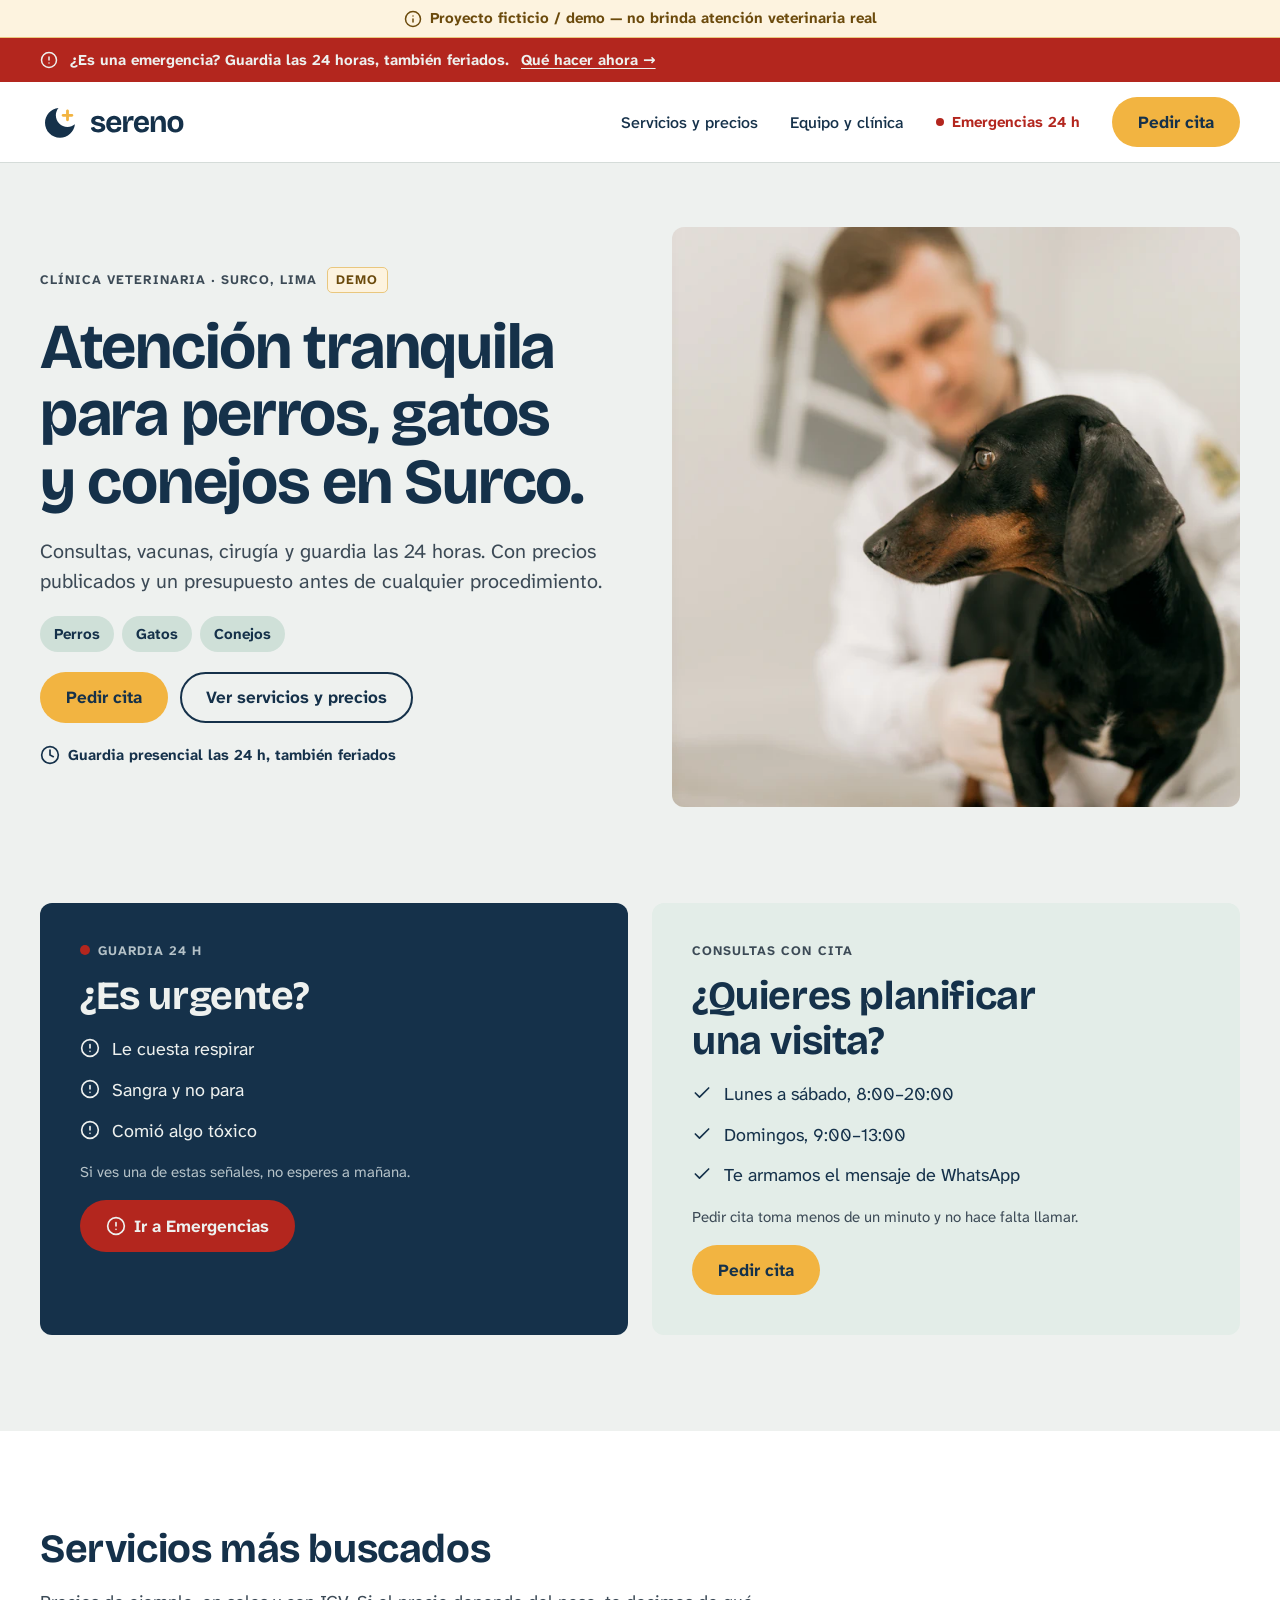
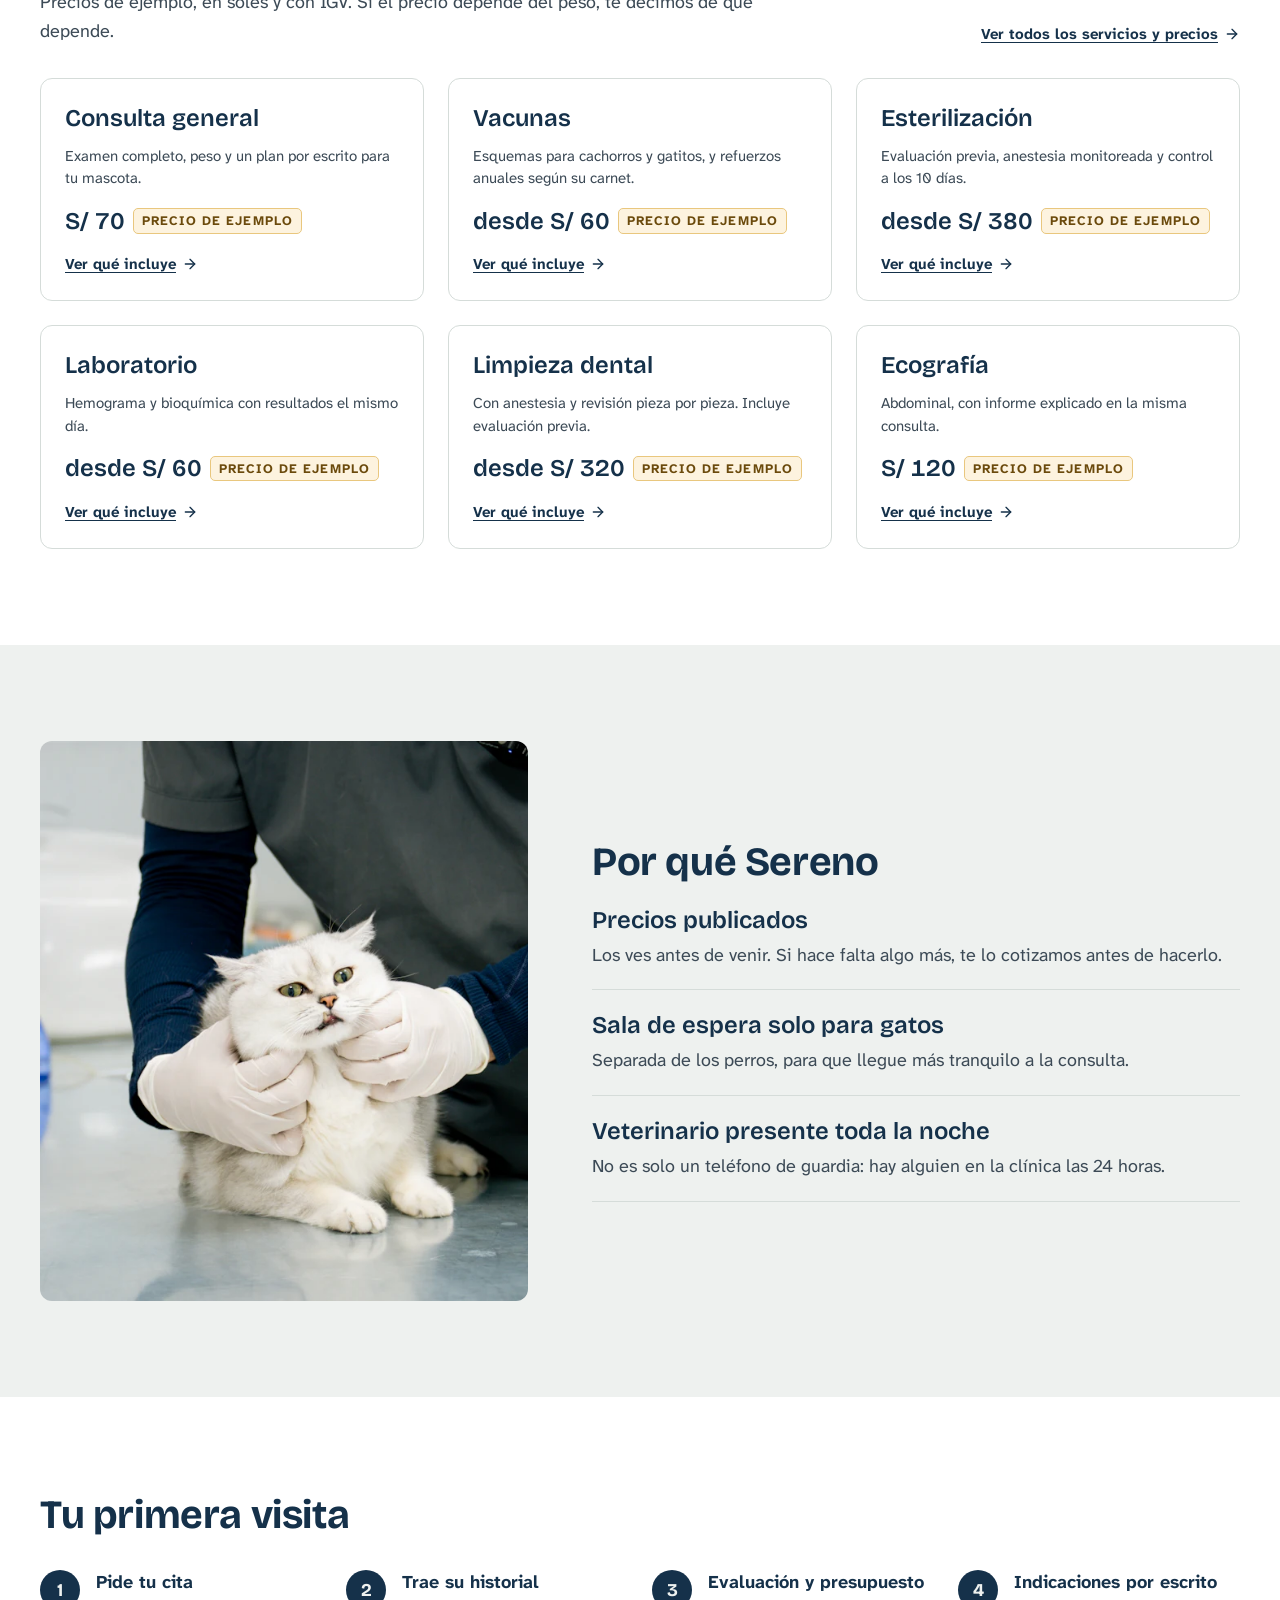
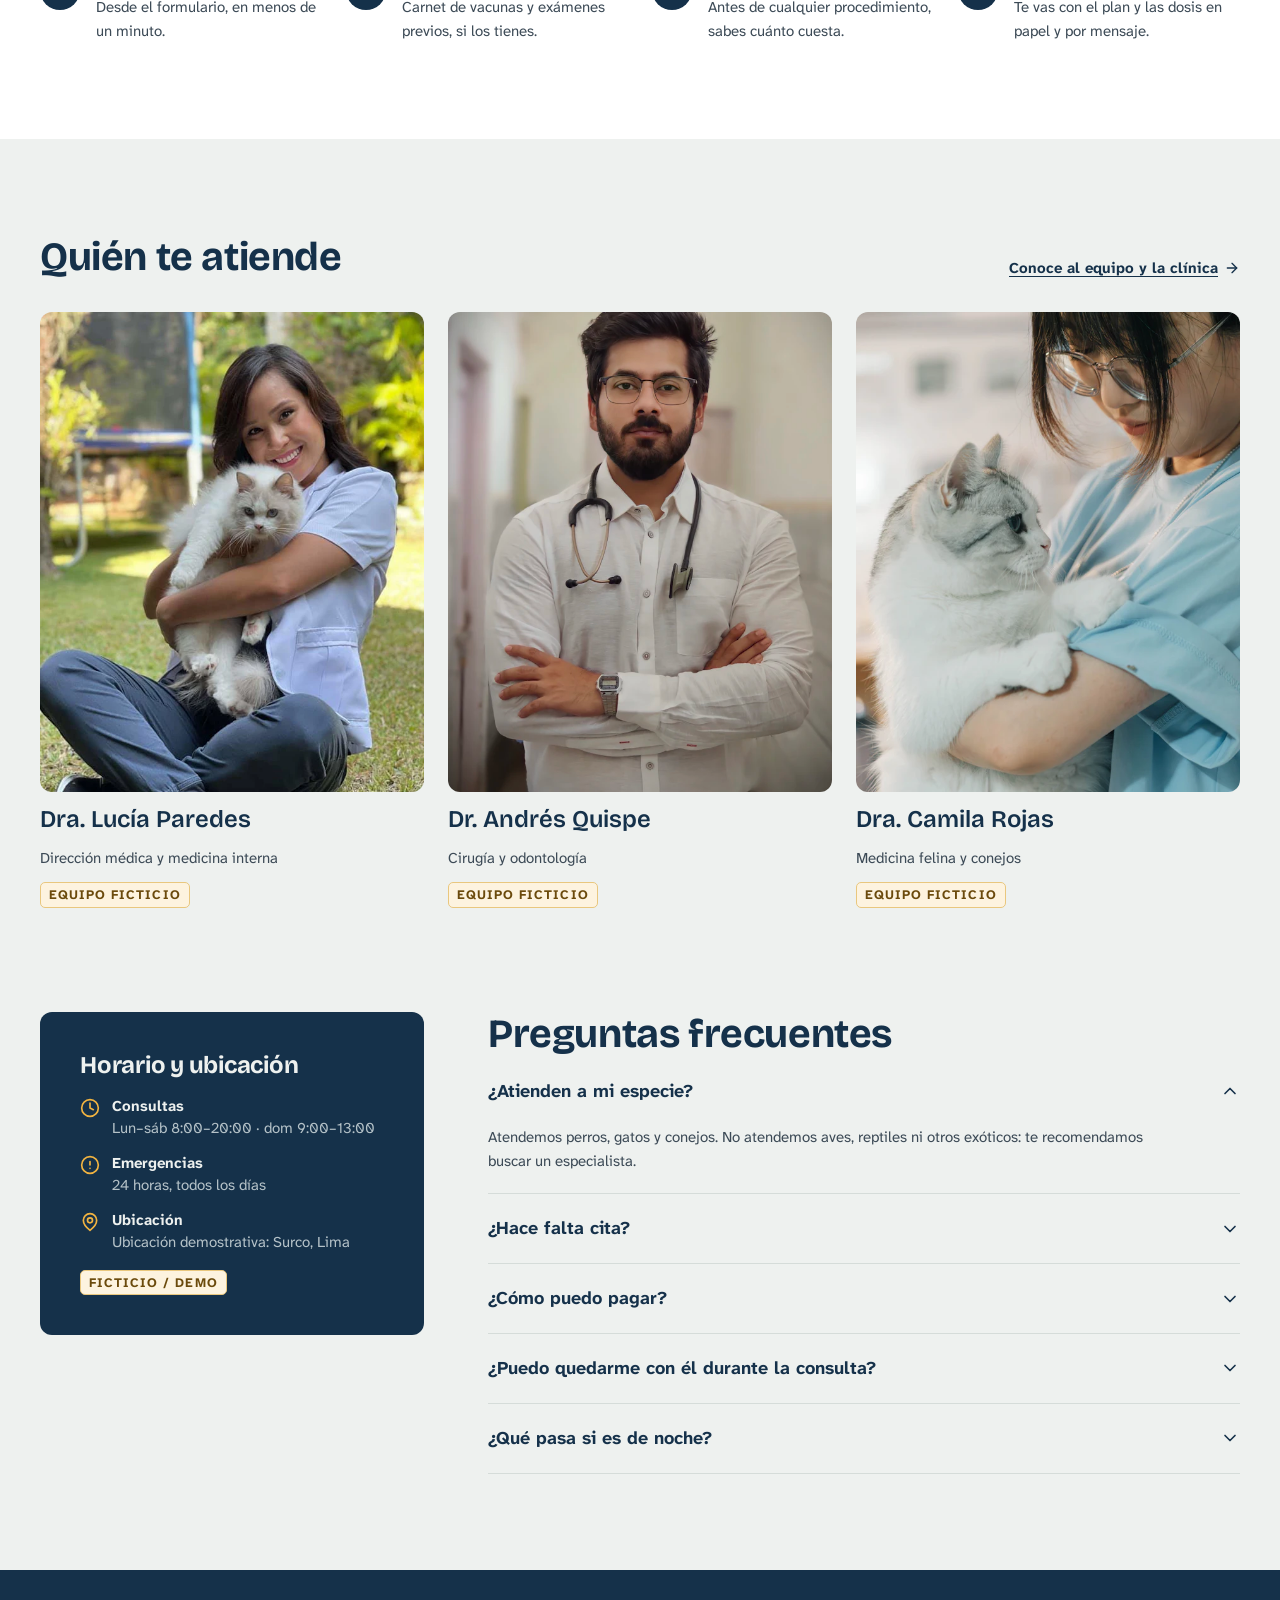
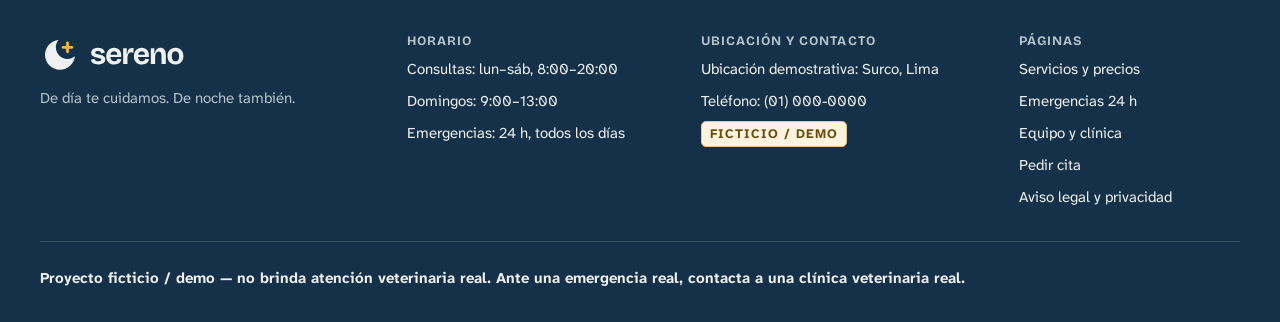
<file: index.html>
<!doctype html>
<html lang="es-PE">
<head>
<meta charset="utf-8">
<meta name="viewport" content="width=device-width, initial-scale=1, viewport-fit=cover">
<title>Sereno · Clínica veterinaria en Surco con guardia 24 h</title>
<meta name="description" content="Consultas, vacunas, cirugía y emergencias 24 horas para perros, gatos y conejos en Santiago de Surco. Precios publicados. Proyecto ficticio de demostración.">
<!-- Sitio ficticio de portafolio: no debe aparecer en buscadores (DECISIONS.md) -->
<meta name="robots" content="noindex, nofollow">
<link rel="canonical" href="https://rmsk563-creator.github.io/sereno/">
<meta name="theme-color" content="#15314A">
<meta property="og:type" content="website">
<meta property="og:locale" content="es_PE">
<meta property="og:site_name" content="Sereno · clínica veterinaria ficticia">
<meta property="og:title" content="Sereno · Clínica veterinaria en Surco con guardia 24 h">
<meta property="og:description" content="Consultas, vacunas, cirugía y emergencias 24 horas para perros, gatos y conejos en Santiago de Surco. Precios publicados. Proyecto ficticio de demostración.">
<meta property="og:url" content="https://rmsk563-creator.github.io/sereno/">
<meta property="og:image" content="https://rmsk563-creator.github.io/sereno/assets/og.png">
<meta name="twitter:card" content="summary_large_image">
<link rel="icon" href="favicon.svg" type="image/svg+xml">
<link rel="icon" href="assets/logos/icono-32.png" sizes="32x32" type="image/png">
<link rel="apple-touch-icon" href="assets/logos/icono-180.png">
<link rel="preconnect" href="https://fonts.googleapis.com">
<link rel="preconnect" href="https://fonts.gstatic.com" crossorigin>
<link rel="stylesheet" href="https://fonts.googleapis.com/css2?family=Bricolage+Grotesque:opsz,wght@12..96,500;12..96,600;12..96,700&amp;family=Atkinson+Hyperlegible+Next:wght@400;500;700&amp;display=swap">
<link rel="stylesheet" href="styles.css?v=1">
<script type="application/ld+json">
{"@context":"https://schema.org","@type":"VeterinaryCare","name":"Sereno (clínica veterinaria ficticia)","description":"Proyecto ficticio de portafolio. No brinda atención veterinaria real.","url":"https://rmsk563-creator.github.io/sereno/","address":{"@type":"PostalAddress","addressLocality":"Santiago de Surco","addressRegion":"Lima","addressCountry":"PE"}}
</script>
</head>
<body class="pagina-inicio">
<a class="saltar" href="#contenido">Saltar al contenido</a>
<section class="aviso-demo" aria-label="Aviso"><svg class="icono icono--18" aria-hidden="true" focusable="false"><use href="assets/iconos/iconos.svg#info"></use></svg><p>Proyecto ficticio / demo — no brinda atención veterinaria real</p></section>
<nav aria-label="Acceso a emergencias"><a class="franja" href="emergencias.html">
  <span class="contenedor franja__fila"><svg class="icono icono--18" aria-hidden="true" focusable="false"><use href="assets/iconos/iconos.svg#alerta"></use></svg><span>¿Es una emergencia? Guardia las 24 horas, también feriados.</span> <span class="franja__accion">Qué hacer ahora →</span></span>
</a></nav>
<header class="cabecera">
  <div class="contenedor cabecera__fila">
    <a class="logo" href="index.html" aria-current="page"><img src="assets/logos/logo-claro.svg" alt="Sereno, clínica veterinaria · Inicio" width="145" height="40"></a>
    <nav class="nav" aria-label="Principal">
      <ul class="nav__lista">
        <li><a class="nav__enlace" href="servicios.html">Servicios y precios</a></li>
        <li><a class="nav__enlace" href="equipo.html">Equipo y clínica</a></li>
        <li><a class="nav__enlace nav__enlace--urgencia" href="emergencias.html">Emergencias 24&nbsp;h</a></li>
        <li><a class="boton boton--farol" href="cita.html">Pedir cita</a></li>
      </ul>
    </nav>
    <button class="boton-menu" type="button" data-abrir-menu aria-haspopup="dialog" aria-controls="menu" aria-expanded="false"><svg class="icono" aria-hidden="true" focusable="false"><use href="assets/iconos/iconos.svg#menu"></use></svg>Menú</button>
  </div>
</header>
<main id="contenido" tabindex="-1">
<div class="contenedor portada">
  <div class="portada__texto">
    <p class="portada__antetitulo t-etiqueta">Clínica veterinaria · Surco, Lima <span class="etiqueta-demo">Demo</span></p>
    <h1>Atención tranquila para perros, gatos y conejos en Surco.</h1>
    <p class="t-entradilla">Consultas, vacunas, cirugía y guardia las 24&nbsp;horas. Con precios publicados y un presupuesto antes de cualquier procedimiento.</p>
    <ul class="fichas" aria-label="Especies que atendemos"><li class="ficha">Perros</li><li class="ficha">Gatos</li><li class="ficha">Conejos</li></ul>
    <div class="botones botones--apiladas-movil">
      <a class="boton boton--farol" href="cita.html">Pedir cita</a>
      <a class="boton boton--linea" href="servicios.html">Ver servicios y precios</a>
    </div>
    <p class="dato"><svg class="icono" aria-hidden="true" focusable="false"><use href="assets/iconos/iconos.svg#reloj"></use></svg>Guardia presencial las 24&nbsp;h, también feriados</p>
  </div>
  <img class="portada__foto" src="assets/fotos/portada-veterinario-dachshund-1200.webp" srcset="assets/fotos/portada-veterinario-dachshund-700.webp 700w, assets/fotos/portada-veterinario-dachshund-1200.webp 1200w" sizes="(min-width: 900px) 588px, 100vw" alt="Un veterinario revisa a un perro salchicha negro sobre la mesa de consulta." width="1200" height="1224" fetchpriority="high">
</div>

<div class="contenedor caminos">
  <section class="bloque bloque--noche sobre-noche" aria-labelledby="t-urgente">
    <p class="bloque__antetitulo t-etiqueta" style="color:var(--texto-invertido-suave)"><span class="punto-urgencia"></span>Guardia 24&nbsp;h</p>
    <h2 id="t-urgente">¿Es urgente?</h2>
    <ul class="lista-iconos"><li><svg class="icono" aria-hidden="true" focusable="false"><use href="assets/iconos/iconos.svg#alerta"></use></svg>Le cuesta respirar</li><li><svg class="icono" aria-hidden="true" focusable="false"><use href="assets/iconos/iconos.svg#alerta"></use></svg>Sangra y no para</li><li><svg class="icono" aria-hidden="true" focusable="false"><use href="assets/iconos/iconos.svg#alerta"></use></svg>Comió algo tóxico</li></ul>
    <p class="t-pequeno" style="color:var(--texto-invertido-suave)">Si ves una de estas señales, no esperes a mañana.</p>
    <a class="boton boton--urgencia" href="emergencias.html"><svg class="icono" aria-hidden="true" focusable="false"><use href="assets/iconos/iconos.svg#alerta"></use></svg>Ir a Emergencias</a>
  </section>
  <section class="bloque bloque--salvia" aria-labelledby="t-planificar">
    <p class="t-etiqueta suave">Consultas con cita</p>
    <h2 id="t-planificar">¿Quieres planificar una visita?</h2>
    <ul class="lista-iconos"><li><svg class="icono" aria-hidden="true" focusable="false"><use href="assets/iconos/iconos.svg#check"></use></svg>Lunes a sábado, 8:00–20:00</li><li><svg class="icono" aria-hidden="true" focusable="false"><use href="assets/iconos/iconos.svg#check"></use></svg>Domingos, 9:00–13:00</li><li><svg class="icono" aria-hidden="true" focusable="false"><use href="assets/iconos/iconos.svg#check"></use></svg>Te armamos el mensaje de WhatsApp</li></ul>
    <p class="t-pequeno suave">Pedir cita toma menos de un minuto y no hace falta llamar.</p>
    <a class="boton boton--farol" href="cita.html">Pedir cita</a>
  </section>
</div>

<section class="seccion seccion--superficie" aria-labelledby="t-servicios">
  <div class="contenedor">
    <div class="seccion__encabezado seccion__encabezado--fila">
      <div class="pila" style="max-width:720px"><h2 id="t-servicios">Servicios más buscados</h2><p class="suave">Precios de ejemplo, en soles y con IGV. Si el precio depende del peso, te decimos de qué depende.</p></div>
      <a class="enlace-flecha" href="servicios.html">Ver todos los servicios y precios<svg class="icono icono--16" aria-hidden="true" focusable="false"><use href="assets/iconos/iconos.svg#flecha-der"></use></svg></a>
    </div>
    <div class="rejilla rejilla--3 revelar">
      <article class="tarjeta-servicio">
  <h3>Consulta general</h3>
  <p class="t-pequeno suave">Examen completo, peso y un plan por escrito para tu mascota.</p>
  <p class="precio-fila"><span class="precio-medio">S/ 70</span><span class="etiqueta-demo">Precio de ejemplo</span></p>
  <a class="tarjeta-servicio__enlace enlace-flecha" href="servicios.html#consulta-general">Ver qué incluye<span class="visualmente-oculto">: Consulta general</span><svg class="icono icono--16" aria-hidden="true" focusable="false"><use href="assets/iconos/iconos.svg#flecha-der"></use></svg></a>
</article><article class="tarjeta-servicio">
  <h3>Vacunas</h3>
  <p class="t-pequeno suave">Esquemas para cachorros y gatitos, y refuerzos anuales según su carnet.</p>
  <p class="precio-fila"><span class="precio-medio">desde S/ 60</span><span class="etiqueta-demo">Precio de ejemplo</span></p>
  <a class="tarjeta-servicio__enlace enlace-flecha" href="servicios.html#vacunas">Ver qué incluye<span class="visualmente-oculto">: Vacunas</span><svg class="icono icono--16" aria-hidden="true" focusable="false"><use href="assets/iconos/iconos.svg#flecha-der"></use></svg></a>
</article><article class="tarjeta-servicio">
  <h3>Esterilización</h3>
  <p class="t-pequeno suave">Evaluación previa, anestesia monitoreada y control a los 10 días.</p>
  <p class="precio-fila"><span class="precio-medio">desde S/ 380</span><span class="etiqueta-demo">Precio de ejemplo</span></p>
  <a class="tarjeta-servicio__enlace enlace-flecha" href="servicios.html#esterilizacion-gata">Ver qué incluye<span class="visualmente-oculto">: Esterilización</span><svg class="icono icono--16" aria-hidden="true" focusable="false"><use href="assets/iconos/iconos.svg#flecha-der"></use></svg></a>
</article><article class="tarjeta-servicio">
  <h3>Laboratorio</h3>
  <p class="t-pequeno suave">Hemograma y bioquímica con resultados el mismo día.</p>
  <p class="precio-fila"><span class="precio-medio">desde S/ 60</span><span class="etiqueta-demo">Precio de ejemplo</span></p>
  <a class="tarjeta-servicio__enlace enlace-flecha" href="servicios.html#hemograma">Ver qué incluye<span class="visualmente-oculto">: Laboratorio</span><svg class="icono icono--16" aria-hidden="true" focusable="false"><use href="assets/iconos/iconos.svg#flecha-der"></use></svg></a>
</article><article class="tarjeta-servicio">
  <h3>Limpieza dental</h3>
  <p class="t-pequeno suave">Con anestesia y revisión pieza por pieza. Incluye evaluación previa.</p>
  <p class="precio-fila"><span class="precio-medio">desde S/ 320</span><span class="etiqueta-demo">Precio de ejemplo</span></p>
  <a class="tarjeta-servicio__enlace enlace-flecha" href="servicios.html#limpieza-dental">Ver qué incluye<span class="visualmente-oculto">: Limpieza dental</span><svg class="icono icono--16" aria-hidden="true" focusable="false"><use href="assets/iconos/iconos.svg#flecha-der"></use></svg></a>
</article><article class="tarjeta-servicio">
  <h3>Ecografía</h3>
  <p class="t-pequeno suave">Abdominal, con informe explicado en la misma consulta.</p>
  <p class="precio-fila"><span class="precio-medio">S/ 120</span><span class="etiqueta-demo">Precio de ejemplo</span></p>
  <a class="tarjeta-servicio__enlace enlace-flecha" href="servicios.html#ecografia-abdominal">Ver qué incluye<span class="visualmente-oculto">: Ecografía</span><svg class="icono icono--16" aria-hidden="true" focusable="false"><use href="assets/iconos/iconos.svg#flecha-der"></use></svg></a>
</article>
    </div>
  </div>
</section>

<section class="seccion" aria-labelledby="t-porque">
  <div class="contenedor por-que revelar">
    <img src="assets/fotos/gato-en-consulta-1000.webp" srcset="assets/fotos/gato-en-consulta-600.webp 600w, assets/fotos/gato-en-consulta-1000.webp 1000w" sizes="(min-width: 900px) 488px, 100vw" alt="Un gato blanco de pelo largo sobre la mesa de consulta, sujetado con suavidad por manos con guantes." width="1000" height="1148" loading="lazy" decoding="async">
    <div>
      <h2 id="t-porque">Por qué Sereno</h2>
      <div class="razon"><h3>Precios publicados</h3><p class="suave">Los ves antes de venir. Si hace falta algo más, te lo cotizamos antes de hacerlo.</p></div>
      <div class="razon"><h3>Sala de espera solo para gatos</h3><p class="suave">Separada de los perros, para que llegue más tranquilo a la consulta.</p></div>
      <div class="razon"><h3>Veterinario presente toda la noche</h3><p class="suave">No es solo un teléfono de guardia: hay alguien en la clínica las 24&nbsp;horas.</p></div>
    </div>
  </div>
</section>

<section class="seccion seccion--superficie" aria-labelledby="t-visita">
  <div class="contenedor revelar">
    <h2 id="t-visita" class="seccion__encabezado">Tu primera visita</h2>
    <ol class="pasos pasos--4">
      <li class="paso"><span class="paso__numero" aria-hidden="true">1</span><div><span class="paso__titulo">Pide tu cita</span><p class="paso__texto">Desde el formulario, en menos de un minuto.</p></div></li>
      <li class="paso"><span class="paso__numero" aria-hidden="true">2</span><div><span class="paso__titulo">Trae su historial</span><p class="paso__texto">Carnet de vacunas y exámenes previos, si los tienes.</p></div></li>
      <li class="paso"><span class="paso__numero" aria-hidden="true">3</span><div><span class="paso__titulo">Evaluación y presupuesto</span><p class="paso__texto">Antes de cualquier procedimiento, sabes cuánto cuesta.</p></div></li>
      <li class="paso"><span class="paso__numero" aria-hidden="true">4</span><div><span class="paso__titulo">Indicaciones por escrito</span><p class="paso__texto">Te vas con el plan y las dosis en papel y por mensaje.</p></div></li>
    </ol>
  </div>
</section>

<section class="seccion" aria-labelledby="t-equipo">
  <div class="contenedor revelar">
    <div class="seccion__encabezado seccion__encabezado--fila"><h2 id="t-equipo">Quién te atiende</h2><a class="enlace-flecha" href="equipo.html">Conoce al equipo y la clínica<svg class="icono icono--16" aria-hidden="true" focusable="false"><use href="assets/iconos/iconos.svg#flecha-der"></use></svg></a></div>
    <div class="carrusel" tabindex="0" aria-label="Veterinarios (desliza para ver más)">
      <article class="tarjeta-vet">
  <img class="tarjeta-vet__foto" src="assets/fotos/vet-paredes.webp" alt="" width="640" height="760" loading="lazy" decoding="async">
  <h3>Dra. Lucía Paredes</h3>
  <p class="tarjeta-vet__enfoque">Dirección médica y medicina interna</p>
  
  <span class="etiqueta-demo">Equipo ficticio</span>
</article><article class="tarjeta-vet">
  <img class="tarjeta-vet__foto" src="assets/fotos/vet-quispe.webp" alt="" width="640" height="760" loading="lazy" decoding="async">
  <h3>Dr. Andrés Quispe</h3>
  <p class="tarjeta-vet__enfoque">Cirugía y odontología</p>
  
  <span class="etiqueta-demo">Equipo ficticio</span>
</article><article class="tarjeta-vet">
  <img class="tarjeta-vet__foto" src="assets/fotos/vet-rojas.webp" alt="" width="640" height="760" loading="lazy" decoding="async">
  <h3>Dra. Camila Rojas</h3>
  <p class="tarjeta-vet__enfoque">Medicina felina y conejos</p>
  
  <span class="etiqueta-demo">Equipo ficticio</span>
</article>
    </div>
  </div>
</section>

<div class="contenedor horario-faq">
  <section class="bloque bloque--noche sobre-noche" aria-labelledby="t-horario">
    <h2 id="t-horario" style="font-size:var(--tipo-titulo-3)">Horario y ubicación</h2>
    <ul class="lista-iconos t-pequeno">
      <li><span style="color:var(--farol)"><svg class="icono" aria-hidden="true" focusable="false"><use href="assets/iconos/iconos.svg#reloj"></use></svg></span><span><strong>Consultas</strong><br><span style="color:var(--texto-invertido-suave)">Lun–sáb 8:00–20:00 · dom 9:00–13:00</span></span></li>
      <li><span style="color:var(--farol)"><svg class="icono" aria-hidden="true" focusable="false"><use href="assets/iconos/iconos.svg#alerta"></use></svg></span><span><strong>Emergencias</strong><br><span style="color:var(--texto-invertido-suave)">24&nbsp;horas, todos los días</span></span></li>
      <li><span style="color:var(--farol)"><svg class="icono" aria-hidden="true" focusable="false"><use href="assets/iconos/iconos.svg#ubicacion"></use></svg></span><span><strong>Ubicación</strong><br><span style="color:var(--texto-invertido-suave)">Ubicación demostrativa: Surco, Lima</span></span></li>
    </ul>
    <span class="etiqueta-demo">Ficticio / demo</span>
  </section>
  <section aria-labelledby="t-faq">
    <h2 id="t-faq">Preguntas frecuentes</h2>
    <div class="preguntas">
      <details class="pregunta" open><summary>¿Atienden a mi especie?<svg class="icono" aria-hidden="true" focusable="false"><use href="assets/iconos/iconos.svg#flecha-abajo"></use></svg></summary><p class="pregunta__respuesta">Atendemos perros, gatos y conejos. No atendemos aves, reptiles ni otros exóticos: te recomendamos buscar un especialista.</p></details>
      <details class="pregunta"><summary>¿Hace falta cita?<svg class="icono" aria-hidden="true" focusable="false"><use href="assets/iconos/iconos.svg#flecha-abajo"></use></svg></summary><p class="pregunta__respuesta">Para consultas sí, así no esperas. Para emergencias, no: ven directamente.</p></details>
      <details class="pregunta"><summary>¿Cómo puedo pagar?<svg class="icono" aria-hidden="true" focusable="false"><use href="assets/iconos/iconos.svg#flecha-abajo"></use></svg></summary><p class="pregunta__respuesta">Efectivo, tarjeta de débito o crédito y transferencia. Te damos el presupuesto antes de empezar.</p></details>
      <details class="pregunta"><summary>¿Puedo quedarme con él durante la consulta?<svg class="icono" aria-hidden="true" focusable="false"><use href="assets/iconos/iconos.svg#flecha-abajo"></use></svg></summary><p class="pregunta__respuesta">Sí, en la consulta siempre. En cirugía te avisamos en cuanto despierte.</p></details>
      <details class="pregunta"><summary>¿Qué pasa si es de noche?<svg class="icono" aria-hidden="true" focusable="false"><use href="assets/iconos/iconos.svg#flecha-abajo"></use></svg></summary><p class="pregunta__respuesta">Hay un veterinario en la clínica toda la noche. Revisa la página de Emergencias antes de salir.</p></details>
    </div>
  </section>
</div>
</main>
<footer class="pie sobre-noche">
  <div class="contenedor">
    <div class="pie__columnas">
      <div class="pie__marca">
        <img src="assets/logos/logo-oscuro.svg" alt="Sereno" width="145" height="40">
        <p class="pie__lema">De día te cuidamos. De noche también.</p>
      </div>
      <div>
        <h2 class="pie__titulo t-etiqueta">Horario</h2>
        <ul class="pie__lista"><li>Consultas: lun–sáb, 8:00–20:00</li><li>Domingos: 9:00–13:00</li><li>Emergencias: 24&nbsp;h, todos los días</li></ul>
      </div>
      <div>
        <h2 class="pie__titulo t-etiqueta">Ubicación y contacto</h2>
        <ul class="pie__lista"><li>Ubicación demostrativa: Surco, Lima</li><li>Teléfono: (01) 000-0000</li><li><span class="etiqueta-demo">Ficticio / demo</span></li></ul>
      </div>
      <nav aria-label="Pie de página">
        <h2 class="pie__titulo t-etiqueta">Páginas</h2>
        <ul class="pie__lista"><li><a href="servicios.html">Servicios y precios</a></li><li><a href="emergencias.html">Emergencias 24&nbsp;h</a></li><li><a href="equipo.html">Equipo y clínica</a></li><li><a href="cita.html">Pedir cita</a></li><li><a href="legal.html">Aviso legal y privacidad</a></li></ul>
      </nav>
    </div>
    <p class="pie__aviso">Proyecto ficticio / demo — no brinda atención veterinaria real. Ante una emergencia real, contacta a una clínica veterinaria real.</p>
  </div>
</footer>
<nav class="barra-inferior" aria-label="Acciones rápidas">
  <a class="boton boton--urgencia" href="emergencias.html"><svg class="icono" aria-hidden="true" focusable="false"><use href="assets/iconos/iconos.svg#alerta"></use></svg>Emergencia</a>
  <a class="boton boton--farol" href="cita.html">Pedir cita</a>
</nav>
<dialog class="menu" id="menu" aria-label="Menú">
  <p class="aviso-demo"><svg class="icono icono--18" aria-hidden="true" focusable="false"><use href="assets/iconos/iconos.svg#info"></use></svg><span>Proyecto ficticio / demo — no brinda atención veterinaria real</span></p>
  <div class="menu__cabecera">
    <img src="assets/logos/logo-claro.svg" alt="" width="145" height="40">
    <button class="boton-menu" type="button" data-cerrar-menu><svg class="icono" aria-hidden="true" focusable="false"><use href="assets/iconos/iconos.svg#cerrar"></use></svg>Cerrar</button>
  </div>
  <nav aria-label="Menú principal">
    <ul class="menu__lista">
      <li><a class="menu__enlace" href="index.html" aria-current="page">Inicio <span class="etiqueta-demo">Página actual</span></a></li>
      <li><a class="menu__enlace" href="servicios.html">Servicios y precios</a></li>
      <li><a class="menu__enlace menu__enlace--urgencia" href="emergencias.html">Emergencias 24&nbsp;h</a></li>
      <li><a class="menu__enlace" href="equipo.html">Equipo y clínica</a></li>
      <li><a class="menu__enlace" href="cita.html">Pedir cita</a></li>
    </ul>
  </nav>
  <p class="menu__hoy" data-horario-hoy><span class="t-etiqueta suave" data-dia>Horario</span><span data-horas>Consultas lun–sáb 8:00–20:00 · dom 9:00–13:00 · Emergencias 24&nbsp;h</span></p>
</dialog>
<p class="visualmente-oculto" id="anuncio-demo" role="status" aria-live="polite"></p>
<script src="app.js?v=1" defer></script>
</body>
</html>
</file>
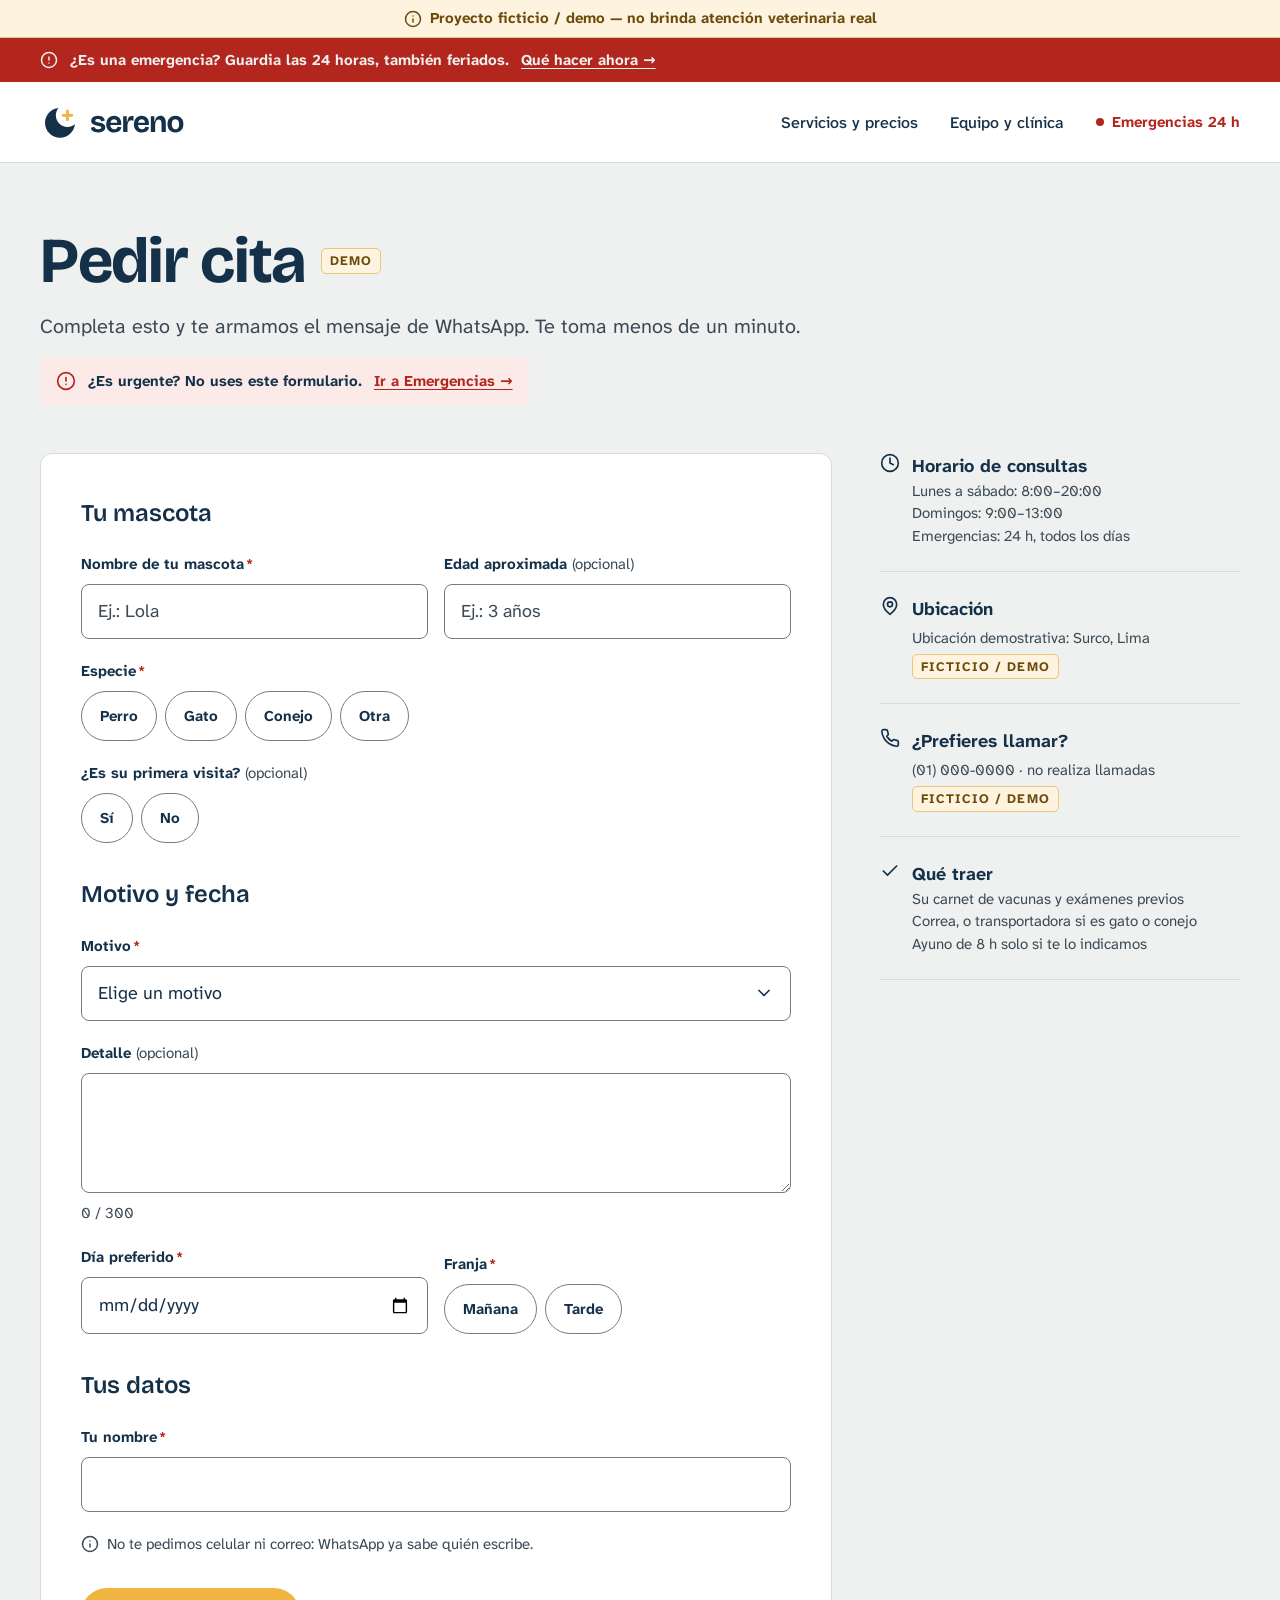
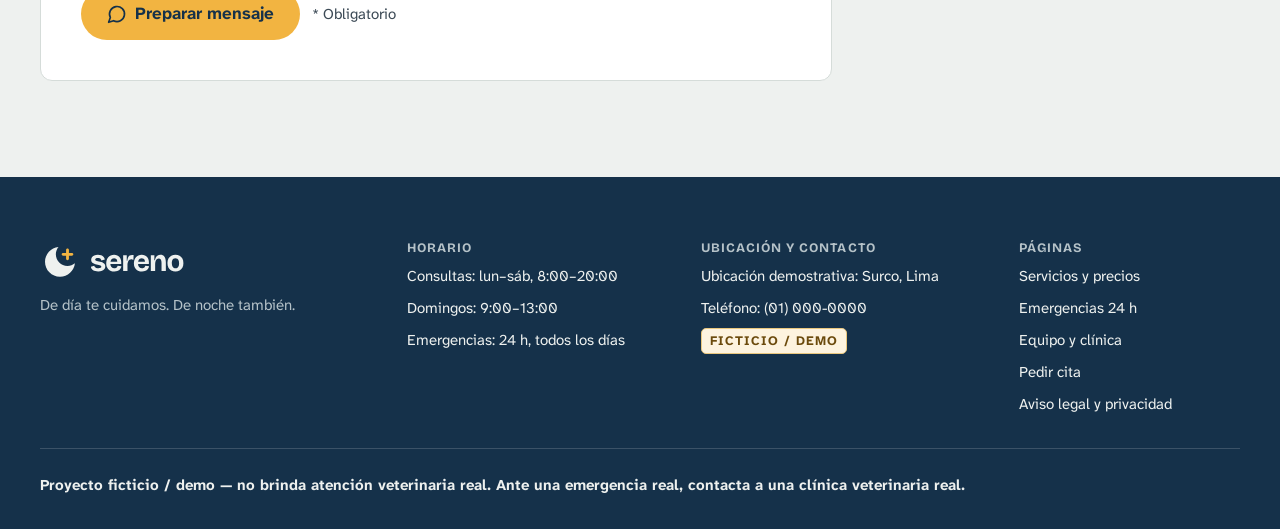
<file: cita.html>
<!doctype html>
<html lang="es-PE">
<head>
<meta charset="utf-8">
<meta name="viewport" content="width=device-width, initial-scale=1, viewport-fit=cover">
<title>Pedir cita · Sereno, veterinaria en Surco</title>
<meta name="description" content="Pide una cita para tu perro, gato o conejo por WhatsApp en menos de un minuto. Horario y qué traer. Proyecto ficticio: nadie confirma la cita.">
<!-- Sitio ficticio de portafolio: no debe aparecer en buscadores (DECISIONS.md) -->
<meta name="robots" content="noindex, nofollow">
<link rel="canonical" href="https://rmsk563-creator.github.io/sereno/cita.html">
<meta name="theme-color" content="#15314A">
<meta property="og:type" content="website">
<meta property="og:locale" content="es_PE">
<meta property="og:site_name" content="Sereno · clínica veterinaria ficticia">
<meta property="og:title" content="Pedir cita · Sereno, veterinaria en Surco">
<meta property="og:description" content="Pide una cita para tu perro, gato o conejo por WhatsApp en menos de un minuto. Horario y qué traer. Proyecto ficticio: nadie confirma la cita.">
<meta property="og:url" content="https://rmsk563-creator.github.io/sereno/cita.html">
<meta property="og:image" content="https://rmsk563-creator.github.io/sereno/assets/og.png">
<meta name="twitter:card" content="summary_large_image">
<link rel="icon" href="favicon.svg" type="image/svg+xml">
<link rel="icon" href="assets/logos/icono-32.png" sizes="32x32" type="image/png">
<link rel="apple-touch-icon" href="assets/logos/icono-180.png">
<link rel="preconnect" href="https://fonts.googleapis.com">
<link rel="preconnect" href="https://fonts.gstatic.com" crossorigin>
<link rel="stylesheet" href="https://fonts.googleapis.com/css2?family=Bricolage+Grotesque:opsz,wght@12..96,500;12..96,600;12..96,700&amp;family=Atkinson+Hyperlegible+Next:wght@400;500;700&amp;display=swap">
<link rel="stylesheet" href="styles.css?v=1">
</head>
<body class="">
<a class="saltar" href="#contenido">Saltar al contenido</a>
<section class="aviso-demo" aria-label="Aviso"><svg class="icono icono--18" aria-hidden="true" focusable="false"><use href="assets/iconos/iconos.svg#info"></use></svg><p>Proyecto ficticio / demo — no brinda atención veterinaria real</p></section>
<nav aria-label="Acceso a emergencias"><a class="franja" href="emergencias.html">
  <span class="contenedor franja__fila"><svg class="icono icono--18" aria-hidden="true" focusable="false"><use href="assets/iconos/iconos.svg#alerta"></use></svg><span>¿Es una emergencia? Guardia las 24 horas, también feriados.</span> <span class="franja__accion">Qué hacer ahora →</span></span>
</a></nav>
<header class="cabecera">
  <div class="contenedor cabecera__fila">
    <a class="logo" href="index.html"><img src="assets/logos/logo-claro.svg" alt="Sereno, clínica veterinaria · Inicio" width="145" height="40"></a>
    <nav class="nav" aria-label="Principal">
      <ul class="nav__lista">
        <li><a class="nav__enlace" href="servicios.html">Servicios y precios</a></li>
        <li><a class="nav__enlace" href="equipo.html">Equipo y clínica</a></li>
        <li><a class="nav__enlace nav__enlace--urgencia" href="emergencias.html">Emergencias 24&nbsp;h</a></li>
        
      </ul>
    </nav>
    <button class="boton-menu" type="button" data-abrir-menu aria-haspopup="dialog" aria-controls="menu" aria-expanded="false"><svg class="icono" aria-hidden="true" focusable="false"><use href="assets/iconos/iconos.svg#menu"></use></svg>Menú</button>
  </div>
</header>
<main id="contenido" tabindex="-1">
<div class="contenedor encabezado-pagina">
  <div class="encabezado-pagina__titulo"><h1>Pedir cita</h1><span class="etiqueta-demo">Demo</span></div>
  <p class="t-entradilla">Completa esto y te armamos el mensaje de WhatsApp. Te toma menos de un minuto.</p>
  <p class="aviso-urgencia"><svg class="icono" aria-hidden="true" focusable="false"><use href="assets/iconos/iconos.svg#alerta"></use></svg><span>¿Es urgente? No uses este formulario.</span><a href="emergencias.html">Ir a Emergencias →</a></p>
</div>
<div class="contenedor cita">
  <div>
    <form class="tarjeta-formulario" id="form-cita" novalidate aria-labelledby="t-form">
      <h2 id="t-form" class="visualmente-oculto">Datos de la cita</h2>
      <div class="resumen-errores" id="resumen-errores" role="alert" tabindex="-1" hidden><svg class="icono" aria-hidden="true" focusable="false"><use href="assets/iconos/iconos.svg#alerta"></use></svg><p id="resumen-texto"></p></div>

      <fieldset class="grupo-campos">
        <legend>Tu mascota</legend>
        <div class="fila-campos">
          <div class="campo">
            <label class="campo__rotulo" for="nombre-mascota">Nombre de tu mascota<span class="campo__obligatorio" aria-hidden="true">*</span></label>
            <input class="campo__control" id="nombre-mascota" name="nombre-mascota" type="text" placeholder="Ej.: Lola" maxlength="40" required aria-describedby="error-nombre-mascota" autocomplete="off">
            <p class="campo__error" id="error-nombre-mascota" hidden><svg class="icono icono--16" aria-hidden="true" focusable="false"><use href="assets/iconos/iconos.svg#alerta"></use></svg><span></span></p>
          </div>
          <div class="campo">
            <label class="campo__rotulo" for="edad">Edad aproximada <span class="suave" style="font-weight:400">(opcional)</span></label>
            <input class="campo__control" id="edad" name="edad" type="text" placeholder="Ej.: 3 años" maxlength="20" autocomplete="off">
          </div>
        </div>
        <fieldset class="opciones" id="especie" aria-describedby="error-especie">
          <legend>Especie<span class="campo__obligatorio" aria-hidden="true">*</span><span class="visualmente-oculto"> (obligatorio)</span></legend>
          <div class="opciones__fila">
            <label class="opcion"><input type="radio" name="especie" value="perro"><span><svg class="icono icono--18" aria-hidden="true" focusable="false"><use href="assets/iconos/iconos.svg#check"></use></svg>Perro</span></label><label class="opcion"><input type="radio" name="especie" value="gato"><span><svg class="icono icono--18" aria-hidden="true" focusable="false"><use href="assets/iconos/iconos.svg#check"></use></svg>Gato</span></label><label class="opcion"><input type="radio" name="especie" value="conejo"><span><svg class="icono icono--18" aria-hidden="true" focusable="false"><use href="assets/iconos/iconos.svg#check"></use></svg>Conejo</span></label><label class="opcion"><input type="radio" name="especie" value="otra"><span><svg class="icono icono--18" aria-hidden="true" focusable="false"><use href="assets/iconos/iconos.svg#check"></use></svg>Otra</span></label>
          </div>
          <p class="campo__error" id="error-especie" hidden><svg class="icono icono--16" aria-hidden="true" focusable="false"><use href="assets/iconos/iconos.svg#alerta"></use></svg><span></span></p>
        </fieldset>
        <fieldset class="opciones">
          <legend>¿Es su primera visita? <span class="suave" style="font-weight:400">(opcional)</span></legend>
          <div class="opciones__fila">
            <label class="opcion"><input type="radio" name="primera" value="si"><span><svg class="icono icono--18" aria-hidden="true" focusable="false"><use href="assets/iconos/iconos.svg#check"></use></svg>Sí</span></label>
            <label class="opcion"><input type="radio" name="primera" value="no"><span><svg class="icono icono--18" aria-hidden="true" focusable="false"><use href="assets/iconos/iconos.svg#check"></use></svg>No</span></label>
          </div>
        </fieldset>
      </fieldset>

      <fieldset class="grupo-campos">
        <legend>Motivo y fecha</legend>
        <div class="campo">
          <label class="campo__rotulo" for="motivo">Motivo<span class="campo__obligatorio" aria-hidden="true">*</span></label>
          <select class="campo__control" id="motivo" name="motivo" required aria-describedby="error-motivo">
            <option value="">Elige un motivo</option>
            <option value="consulta">Consulta general</option>
            <option value="vacunas">Vacunas</option>
            <option value="desparasitacion">Desparasitación</option>
            <option value="examenes">Exámenes (análisis, radiografía o ecografía)</option>
            <option value="esterilizacion">Esterilización (evaluación previa)</option>
            <option value="dental">Limpieza dental (evaluación previa)</option>
            <option value="especialidad">Especialidad (felinos, conejos o dermatología)</option>
            <option value="otro">Otro</option>
          </select>
          <p class="campo__error" id="error-motivo" hidden><svg class="icono icono--16" aria-hidden="true" focusable="false"><use href="assets/iconos/iconos.svg#alerta"></use></svg><span></span></p>
        </div>
        <div class="campo">
          <label class="campo__rotulo" for="detalle">Detalle <span class="suave" style="font-weight:400">(opcional)</span></label>
          <textarea class="campo__control" id="detalle" name="detalle" maxlength="300" rows="3" aria-describedby="contador-detalle"></textarea>
          <p class="campo__ayuda" id="contador-detalle" aria-live="polite">0 / 300</p>
        </div>
        <div class="fila-campos">
          <div class="campo">
            <label class="campo__rotulo" for="dia">Día preferido<span class="campo__obligatorio" aria-hidden="true">*</span></label>
            <input class="campo__control" id="dia" name="dia" type="date" required aria-describedby="error-dia">
            <p class="campo__error" id="error-dia" hidden><svg class="icono icono--16" aria-hidden="true" focusable="false"><use href="assets/iconos/iconos.svg#alerta"></use></svg><span></span></p>
          </div>
          <fieldset class="opciones" id="franja" aria-describedby="error-franja">
            <legend>Franja<span class="campo__obligatorio" aria-hidden="true">*</span><span class="visualmente-oculto"> (obligatorio)</span></legend>
            <div class="opciones__fila">
              <label class="opcion"><input type="radio" name="franja" value="manana"><span><svg class="icono icono--18" aria-hidden="true" focusable="false"><use href="assets/iconos/iconos.svg#check"></use></svg>Mañana</span></label>
              <label class="opcion"><input type="radio" name="franja" value="tarde"><span><svg class="icono icono--18" aria-hidden="true" focusable="false"><use href="assets/iconos/iconos.svg#check"></use></svg>Tarde</span></label>
            </div>
            <p class="campo__error" id="error-franja" hidden><svg class="icono icono--16" aria-hidden="true" focusable="false"><use href="assets/iconos/iconos.svg#alerta"></use></svg><span></span></p>
          </fieldset>
        </div>
      </fieldset>

      <fieldset class="grupo-campos">
        <legend>Tus datos</legend>
        <div class="campo">
          <label class="campo__rotulo" for="tu-nombre">Tu nombre<span class="campo__obligatorio" aria-hidden="true">*</span></label>
          <input class="campo__control" id="tu-nombre" name="tu-nombre" type="text" maxlength="40" required aria-describedby="error-tu-nombre" autocomplete="given-name">
          <p class="campo__error" id="error-tu-nombre" hidden><svg class="icono icono--16" aria-hidden="true" focusable="false"><use href="assets/iconos/iconos.svg#alerta"></use></svg><span></span></p>
        </div>
        <p class="campo__ayuda botones" style="gap:var(--esp-2)"><svg class="icono icono--18" aria-hidden="true" focusable="false"><use href="assets/iconos/iconos.svg#info"></use></svg>No te pedimos celular ni correo: WhatsApp ya sabe quién escribe.</p>
      </fieldset>

      <div class="botones">
        <button class="boton boton--farol" type="submit"><svg class="icono" aria-hidden="true" focusable="false"><use href="assets/iconos/iconos.svg#mensaje"></use></svg>Preparar mensaje</button>
        <p class="t-pequeno suave"><span aria-hidden="true">*</span> Obligatorio</p>
      </div>
    </form>

    <section class="tarjeta-formulario" id="revisar" aria-labelledby="t-revisar" hidden>
      <div class="pila" style="gap:var(--esp-2)"><h2 id="t-revisar" tabindex="-1" style="font-size:var(--tipo-titulo-3)">Revisa tu mensaje</h2><p class="suave">Así se verá en WhatsApp. Si algo no está bien, puedes editar tus datos.</p></div>
      <pre class="vista-previa" id="vista-previa"></pre>
      <div class="botones botones--apiladas-movil">
        <a class="boton boton--farol" id="abrir-whatsapp" href="https://wa.me/" target="_blank" rel="noopener noreferrer"><svg class="icono" aria-hidden="true" focusable="false"><use href="assets/iconos/iconos.svg#mensaje"></use></svg>Abrir WhatsApp<span class="visualmente-oculto"> (se abre en otra pestaña, sin destinatario)</span></a>
        <button class="boton boton--linea" type="button" id="copiar"><svg class="icono" aria-hidden="true" focusable="false"><use href="assets/iconos/iconos.svg#copiar"></use></svg>Copiar mensaje</button>
        <button class="enlace-flecha" type="button" id="editar" style="background:none;border:0;padding:12px 4px;cursor:pointer;color:inherit">Editar mis datos</button>
      </div>
      <p class="estado-listo" id="estado" role="status" hidden></p>
      <div class="mensaje-demo"><svg class="icono" aria-hidden="true" focusable="false"><use href="assets/iconos/iconos.svg#info"></use></svg><div><p class="mensaje-demo__titulo">Así funciona esta demo</p><p>En un sitio real, este mensaje iría directo al WhatsApp de la clínica. Como Sereno es ficticio, WhatsApp se abrirá sin destinatario y te pedirá elegir un contacto: no lo envíes a nadie que no quieras.</p></div></div>
    </section>
  </div>

  <aside class="informacion" aria-label="Horario y datos de la clínica">
    <div class="informacion__bloque"><svg class="icono" aria-hidden="true" focusable="false"><use href="assets/iconos/iconos.svg#reloj"></use></svg><div><p class="t-cuerpo-negrita">Horario de consultas</p><p class="t-pequeno suave">Lunes a sábado: 8:00–20:00<br>Domingos: 9:00–13:00<br>Emergencias: 24&nbsp;h, todos los días</p></div></div>
    <div class="informacion__bloque"><svg class="icono" aria-hidden="true" focusable="false"><use href="assets/iconos/iconos.svg#ubicacion"></use></svg><div class="pila" style="gap:var(--esp-1)"><p class="t-cuerpo-negrita">Ubicación</p><p class="t-pequeno suave">Ubicación demostrativa: Surco, Lima</p><span class="etiqueta-demo">Ficticio / demo</span></div></div>
    <div class="informacion__bloque"><svg class="icono" aria-hidden="true" focusable="false"><use href="assets/iconos/iconos.svg#telefono"></use></svg><div class="pila" style="gap:var(--esp-1)"><p class="t-cuerpo-negrita">¿Prefieres llamar?</p><p class="t-pequeno suave">(01) 000-0000 · no realiza llamadas</p><span class="etiqueta-demo">Ficticio / demo</span></div></div>
    <div class="informacion__bloque"><svg class="icono" aria-hidden="true" focusable="false"><use href="assets/iconos/iconos.svg#check"></use></svg><div><p class="t-cuerpo-negrita">Qué traer</p><p class="t-pequeno suave">Su carnet de vacunas y exámenes previos<br>Correa, o transportadora si es gato o conejo<br>Ayuno de 8 h solo si te lo indicamos</p></div></div>
  </aside>
</div>
</main>
<footer class="pie sobre-noche">
  <div class="contenedor">
    <div class="pie__columnas">
      <div class="pie__marca">
        <img src="assets/logos/logo-oscuro.svg" alt="Sereno" width="145" height="40">
        <p class="pie__lema">De día te cuidamos. De noche también.</p>
      </div>
      <div>
        <h2 class="pie__titulo t-etiqueta">Horario</h2>
        <ul class="pie__lista"><li>Consultas: lun–sáb, 8:00–20:00</li><li>Domingos: 9:00–13:00</li><li>Emergencias: 24&nbsp;h, todos los días</li></ul>
      </div>
      <div>
        <h2 class="pie__titulo t-etiqueta">Ubicación y contacto</h2>
        <ul class="pie__lista"><li>Ubicación demostrativa: Surco, Lima</li><li>Teléfono: (01) 000-0000</li><li><span class="etiqueta-demo">Ficticio / demo</span></li></ul>
      </div>
      <nav aria-label="Pie de página">
        <h2 class="pie__titulo t-etiqueta">Páginas</h2>
        <ul class="pie__lista"><li><a href="servicios.html">Servicios y precios</a></li><li><a href="emergencias.html">Emergencias 24&nbsp;h</a></li><li><a href="equipo.html">Equipo y clínica</a></li><li><a href="cita.html">Pedir cita</a></li><li><a href="legal.html">Aviso legal y privacidad</a></li></ul>
      </nav>
    </div>
    <p class="pie__aviso">Proyecto ficticio / demo — no brinda atención veterinaria real. Ante una emergencia real, contacta a una clínica veterinaria real.</p>
  </div>
</footer>
<nav class="barra-inferior" aria-label="Acciones rápidas">
  <a class="boton boton--urgencia" href="emergencias.html"><svg class="icono" aria-hidden="true" focusable="false"><use href="assets/iconos/iconos.svg#alerta"></use></svg>Emergencia</a>
</nav>
<dialog class="menu" id="menu" aria-label="Menú">
  <p class="aviso-demo"><svg class="icono icono--18" aria-hidden="true" focusable="false"><use href="assets/iconos/iconos.svg#info"></use></svg><span>Proyecto ficticio / demo — no brinda atención veterinaria real</span></p>
  <div class="menu__cabecera">
    <img src="assets/logos/logo-claro.svg" alt="" width="145" height="40">
    <button class="boton-menu" type="button" data-cerrar-menu><svg class="icono" aria-hidden="true" focusable="false"><use href="assets/iconos/iconos.svg#cerrar"></use></svg>Cerrar</button>
  </div>
  <nav aria-label="Menú principal">
    <ul class="menu__lista">
      <li><a class="menu__enlace" href="index.html">Inicio</a></li>
      <li><a class="menu__enlace" href="servicios.html">Servicios y precios</a></li>
      <li><a class="menu__enlace menu__enlace--urgencia" href="emergencias.html">Emergencias 24&nbsp;h</a></li>
      <li><a class="menu__enlace" href="equipo.html">Equipo y clínica</a></li>
      <li><a class="menu__enlace" href="cita.html" aria-current="page">Pedir cita <span class="etiqueta-demo">Página actual</span></a></li>
    </ul>
  </nav>
  <p class="menu__hoy" data-horario-hoy><span class="t-etiqueta suave" data-dia>Horario</span><span data-horas>Consultas lun–sáb 8:00–20:00 · dom 9:00–13:00 · Emergencias 24&nbsp;h</span></p>
</dialog>
<p class="visualmente-oculto" id="anuncio-demo" role="status" aria-live="polite"></p>
<script src="app.js?v=1" defer></script>
<script src="cita.js?v=1" defer></script>
</body>
</html>
</file>
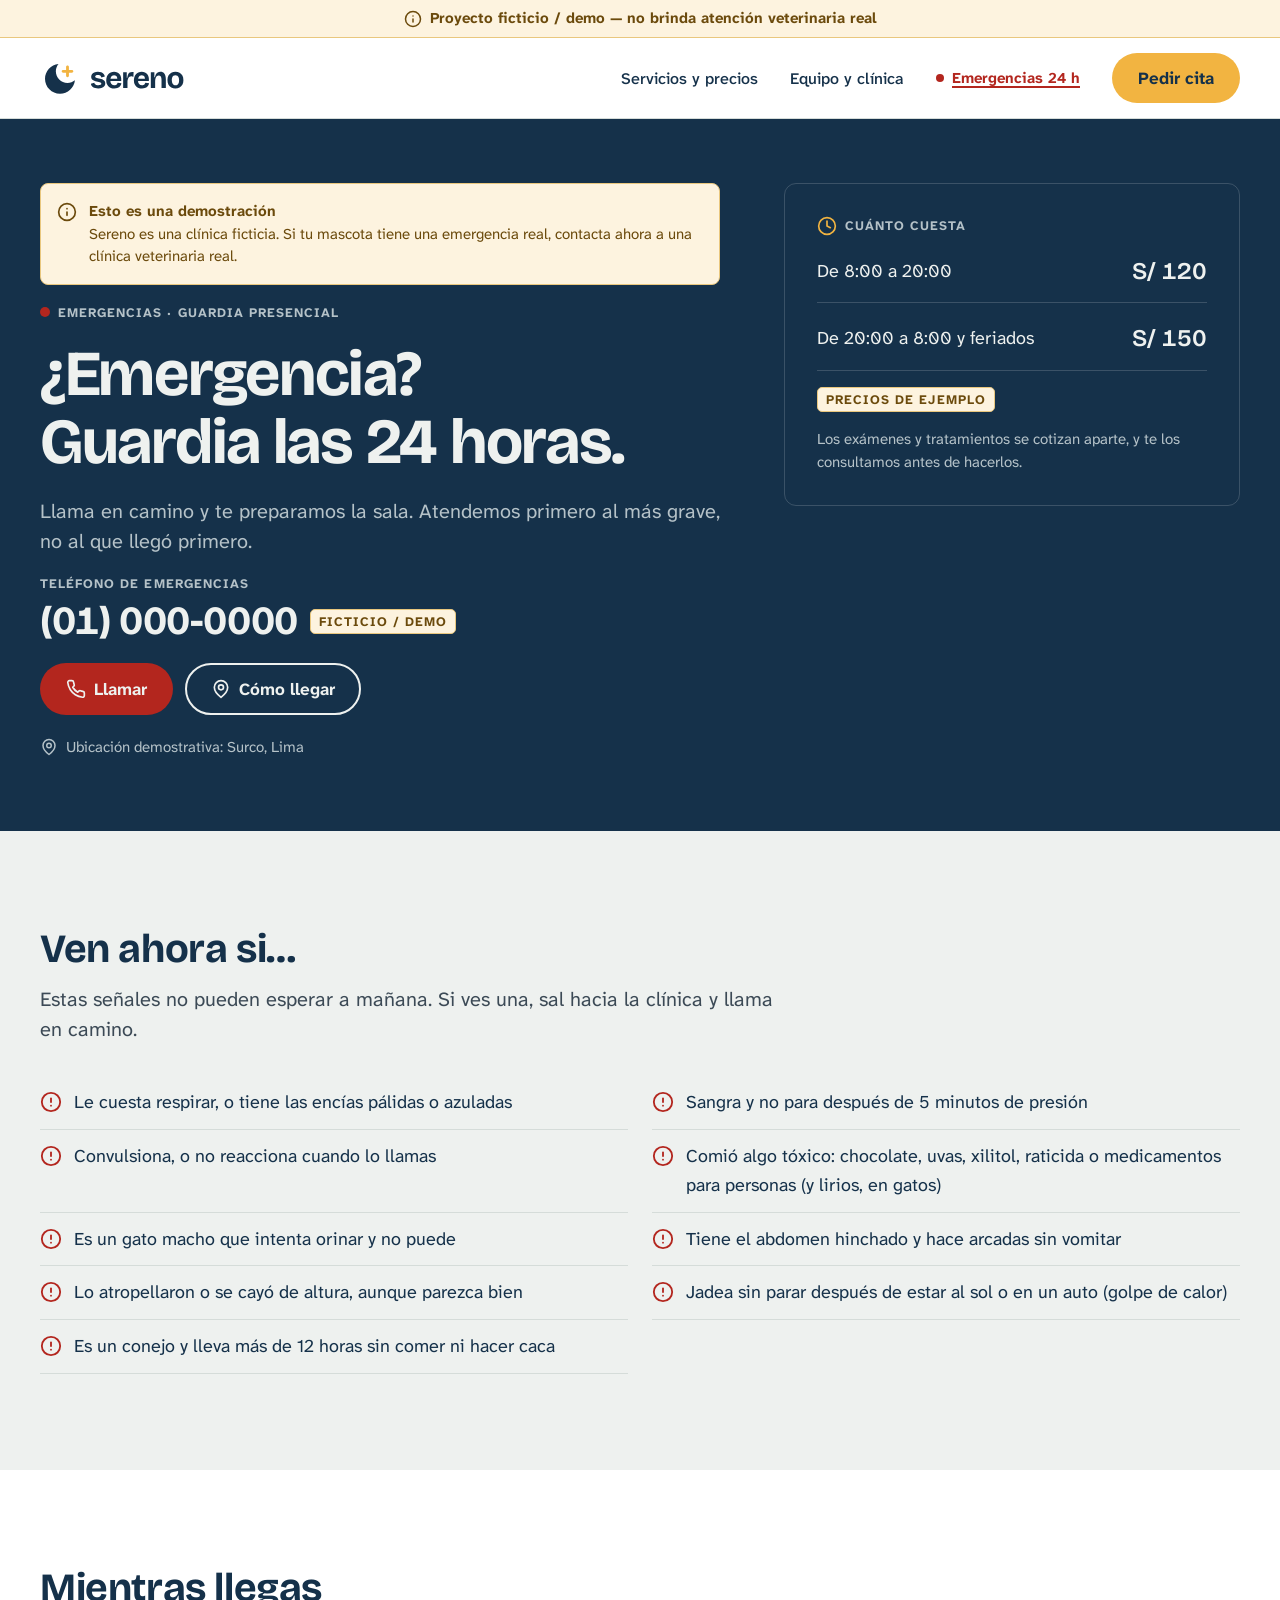
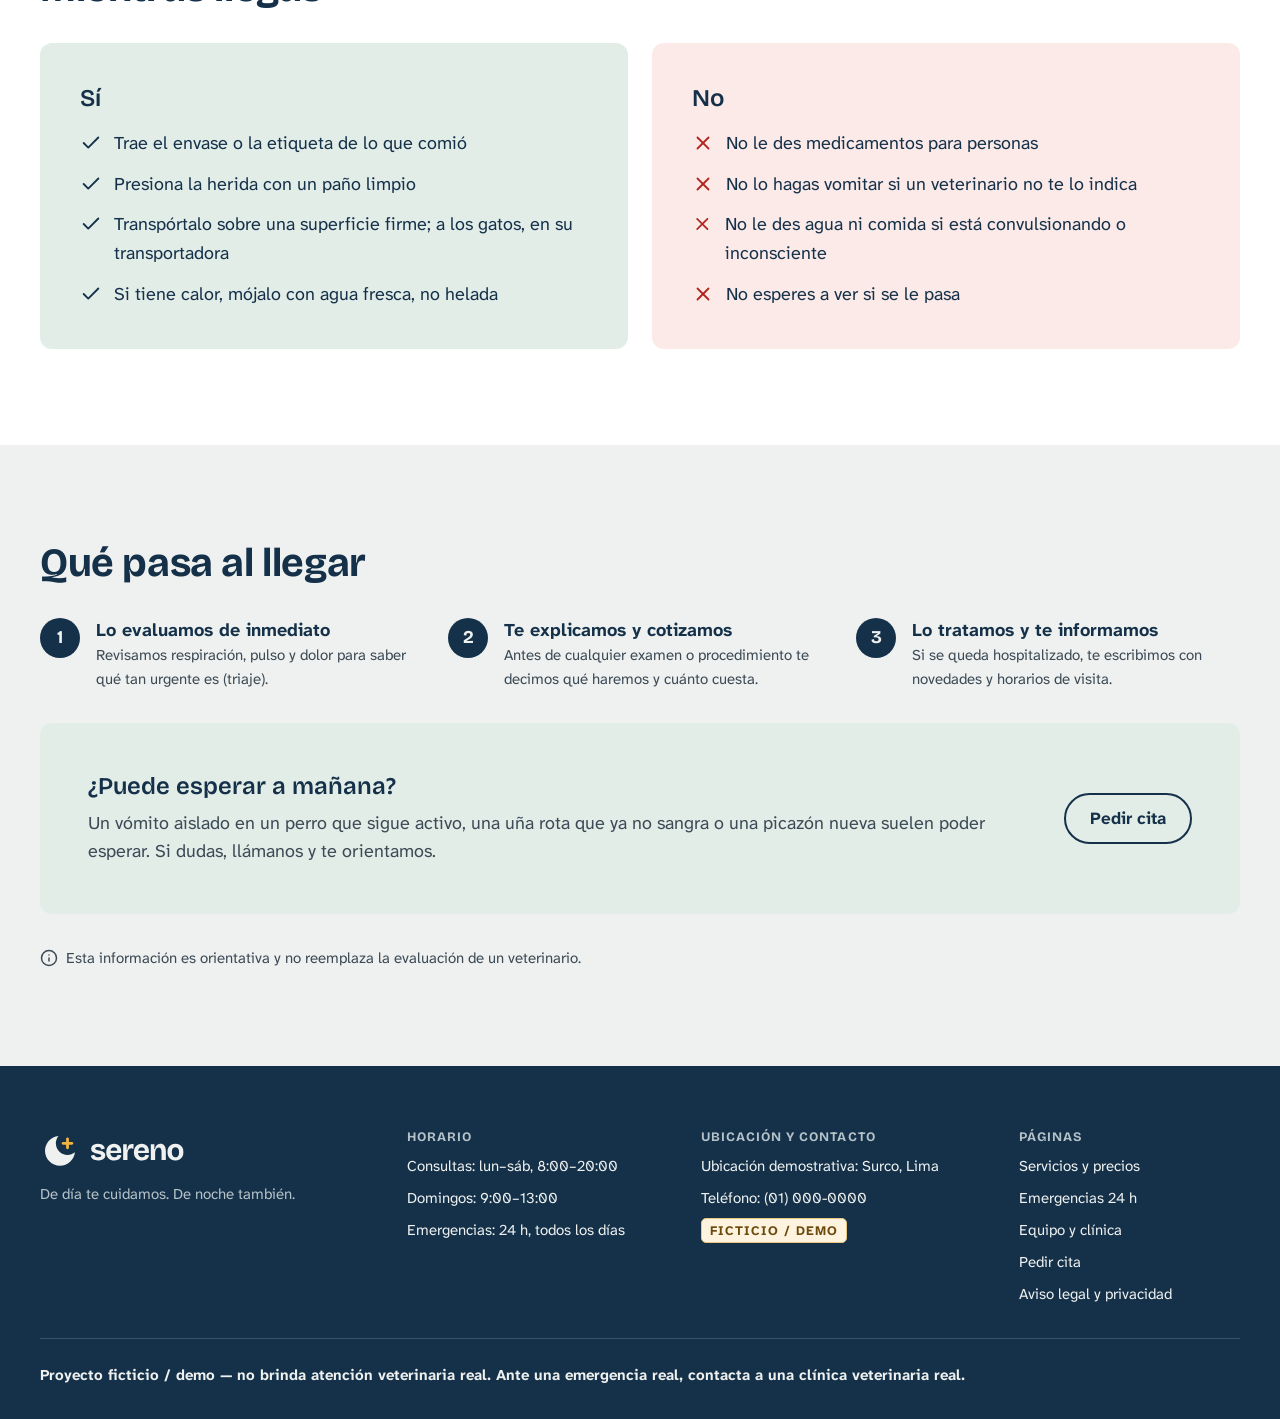
<file: emergencias.html>
<!doctype html>
<html lang="es-PE">
<head>
<meta charset="utf-8">
<meta name="viewport" content="width=device-width, initial-scale=1, viewport-fit=cover">
<title>Emergencias veterinarias 24 h en Surco · Sereno</title>
<meta name="description" content="Guardia presencial día y noche, también feriados. Señales de alarma, qué hacer mientras llegas y cuánto cuesta. Proyecto ficticio: no brinda atención real.">
<!-- Sitio ficticio de portafolio: no debe aparecer en buscadores (DECISIONS.md) -->
<meta name="robots" content="noindex, nofollow">
<link rel="canonical" href="https://rmsk563-creator.github.io/sereno/emergencias.html">
<meta name="theme-color" content="#15314A">
<meta property="og:type" content="website">
<meta property="og:locale" content="es_PE">
<meta property="og:site_name" content="Sereno · clínica veterinaria ficticia">
<meta property="og:title" content="Emergencias veterinarias 24 h en Surco · Sereno">
<meta property="og:description" content="Guardia presencial día y noche, también feriados. Señales de alarma, qué hacer mientras llegas y cuánto cuesta. Proyecto ficticio: no brinda atención real.">
<meta property="og:url" content="https://rmsk563-creator.github.io/sereno/emergencias.html">
<meta property="og:image" content="https://rmsk563-creator.github.io/sereno/assets/og.png">
<meta name="twitter:card" content="summary_large_image">
<link rel="icon" href="favicon.svg" type="image/svg+xml">
<link rel="icon" href="assets/logos/icono-32.png" sizes="32x32" type="image/png">
<link rel="apple-touch-icon" href="assets/logos/icono-180.png">
<link rel="preconnect" href="https://fonts.googleapis.com">
<link rel="preconnect" href="https://fonts.gstatic.com" crossorigin>
<link rel="stylesheet" href="https://fonts.googleapis.com/css2?family=Bricolage+Grotesque:opsz,wght@12..96,500;12..96,600;12..96,700&amp;family=Atkinson+Hyperlegible+Next:wght@400;500;700&amp;display=swap">
<link rel="stylesheet" href="styles.css?v=1">
</head>
<body class="">
<a class="saltar" href="#contenido">Saltar al contenido</a>
<section class="aviso-demo" aria-label="Aviso"><svg class="icono icono--18" aria-hidden="true" focusable="false"><use href="assets/iconos/iconos.svg#info"></use></svg><p>Proyecto ficticio / demo — no brinda atención veterinaria real</p></section>
<header class="cabecera">
  <div class="contenedor cabecera__fila">
    <a class="logo" href="index.html"><img src="assets/logos/logo-claro.svg" alt="Sereno, clínica veterinaria · Inicio" width="145" height="40"></a>
    <nav class="nav" aria-label="Principal">
      <ul class="nav__lista">
        <li><a class="nav__enlace" href="servicios.html">Servicios y precios</a></li>
        <li><a class="nav__enlace" href="equipo.html">Equipo y clínica</a></li>
        <li><a class="nav__enlace nav__enlace--urgencia" href="emergencias.html" aria-current="page">Emergencias 24&nbsp;h</a></li>
        <li><a class="boton boton--farol" href="cita.html">Pedir cita</a></li>
      </ul>
    </nav>
    <button class="boton-menu" type="button" data-abrir-menu aria-haspopup="dialog" aria-controls="menu" aria-expanded="false"><svg class="icono" aria-hidden="true" focusable="false"><use href="assets/iconos/iconos.svg#menu"></use></svg>Menú</button>
  </div>
</header>
<main id="contenido" tabindex="-1">
<section class="emergencia-portada sobre-noche" aria-labelledby="t-emergencia">
  <div class="contenedor emergencia-portada__rejilla">
    <div class="emergencia-portada__principal">
      <div class="mensaje-demo"><svg class="icono" aria-hidden="true" focusable="false"><use href="assets/iconos/iconos.svg#info"></use></svg><div><p class="mensaje-demo__titulo">Esto es una demostración</p><p>Sereno es una clínica ficticia. Si tu mascota tiene una emergencia real, contacta ahora a una clínica veterinaria real.</p></div></div>
      <p class="bloque__antetitulo t-etiqueta" style="color:var(--texto-invertido-suave)"><span class="punto-urgencia"></span>Emergencias · guardia presencial</p>
      <h1 id="t-emergencia">¿Emergencia? Guardia las 24&nbsp;horas.</h1>
      <p class="t-entradilla">Llama en camino y te preparamos la sala. Atendemos primero al más grave, no al que llegó primero.</p>
      <div class="pila" style="gap:var(--esp-2)">
        <p class="t-etiqueta" style="color:var(--texto-invertido-suave)">Teléfono de emergencias</p>
        <p class="telefono"><span class="telefono__numero">(01) 000-0000</span><span class="etiqueta-demo">Ficticio / demo</span></p>
      </div>
      <div class="acciones-demo">
        <button type="button" class="boton boton--urgencia" data-demo aria-expanded="false" aria-controls="demo-llamar"><svg class="icono" aria-hidden="true" focusable="false"><use href="assets/iconos/iconos.svg#telefono"></use></svg>Llamar</button>
        <div class="mensaje-demo" id="demo-llamar" hidden><svg class="icono" aria-hidden="true" focusable="false"><use href="assets/iconos/iconos.svg#info"></use></svg><div><p class="mensaje-demo__titulo">Función demostrativa</p><p>Sereno es un proyecto ficticio: este botón no realiza llamadas. Si tu mascota tiene una emergencia real, contacta ahora a una clínica veterinaria real.</p></div></div>
        <button type="button" class="boton boton--linea-clara" data-demo aria-expanded="false" aria-controls="demo-llegar"><svg class="icono" aria-hidden="true" focusable="false"><use href="assets/iconos/iconos.svg#ubicacion"></use></svg>Cómo llegar</button>
        <div class="mensaje-demo" id="demo-llegar" hidden><svg class="icono" aria-hidden="true" focusable="false"><use href="assets/iconos/iconos.svg#info"></use></svg><div><p class="mensaje-demo__titulo">Función demostrativa</p><p>Sereno es un proyecto ficticio: este botón no abre un mapa ni muestra una dirección. Si tu mascota tiene una emergencia real, contacta ahora a una clínica veterinaria real.</p></div></div>
      </div>
      <p class="dato suave" style="font-weight:400"><svg class="icono icono--18" aria-hidden="true" focusable="false"><use href="assets/iconos/iconos.svg#ubicacion"></use></svg>Ubicación demostrativa: Surco, Lima</p>
    </div>
    <section class="costo" aria-labelledby="t-costo">
      <h2 id="t-costo" class="bloque__antetitulo t-etiqueta" style="color:var(--texto-invertido-suave);font-family:var(--fuente-cuerpo)"><span style="color:var(--farol)"><svg class="icono" aria-hidden="true" focusable="false"><use href="assets/iconos/iconos.svg#reloj"></use></svg></span>Cuánto cuesta</h2>
      <dl>
        <div class="costo__fila"><dt>De 8:00 a 20:00</dt><dd>S/ 120</dd></div>
        <div class="costo__fila"><dt>De 20:00 a 8:00 y feriados</dt><dd>S/ 150</dd></div>
      </dl>
      <span class="etiqueta-demo">Precios de ejemplo</span>
      <p class="t-pequeno suave">Los exámenes y tratamientos se cotizan aparte, y te los consultamos antes de hacerlos.</p>
    </section>
  </div>
</section>

<section class="seccion" aria-labelledby="t-senales">
  <div class="contenedor">
    <div class="seccion__encabezado"><h2 id="t-senales">Ven ahora si…</h2><p class="t-entradilla">Estas señales no pueden esperar a mañana. Si ves una, sal hacia la clínica y llama en camino.</p></div>
    <ul class="senales senales--2col"><li class="senal"><svg class="icono icono--22" aria-hidden="true" focusable="false"><use href="assets/iconos/iconos.svg#alerta"></use></svg><span>Le cuesta respirar, o tiene las encías pálidas o azuladas</span></li><li class="senal"><svg class="icono icono--22" aria-hidden="true" focusable="false"><use href="assets/iconos/iconos.svg#alerta"></use></svg><span>Sangra y no para después de 5 minutos de presión</span></li><li class="senal"><svg class="icono icono--22" aria-hidden="true" focusable="false"><use href="assets/iconos/iconos.svg#alerta"></use></svg><span>Convulsiona, o no reacciona cuando lo llamas</span></li><li class="senal"><svg class="icono icono--22" aria-hidden="true" focusable="false"><use href="assets/iconos/iconos.svg#alerta"></use></svg><span>Comió algo tóxico: chocolate, uvas, xilitol, raticida o medicamentos para personas (y lirios, en gatos)</span></li><li class="senal"><svg class="icono icono--22" aria-hidden="true" focusable="false"><use href="assets/iconos/iconos.svg#alerta"></use></svg><span>Es un gato macho que intenta orinar y no puede</span></li><li class="senal"><svg class="icono icono--22" aria-hidden="true" focusable="false"><use href="assets/iconos/iconos.svg#alerta"></use></svg><span>Tiene el abdomen hinchado y hace arcadas sin vomitar</span></li><li class="senal"><svg class="icono icono--22" aria-hidden="true" focusable="false"><use href="assets/iconos/iconos.svg#alerta"></use></svg><span>Lo atropellaron o se cayó de altura, aunque parezca bien</span></li><li class="senal"><svg class="icono icono--22" aria-hidden="true" focusable="false"><use href="assets/iconos/iconos.svg#alerta"></use></svg><span>Jadea sin parar después de estar al sol o en un auto (golpe de calor)</span></li><li class="senal"><svg class="icono icono--22" aria-hidden="true" focusable="false"><use href="assets/iconos/iconos.svg#alerta"></use></svg><span>Es un conejo y lleva más de 12 horas sin comer ni hacer caca</span></li></ul>
  </div>
</section>

<section class="seccion seccion--superficie" aria-labelledby="t-mientras">
  <div class="contenedor">
    <h2 id="t-mientras" class="seccion__encabezado">Mientras llegas</h2>
    <div class="rejilla rejilla--2">
      <div class="bloque bloque--salvia"><h3>Sí</h3><ul class="lista-iconos"><li><svg class="icono icono--22" aria-hidden="true" focusable="false"><use href="assets/iconos/iconos.svg#check"></use></svg><span>Trae el envase o la etiqueta de lo que comió</span></li><li><svg class="icono icono--22" aria-hidden="true" focusable="false"><use href="assets/iconos/iconos.svg#check"></use></svg><span>Presiona la herida con un paño limpio</span></li><li><svg class="icono icono--22" aria-hidden="true" focusable="false"><use href="assets/iconos/iconos.svg#check"></use></svg><span>Transpórtalo sobre una superficie firme; a los gatos, en su transportadora</span></li><li><svg class="icono icono--22" aria-hidden="true" focusable="false"><use href="assets/iconos/iconos.svg#check"></use></svg><span>Si tiene calor, mójalo con agua fresca, no helada</span></li></ul></div>
      <div class="bloque bloque--urgencia-suave"><h3>No</h3><ul class="lista-iconos"><li><span style="color:var(--urgencia)"><svg class="icono icono--22" aria-hidden="true" focusable="false"><use href="assets/iconos/iconos.svg#cerrar"></use></svg></span><span>No le des medicamentos para personas</span></li><li><span style="color:var(--urgencia)"><svg class="icono icono--22" aria-hidden="true" focusable="false"><use href="assets/iconos/iconos.svg#cerrar"></use></svg></span><span>No lo hagas vomitar si un veterinario no te lo indica</span></li><li><span style="color:var(--urgencia)"><svg class="icono icono--22" aria-hidden="true" focusable="false"><use href="assets/iconos/iconos.svg#cerrar"></use></svg></span><span>No le des agua ni comida si está convulsionando o inconsciente</span></li><li><span style="color:var(--urgencia)"><svg class="icono icono--22" aria-hidden="true" focusable="false"><use href="assets/iconos/iconos.svg#cerrar"></use></svg></span><span>No esperes a ver si se le pasa</span></li></ul></div>
    </div>
  </div>
</section>

<section class="seccion" aria-labelledby="t-llegar">
  <div class="contenedor pila" style="gap:var(--esp-8)">
    <h2 id="t-llegar">Qué pasa al llegar</h2>
    <ol class="pasos pasos--3">
      <li class="paso"><span class="paso__numero" aria-hidden="true">1</span><div><span class="paso__titulo">Lo evaluamos de inmediato</span><p class="paso__texto">Revisamos respiración, pulso y dolor para saber qué tan urgente es (triaje).</p></div></li>
      <li class="paso"><span class="paso__numero" aria-hidden="true">2</span><div><span class="paso__titulo">Te explicamos y cotizamos</span><p class="paso__texto">Antes de cualquier examen o procedimiento te decimos qué haremos y cuánto cuesta.</p></div></li>
      <li class="paso"><span class="paso__numero" aria-hidden="true">3</span><div><span class="paso__titulo">Lo tratamos y te informamos</span><p class="paso__texto">Si se queda hospitalizado, te escribimos con novedades y horarios de visita.</p></div></li>
    </ol>
    <div class="bloque bloque--salvia bloque--compacto banda">
      <div class="pila" style="gap:var(--esp-2)"><h3>¿Puede esperar a mañana?</h3><p class="suave">Un vómito aislado en un perro que sigue activo, una uña rota que ya no sangra o una picazón nueva suelen poder esperar. Si dudas, llámanos y te orientamos.</p></div>
      <a class="boton boton--linea" href="cita.html">Pedir cita</a>
    </div>
    <p class="dato suave" style="font-weight:400"><svg class="icono icono--18" aria-hidden="true" focusable="false"><use href="assets/iconos/iconos.svg#info"></use></svg>Esta información es orientativa y no reemplaza la evaluación de un veterinario.</p>
  </div>
</section>
</main>
<footer class="pie sobre-noche">
  <div class="contenedor">
    <div class="pie__columnas">
      <div class="pie__marca">
        <img src="assets/logos/logo-oscuro.svg" alt="Sereno" width="145" height="40">
        <p class="pie__lema">De día te cuidamos. De noche también.</p>
      </div>
      <div>
        <h2 class="pie__titulo t-etiqueta">Horario</h2>
        <ul class="pie__lista"><li>Consultas: lun–sáb, 8:00–20:00</li><li>Domingos: 9:00–13:00</li><li>Emergencias: 24&nbsp;h, todos los días</li></ul>
      </div>
      <div>
        <h2 class="pie__titulo t-etiqueta">Ubicación y contacto</h2>
        <ul class="pie__lista"><li>Ubicación demostrativa: Surco, Lima</li><li>Teléfono: (01) 000-0000</li><li><span class="etiqueta-demo">Ficticio / demo</span></li></ul>
      </div>
      <nav aria-label="Pie de página">
        <h2 class="pie__titulo t-etiqueta">Páginas</h2>
        <ul class="pie__lista"><li><a href="servicios.html">Servicios y precios</a></li><li><a href="emergencias.html">Emergencias 24&nbsp;h</a></li><li><a href="equipo.html">Equipo y clínica</a></li><li><a href="cita.html">Pedir cita</a></li><li><a href="legal.html">Aviso legal y privacidad</a></li></ul>
      </nav>
    </div>
    <p class="pie__aviso">Proyecto ficticio / demo — no brinda atención veterinaria real. Ante una emergencia real, contacta a una clínica veterinaria real.</p>
  </div>
</footer>
<nav class="barra-inferior" aria-label="Acciones rápidas">
  <a class="boton boton--farol" href="cita.html">Pedir cita</a>
</nav>
<dialog class="menu" id="menu" aria-label="Menú">
  <p class="aviso-demo"><svg class="icono icono--18" aria-hidden="true" focusable="false"><use href="assets/iconos/iconos.svg#info"></use></svg><span>Proyecto ficticio / demo — no brinda atención veterinaria real</span></p>
  <div class="menu__cabecera">
    <img src="assets/logos/logo-claro.svg" alt="" width="145" height="40">
    <button class="boton-menu" type="button" data-cerrar-menu><svg class="icono" aria-hidden="true" focusable="false"><use href="assets/iconos/iconos.svg#cerrar"></use></svg>Cerrar</button>
  </div>
  <nav aria-label="Menú principal">
    <ul class="menu__lista">
      <li><a class="menu__enlace" href="index.html">Inicio</a></li>
      <li><a class="menu__enlace" href="servicios.html">Servicios y precios</a></li>
      <li><a class="menu__enlace menu__enlace--urgencia" href="emergencias.html" aria-current="page">Emergencias 24&nbsp;h <span class="etiqueta-demo">Página actual</span></a></li>
      <li><a class="menu__enlace" href="equipo.html">Equipo y clínica</a></li>
      <li><a class="menu__enlace" href="cita.html">Pedir cita</a></li>
    </ul>
  </nav>
  <p class="menu__hoy" data-horario-hoy><span class="t-etiqueta suave" data-dia>Horario</span><span data-horas>Consultas lun–sáb 8:00–20:00 · dom 9:00–13:00 · Emergencias 24&nbsp;h</span></p>
</dialog>
<p class="visualmente-oculto" id="anuncio-demo" role="status" aria-live="polite"></p>
<script src="app.js?v=1" defer></script>
</body>
</html>
</file>
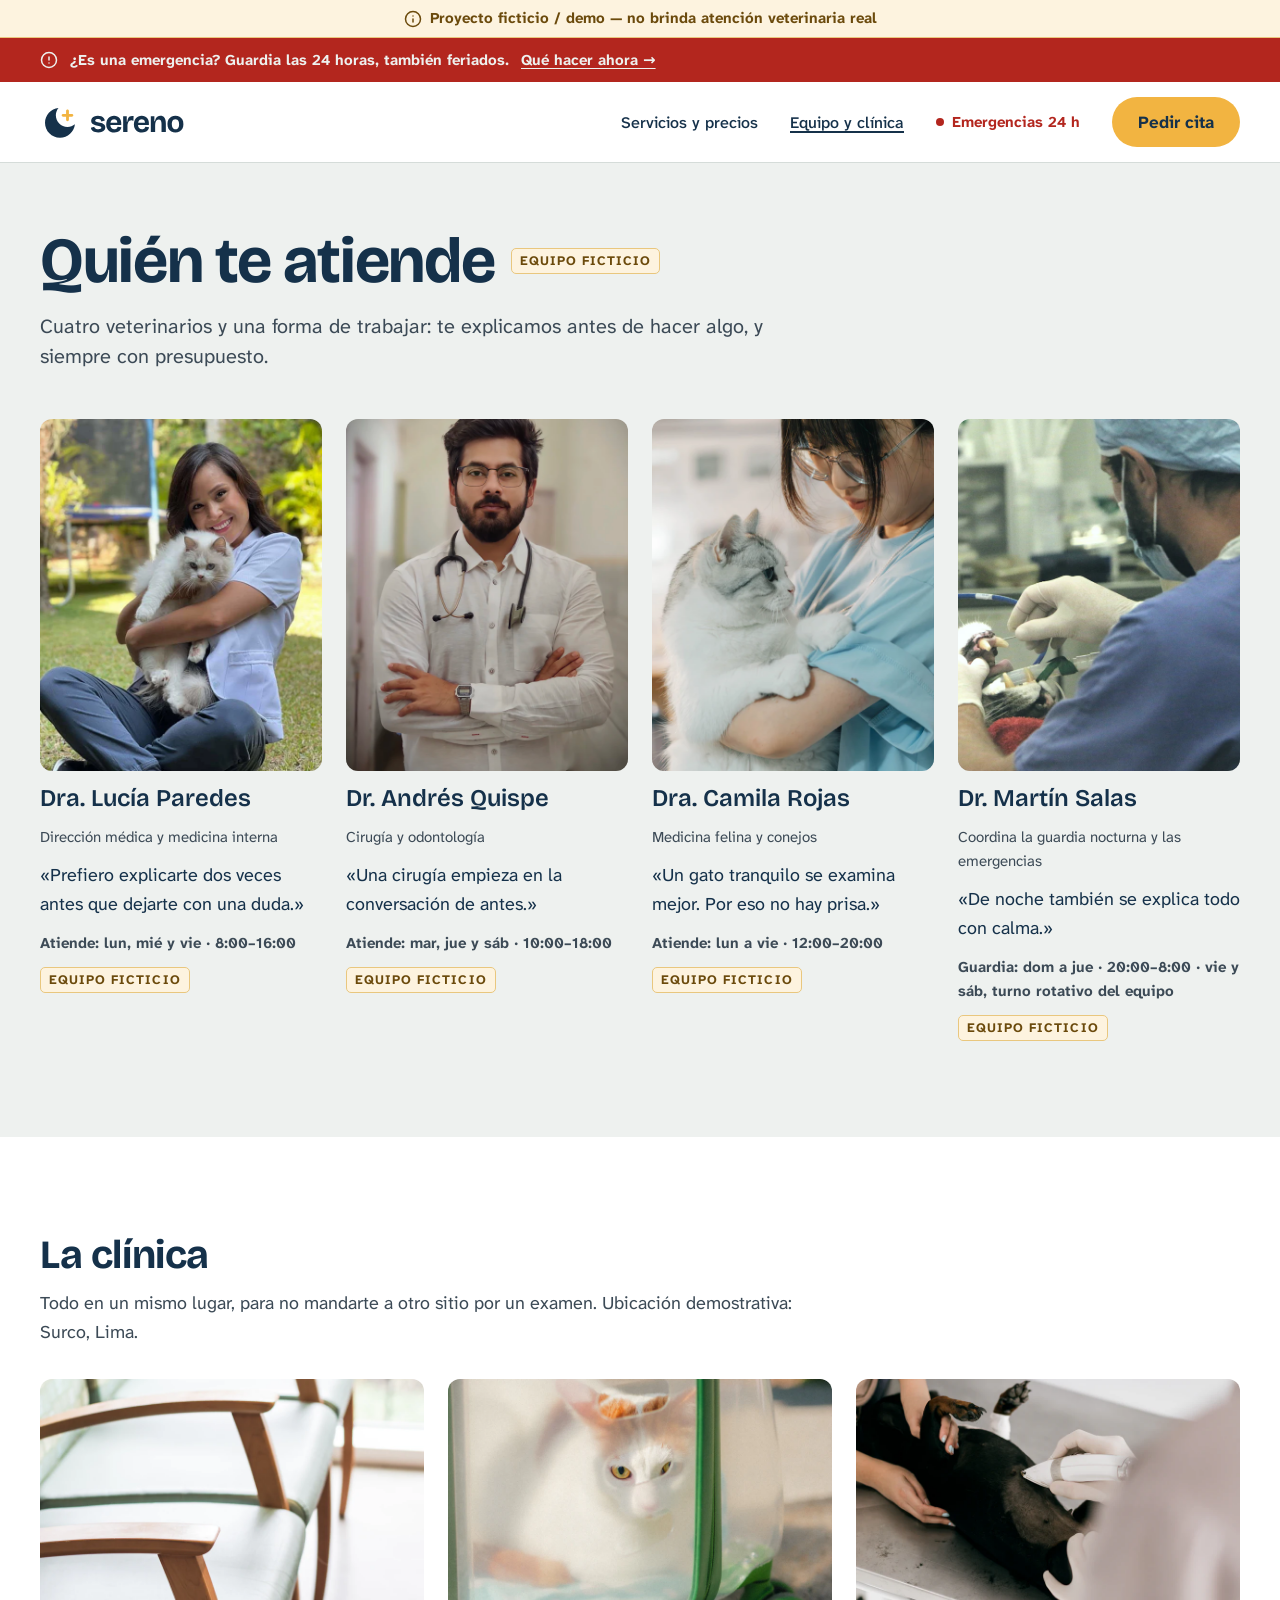
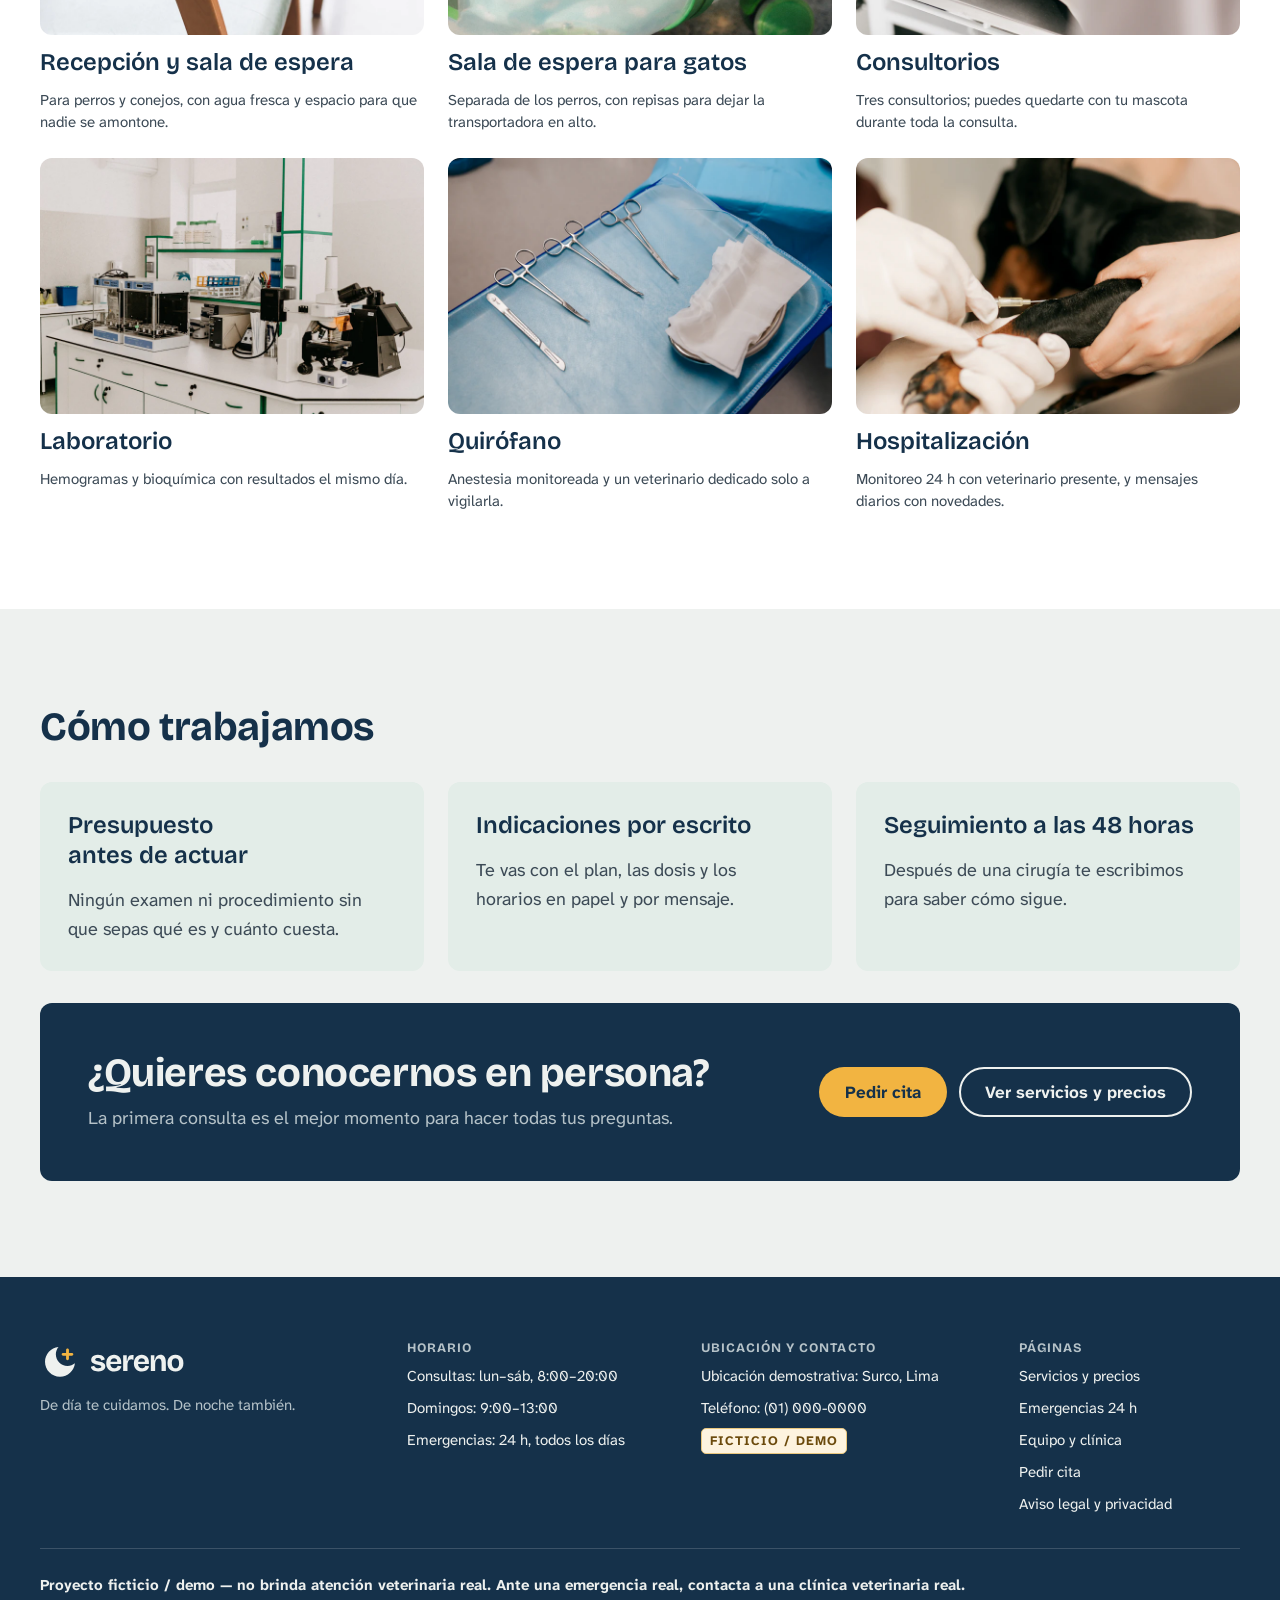
<file: equipo.html>
<!doctype html>
<html lang="es-PE">
<head>
<meta charset="utf-8">
<meta name="viewport" content="width=device-width, initial-scale=1, viewport-fit=cover">
<title>Equipo y clínica · Sereno, veterinaria en Surco</title>
<meta name="description" content="Conoce al equipo ficticio de Sereno y la clínica: sala separada para gatos, quirófano, laboratorio y hospitalización. Proyecto de demostración.">
<!-- Sitio ficticio de portafolio: no debe aparecer en buscadores (DECISIONS.md) -->
<meta name="robots" content="noindex, nofollow">
<link rel="canonical" href="https://rmsk563-creator.github.io/sereno/equipo.html">
<meta name="theme-color" content="#15314A">
<meta property="og:type" content="website">
<meta property="og:locale" content="es_PE">
<meta property="og:site_name" content="Sereno · clínica veterinaria ficticia">
<meta property="og:title" content="Equipo y clínica · Sereno, veterinaria en Surco">
<meta property="og:description" content="Conoce al equipo ficticio de Sereno y la clínica: sala separada para gatos, quirófano, laboratorio y hospitalización. Proyecto de demostración.">
<meta property="og:url" content="https://rmsk563-creator.github.io/sereno/equipo.html">
<meta property="og:image" content="https://rmsk563-creator.github.io/sereno/assets/og.png">
<meta name="twitter:card" content="summary_large_image">
<link rel="icon" href="favicon.svg" type="image/svg+xml">
<link rel="icon" href="assets/logos/icono-32.png" sizes="32x32" type="image/png">
<link rel="apple-touch-icon" href="assets/logos/icono-180.png">
<link rel="preconnect" href="https://fonts.googleapis.com">
<link rel="preconnect" href="https://fonts.gstatic.com" crossorigin>
<link rel="stylesheet" href="https://fonts.googleapis.com/css2?family=Bricolage+Grotesque:opsz,wght@12..96,500;12..96,600;12..96,700&amp;family=Atkinson+Hyperlegible+Next:wght@400;500;700&amp;display=swap">
<link rel="stylesheet" href="styles.css?v=1">
</head>
<body class="">
<a class="saltar" href="#contenido">Saltar al contenido</a>
<section class="aviso-demo" aria-label="Aviso"><svg class="icono icono--18" aria-hidden="true" focusable="false"><use href="assets/iconos/iconos.svg#info"></use></svg><p>Proyecto ficticio / demo — no brinda atención veterinaria real</p></section>
<nav aria-label="Acceso a emergencias"><a class="franja" href="emergencias.html">
  <span class="contenedor franja__fila"><svg class="icono icono--18" aria-hidden="true" focusable="false"><use href="assets/iconos/iconos.svg#alerta"></use></svg><span>¿Es una emergencia? Guardia las 24 horas, también feriados.</span> <span class="franja__accion">Qué hacer ahora →</span></span>
</a></nav>
<header class="cabecera">
  <div class="contenedor cabecera__fila">
    <a class="logo" href="index.html"><img src="assets/logos/logo-claro.svg" alt="Sereno, clínica veterinaria · Inicio" width="145" height="40"></a>
    <nav class="nav" aria-label="Principal">
      <ul class="nav__lista">
        <li><a class="nav__enlace" href="servicios.html">Servicios y precios</a></li>
        <li><a class="nav__enlace" href="equipo.html" aria-current="page">Equipo y clínica</a></li>
        <li><a class="nav__enlace nav__enlace--urgencia" href="emergencias.html">Emergencias 24&nbsp;h</a></li>
        <li><a class="boton boton--farol" href="cita.html">Pedir cita</a></li>
      </ul>
    </nav>
    <button class="boton-menu" type="button" data-abrir-menu aria-haspopup="dialog" aria-controls="menu" aria-expanded="false"><svg class="icono" aria-hidden="true" focusable="false"><use href="assets/iconos/iconos.svg#menu"></use></svg>Menú</button>
  </div>
</header>
<main id="contenido" tabindex="-1">
<div class="contenedor encabezado-pagina">
  <div class="encabezado-pagina__titulo"><h1>Quién te atiende</h1><span class="etiqueta-demo">Equipo ficticio</span></div>
  <p class="t-entradilla" style="max-width:760px">Cuatro veterinarios y una forma de trabajar: te explicamos antes de hacer algo, y siempre con presupuesto.</p>
</div>
<h2 class="visualmente-oculto">Veterinarios</h2>
<div class="contenedor rejilla rejilla--4" style="padding-bottom:var(--seccion)">
  <article class="tarjeta-vet">
  <img class="tarjeta-vet__foto" src="assets/fotos/vet-paredes.webp" alt="" width="640" height="760" loading="lazy" decoding="async">
  <h3>Dra. Lucía Paredes</h3>
  <p class="tarjeta-vet__enfoque">Dirección médica y medicina interna</p>
  <p>«Prefiero explicarte dos veces antes que dejarte con una duda.»</p><p class="tarjeta-vet__dias">Atiende: lun, mié y vie · 8:00–16:00</p>
  <span class="etiqueta-demo">Equipo ficticio</span>
</article><article class="tarjeta-vet">
  <img class="tarjeta-vet__foto" src="assets/fotos/vet-quispe.webp" alt="" width="640" height="760" loading="lazy" decoding="async">
  <h3>Dr. Andrés Quispe</h3>
  <p class="tarjeta-vet__enfoque">Cirugía y odontología</p>
  <p>«Una cirugía empieza en la conversación de antes.»</p><p class="tarjeta-vet__dias">Atiende: mar, jue y sáb · 10:00–18:00</p>
  <span class="etiqueta-demo">Equipo ficticio</span>
</article><article class="tarjeta-vet">
  <img class="tarjeta-vet__foto" src="assets/fotos/vet-rojas.webp" alt="" width="640" height="760" loading="lazy" decoding="async">
  <h3>Dra. Camila Rojas</h3>
  <p class="tarjeta-vet__enfoque">Medicina felina y conejos</p>
  <p>«Un gato tranquilo se examina mejor. Por eso no hay prisa.»</p><p class="tarjeta-vet__dias">Atiende: lun a vie · 12:00–20:00</p>
  <span class="etiqueta-demo">Equipo ficticio</span>
</article><article class="tarjeta-vet">
  <img class="tarjeta-vet__foto" src="assets/fotos/vet-salas.webp" alt="" width="640" height="760" loading="lazy" decoding="async">
  <h3>Dr. Martín Salas</h3>
  <p class="tarjeta-vet__enfoque">Coordina la guardia nocturna y las emergencias</p>
  <p>«De noche también se explica todo con calma.»</p><p class="tarjeta-vet__dias">Guardia: dom a jue · 20:00–8:00 · vie y sáb, turno rotativo del equipo</p>
  <span class="etiqueta-demo">Equipo ficticio</span>
</article>
</div>
<section class="seccion seccion--superficie" aria-labelledby="t-clinica">
  <div class="contenedor">
    <div class="seccion__encabezado"><h2 id="t-clinica">La clínica</h2><p class="suave">Todo en un mismo lugar, para no mandarte a otro sitio por un examen. Ubicación demostrativa: Surco, Lima.</p></div>
    <div class="rejilla rejilla--2 rejilla--3 clinica">
      <article class="tarjeta-espacio"><img src="assets/fotos/clinica-recepcion.webp" alt="Sala de espera con sillas de madera junto a una ventana." width="800" height="540" loading="lazy" decoding="async"><h3>Recepción y sala de espera</h3><p class="t-pequeno suave">Para perros y conejos, con agua fresca y espacio para que nadie se amontone.</p></article><article class="tarjeta-espacio"><img src="assets/fotos/clinica-sala-gatos.webp" alt="Un gato blanco tranquilo dentro de una transportadora transparente." width="800" height="540" loading="lazy" decoding="async"><h3>Sala de espera para gatos</h3><p class="t-pequeno suave">Separada de los perros, con repisas para dejar la transportadora en alto.</p></article><article class="tarjeta-espacio"><img src="assets/fotos/clinica-consultorio.webp" alt="Un veterinario examina a un perro en la mesa de consulta." width="800" height="540" loading="lazy" decoding="async"><h3>Consultorios</h3><p class="t-pequeno suave">Tres consultorios; puedes quedarte con tu mascota durante toda la consulta.</p></article><article class="tarjeta-espacio"><img src="assets/fotos/clinica-laboratorio.webp" alt="Mesa de laboratorio con un microscopio y equipos de análisis." width="800" height="540" loading="lazy" decoding="async"><h3>Laboratorio</h3><p class="t-pequeno suave">Hemogramas y bioquímica con resultados el mismo día.</p></article><article class="tarjeta-espacio"><img src="assets/fotos/clinica-quirofano.webp" alt="Instrumental quirúrgico ordenado sobre una bandeja." width="800" height="540" loading="lazy" decoding="async"><h3>Quirófano</h3><p class="t-pequeno suave">Anestesia monitoreada y un veterinario dedicado solo a vigilarla.</p></article><article class="tarjeta-espacio"><img src="assets/fotos/clinica-hospitalizacion.webp" alt="Un perro recibe un tratamiento en la pata." width="800" height="540" loading="lazy" decoding="async"><h3>Hospitalización</h3><p class="t-pequeno suave">Monitoreo 24&nbsp;h con veterinario presente, y mensajes diarios con novedades.</p></article>
    </div>
  </div>
</section>
<section class="seccion" aria-labelledby="t-trabajo">
  <div class="contenedor pila" style="gap:var(--esp-8)">
    <h2 id="t-trabajo">Cómo trabajamos</h2>
    <div class="rejilla rejilla--3">
      <div class="bloque bloque--salvia bloque--compacto"><h3>Presupuesto antes de actuar</h3><p class="suave">Ningún examen ni procedimiento sin que sepas qué es y cuánto cuesta.</p></div>
      <div class="bloque bloque--salvia bloque--compacto"><h3>Indicaciones por escrito</h3><p class="suave">Te vas con el plan, las dosis y los horarios en papel y por mensaje.</p></div>
      <div class="bloque bloque--salvia bloque--compacto"><h3>Seguimiento a las 48 horas</h3><p class="suave">Después de una cirugía te escribimos para saber cómo sigue.</p></div>
    </div>
    <div class="bloque bloque--noche sobre-noche banda">
      <div class="pila" style="gap:var(--esp-2)"><h2>¿Quieres conocernos en persona?</h2><p style="color:var(--texto-invertido-suave)">La primera consulta es el mejor momento para hacer todas tus preguntas.</p></div>
      <div class="botones botones--apiladas-movil"><a class="boton boton--farol" href="cita.html">Pedir cita</a><a class="boton boton--linea-clara" href="servicios.html">Ver servicios y precios</a></div>
    </div>
  </div>
</section>
</main>
<footer class="pie sobre-noche">
  <div class="contenedor">
    <div class="pie__columnas">
      <div class="pie__marca">
        <img src="assets/logos/logo-oscuro.svg" alt="Sereno" width="145" height="40">
        <p class="pie__lema">De día te cuidamos. De noche también.</p>
      </div>
      <div>
        <h2 class="pie__titulo t-etiqueta">Horario</h2>
        <ul class="pie__lista"><li>Consultas: lun–sáb, 8:00–20:00</li><li>Domingos: 9:00–13:00</li><li>Emergencias: 24&nbsp;h, todos los días</li></ul>
      </div>
      <div>
        <h2 class="pie__titulo t-etiqueta">Ubicación y contacto</h2>
        <ul class="pie__lista"><li>Ubicación demostrativa: Surco, Lima</li><li>Teléfono: (01) 000-0000</li><li><span class="etiqueta-demo">Ficticio / demo</span></li></ul>
      </div>
      <nav aria-label="Pie de página">
        <h2 class="pie__titulo t-etiqueta">Páginas</h2>
        <ul class="pie__lista"><li><a href="servicios.html">Servicios y precios</a></li><li><a href="emergencias.html">Emergencias 24&nbsp;h</a></li><li><a href="equipo.html">Equipo y clínica</a></li><li><a href="cita.html">Pedir cita</a></li><li><a href="legal.html">Aviso legal y privacidad</a></li></ul>
      </nav>
    </div>
    <p class="pie__aviso">Proyecto ficticio / demo — no brinda atención veterinaria real. Ante una emergencia real, contacta a una clínica veterinaria real.</p>
  </div>
</footer>
<nav class="barra-inferior" aria-label="Acciones rápidas">
  <a class="boton boton--urgencia" href="emergencias.html"><svg class="icono" aria-hidden="true" focusable="false"><use href="assets/iconos/iconos.svg#alerta"></use></svg>Emergencia</a>
  <a class="boton boton--farol" href="cita.html">Pedir cita</a>
</nav>
<dialog class="menu" id="menu" aria-label="Menú">
  <p class="aviso-demo"><svg class="icono icono--18" aria-hidden="true" focusable="false"><use href="assets/iconos/iconos.svg#info"></use></svg><span>Proyecto ficticio / demo — no brinda atención veterinaria real</span></p>
  <div class="menu__cabecera">
    <img src="assets/logos/logo-claro.svg" alt="" width="145" height="40">
    <button class="boton-menu" type="button" data-cerrar-menu><svg class="icono" aria-hidden="true" focusable="false"><use href="assets/iconos/iconos.svg#cerrar"></use></svg>Cerrar</button>
  </div>
  <nav aria-label="Menú principal">
    <ul class="menu__lista">
      <li><a class="menu__enlace" href="index.html">Inicio</a></li>
      <li><a class="menu__enlace" href="servicios.html">Servicios y precios</a></li>
      <li><a class="menu__enlace menu__enlace--urgencia" href="emergencias.html">Emergencias 24&nbsp;h</a></li>
      <li><a class="menu__enlace" href="equipo.html" aria-current="page">Equipo y clínica <span class="etiqueta-demo">Página actual</span></a></li>
      <li><a class="menu__enlace" href="cita.html">Pedir cita</a></li>
    </ul>
  </nav>
  <p class="menu__hoy" data-horario-hoy><span class="t-etiqueta suave" data-dia>Horario</span><span data-horas>Consultas lun–sáb 8:00–20:00 · dom 9:00–13:00 · Emergencias 24&nbsp;h</span></p>
</dialog>
<p class="visualmente-oculto" id="anuncio-demo" role="status" aria-live="polite"></p>
<script src="app.js?v=1" defer></script>
</body>
</html>
</file>
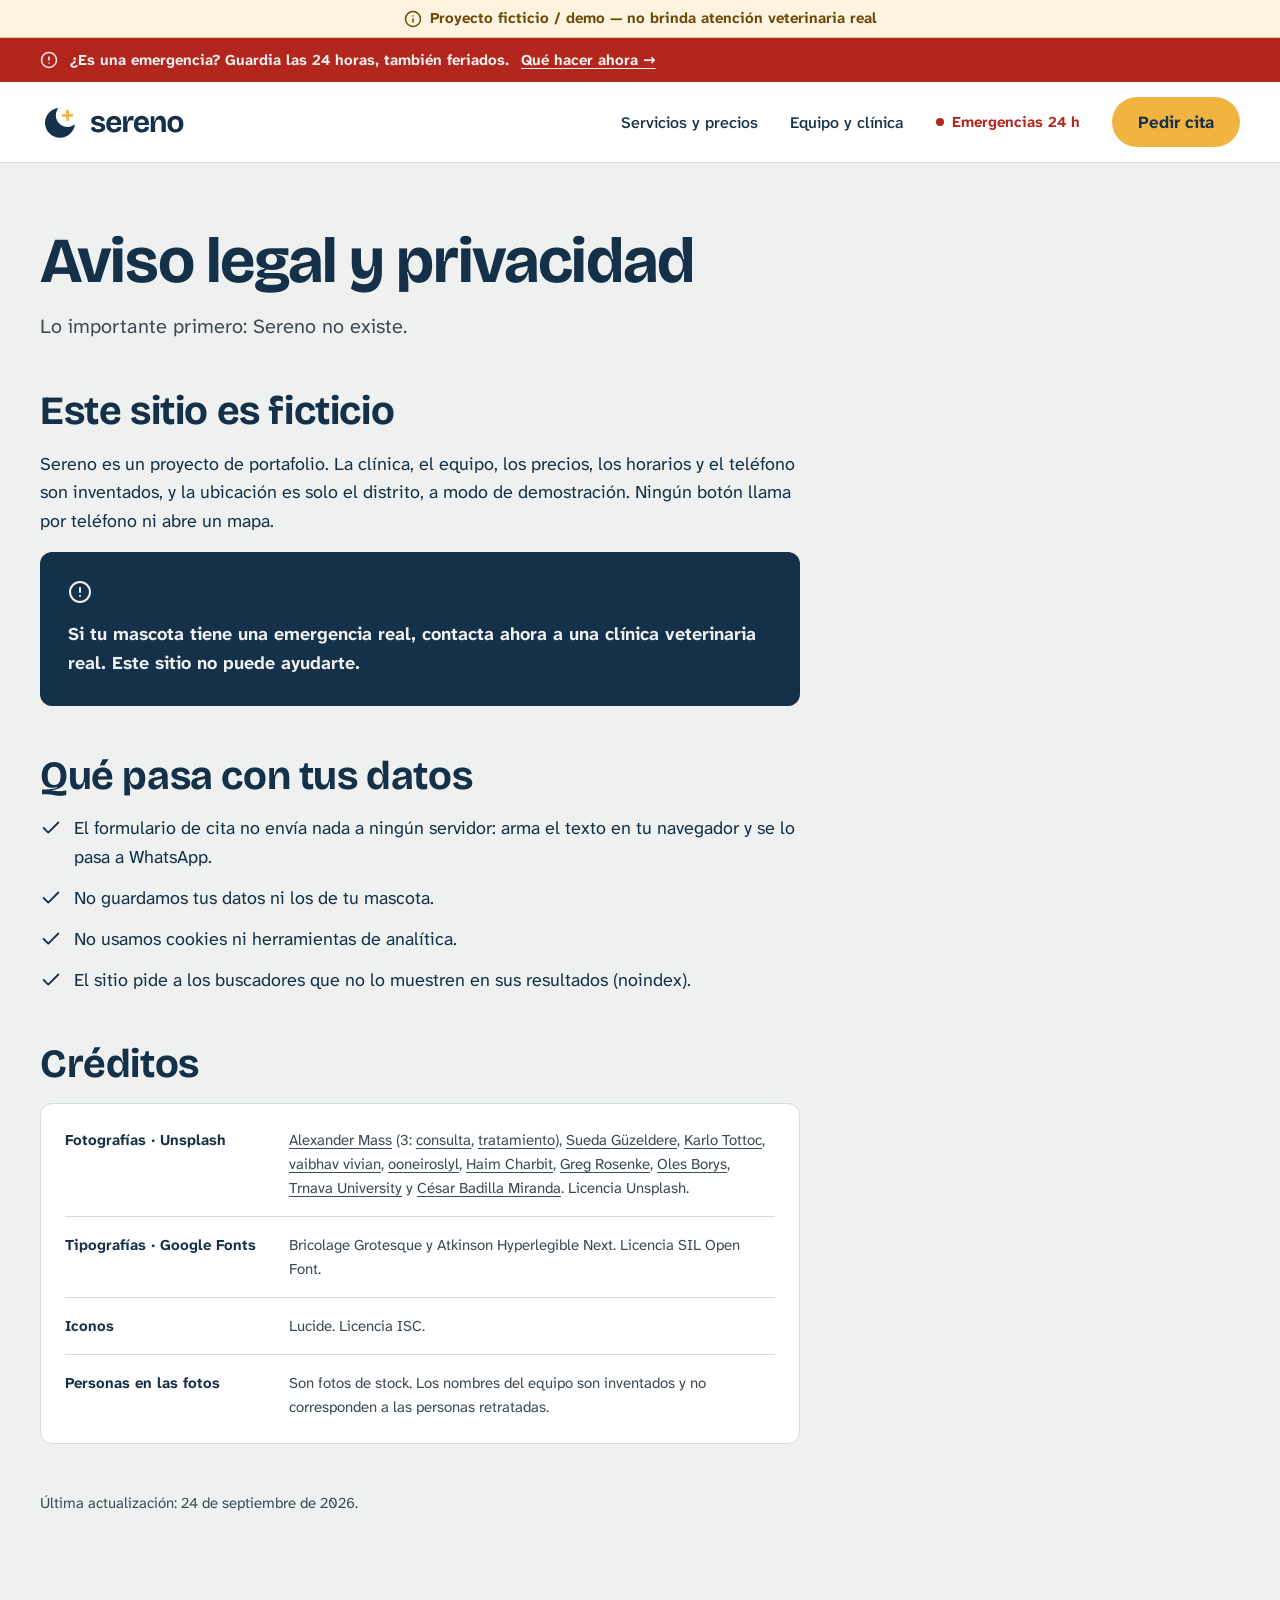
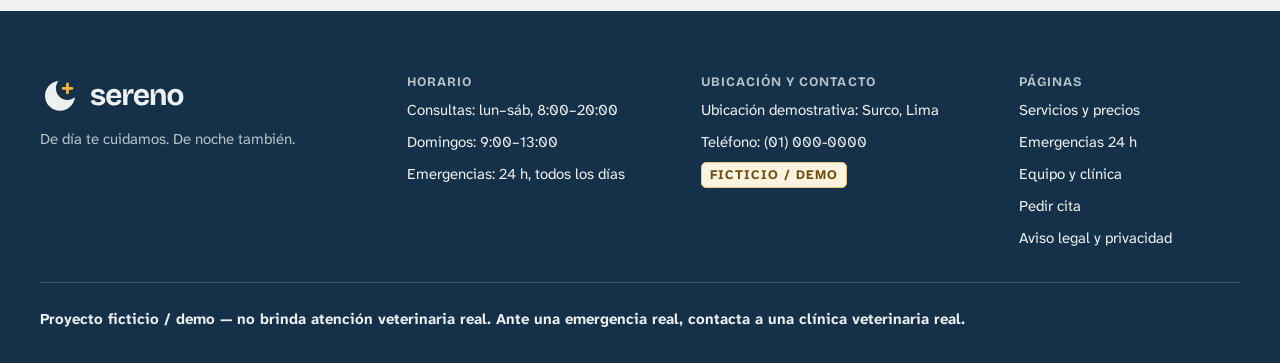
<file: legal.html>
<!doctype html>
<html lang="es-PE">
<head>
<meta charset="utf-8">
<meta name="viewport" content="width=device-width, initial-scale=1, viewport-fit=cover">
<title>Aviso legal y privacidad · Sereno</title>
<meta name="description" content="Sereno es una clínica veterinaria ficticia de portafolio. Qué pasa con tus datos (nada se envía ni se guarda) y créditos de fotos, tipografías e iconos.">
<!-- Sitio ficticio de portafolio: no debe aparecer en buscadores (DECISIONS.md) -->
<meta name="robots" content="noindex, nofollow">
<link rel="canonical" href="https://rmsk563-creator.github.io/sereno/legal.html">
<meta name="theme-color" content="#15314A">
<meta property="og:type" content="website">
<meta property="og:locale" content="es_PE">
<meta property="og:site_name" content="Sereno · clínica veterinaria ficticia">
<meta property="og:title" content="Aviso legal y privacidad · Sereno">
<meta property="og:description" content="Sereno es una clínica veterinaria ficticia de portafolio. Qué pasa con tus datos (nada se envía ni se guarda) y créditos de fotos, tipografías e iconos.">
<meta property="og:url" content="https://rmsk563-creator.github.io/sereno/legal.html">
<meta property="og:image" content="https://rmsk563-creator.github.io/sereno/assets/og.png">
<meta name="twitter:card" content="summary_large_image">
<link rel="icon" href="favicon.svg" type="image/svg+xml">
<link rel="icon" href="assets/logos/icono-32.png" sizes="32x32" type="image/png">
<link rel="apple-touch-icon" href="assets/logos/icono-180.png">
<link rel="preconnect" href="https://fonts.googleapis.com">
<link rel="preconnect" href="https://fonts.gstatic.com" crossorigin>
<link rel="stylesheet" href="https://fonts.googleapis.com/css2?family=Bricolage+Grotesque:opsz,wght@12..96,500;12..96,600;12..96,700&amp;family=Atkinson+Hyperlegible+Next:wght@400;500;700&amp;display=swap">
<link rel="stylesheet" href="styles.css?v=1">
</head>
<body class="">
<a class="saltar" href="#contenido">Saltar al contenido</a>
<section class="aviso-demo" aria-label="Aviso"><svg class="icono icono--18" aria-hidden="true" focusable="false"><use href="assets/iconos/iconos.svg#info"></use></svg><p>Proyecto ficticio / demo — no brinda atención veterinaria real</p></section>
<nav aria-label="Acceso a emergencias"><a class="franja" href="emergencias.html">
  <span class="contenedor franja__fila"><svg class="icono icono--18" aria-hidden="true" focusable="false"><use href="assets/iconos/iconos.svg#alerta"></use></svg><span>¿Es una emergencia? Guardia las 24 horas, también feriados.</span> <span class="franja__accion">Qué hacer ahora →</span></span>
</a></nav>
<header class="cabecera">
  <div class="contenedor cabecera__fila">
    <a class="logo" href="index.html"><img src="assets/logos/logo-claro.svg" alt="Sereno, clínica veterinaria · Inicio" width="145" height="40"></a>
    <nav class="nav" aria-label="Principal">
      <ul class="nav__lista">
        <li><a class="nav__enlace" href="servicios.html">Servicios y precios</a></li>
        <li><a class="nav__enlace" href="equipo.html">Equipo y clínica</a></li>
        <li><a class="nav__enlace nav__enlace--urgencia" href="emergencias.html">Emergencias 24&nbsp;h</a></li>
        <li><a class="boton boton--farol" href="cita.html">Pedir cita</a></li>
      </ul>
    </nav>
    <button class="boton-menu" type="button" data-abrir-menu aria-haspopup="dialog" aria-controls="menu" aria-expanded="false"><svg class="icono" aria-hidden="true" focusable="false"><use href="assets/iconos/iconos.svg#menu"></use></svg>Menú</button>
  </div>
</header>
<main id="contenido" tabindex="-1">
<div class="contenedor">
  <div class="lectura">
    <div class="encabezado-pagina" style="padding-bottom:0"><h1>Aviso legal y privacidad</h1><p class="t-entradilla">Lo importante primero: Sereno no existe.</p></div>
    <section aria-labelledby="t-ficticio">
      <h2 id="t-ficticio">Este sitio es ficticio</h2>
      <p>Sereno es un proyecto de portafolio. La clínica, el equipo, los precios, los horarios y el teléfono son inventados, y la ubicación es solo el distrito, a modo de demostración. Ningún botón llama por teléfono ni abre un mapa.</p>
      <p class="bloque bloque--noche bloque--compacto sobre-noche botones" style="flex-wrap:nowrap;align-items:flex-start"><svg class="icono icono--24" aria-hidden="true" focusable="false"><use href="assets/iconos/iconos.svg#alerta"></use></svg><strong>Si tu mascota tiene una emergencia real, contacta ahora a una clínica veterinaria real. Este sitio no puede ayudarte.</strong></p>
    </section>
    <section aria-labelledby="t-datos">
      <h2 id="t-datos">Qué pasa con tus datos</h2>
      <ul class="lista-iconos"><li><svg class="icono icono--22" aria-hidden="true" focusable="false"><use href="assets/iconos/iconos.svg#check"></use></svg><span>El formulario de cita no envía nada a ningún servidor: arma el texto en tu navegador y se lo pasa a WhatsApp.</span></li><li><svg class="icono icono--22" aria-hidden="true" focusable="false"><use href="assets/iconos/iconos.svg#check"></use></svg><span>No guardamos tus datos ni los de tu mascota.</span></li><li><svg class="icono icono--22" aria-hidden="true" focusable="false"><use href="assets/iconos/iconos.svg#check"></use></svg><span>No usamos cookies ni herramientas de analítica.</span></li><li><svg class="icono icono--22" aria-hidden="true" focusable="false"><use href="assets/iconos/iconos.svg#check"></use></svg><span>El sitio pide a los buscadores que no lo muestren en sus resultados (noindex).</span></li></ul>
    </section>
    <section aria-labelledby="t-creditos">
      <h2 id="t-creditos">Créditos</h2>
      <dl class="creditos">
        <div><dt>Fotografías · Unsplash</dt><dd><a href="https://unsplash.com/photos/e4f87NzUJsU" rel="noopener">Alexander Mass</a> (3: <a href="https://unsplash.com/photos/I3KxEBS6iOc" rel="noopener">consulta</a>, <a href="https://unsplash.com/photos/fQeLC7WlNm8" rel="noopener">tratamiento</a>), <a href="https://unsplash.com/photos/BATIVPqWwqw" rel="noopener">Sueda Güzeldere</a>, <a href="https://unsplash.com/photos/83HBHD-VT7M" rel="noopener">Karlo Tottoc</a>, <a href="https://unsplash.com/photos/3HIroMoyre8" rel="noopener">vaibhav vivian</a>, <a href="https://unsplash.com/photos/vh6henQFueg" rel="noopener">ooneiroslyl</a>, <a href="https://unsplash.com/photos/ihuDukzCeLU" rel="noopener">Haim Charbit</a>, <a href="https://unsplash.com/photos/1ebbokV07KE" rel="noopener">Greg Rosenke</a>, <a href="https://unsplash.com/photos/OBu_nabEpAw" rel="noopener">Oles Borys</a>, <a href="https://unsplash.com/photos/_9xRHrMOjeg" rel="noopener">Trnava University</a> y <a href="https://unsplash.com/photos/Z6sbbTdPJTY" rel="noopener">César Badilla Miranda</a>. Licencia Unsplash.</dd></div>
        <div><dt>Tipografías · Google Fonts</dt><dd>Bricolage Grotesque y Atkinson Hyperlegible Next. Licencia SIL Open Font.</dd></div>
        <div><dt>Iconos</dt><dd>Lucide. Licencia ISC.</dd></div>
        <div><dt>Personas en las fotos</dt><dd>Son fotos de stock. Los nombres del equipo son inventados y no corresponden a las personas retratadas.</dd></div>
      </dl>
    </section>
    <p class="t-pequeno suave">Última actualización: 24 de septiembre de 2026.</p>
  </div>
</div>
</main>
<footer class="pie sobre-noche">
  <div class="contenedor">
    <div class="pie__columnas">
      <div class="pie__marca">
        <img src="assets/logos/logo-oscuro.svg" alt="Sereno" width="145" height="40">
        <p class="pie__lema">De día te cuidamos. De noche también.</p>
      </div>
      <div>
        <h2 class="pie__titulo t-etiqueta">Horario</h2>
        <ul class="pie__lista"><li>Consultas: lun–sáb, 8:00–20:00</li><li>Domingos: 9:00–13:00</li><li>Emergencias: 24&nbsp;h, todos los días</li></ul>
      </div>
      <div>
        <h2 class="pie__titulo t-etiqueta">Ubicación y contacto</h2>
        <ul class="pie__lista"><li>Ubicación demostrativa: Surco, Lima</li><li>Teléfono: (01) 000-0000</li><li><span class="etiqueta-demo">Ficticio / demo</span></li></ul>
      </div>
      <nav aria-label="Pie de página">
        <h2 class="pie__titulo t-etiqueta">Páginas</h2>
        <ul class="pie__lista"><li><a href="servicios.html">Servicios y precios</a></li><li><a href="emergencias.html">Emergencias 24&nbsp;h</a></li><li><a href="equipo.html">Equipo y clínica</a></li><li><a href="cita.html">Pedir cita</a></li><li><a href="legal.html">Aviso legal y privacidad</a></li></ul>
      </nav>
    </div>
    <p class="pie__aviso">Proyecto ficticio / demo — no brinda atención veterinaria real. Ante una emergencia real, contacta a una clínica veterinaria real.</p>
  </div>
</footer>
<nav class="barra-inferior" aria-label="Acciones rápidas">
  <a class="boton boton--urgencia" href="emergencias.html"><svg class="icono" aria-hidden="true" focusable="false"><use href="assets/iconos/iconos.svg#alerta"></use></svg>Emergencia</a>
  <a class="boton boton--farol" href="cita.html">Pedir cita</a>
</nav>
<dialog class="menu" id="menu" aria-label="Menú">
  <p class="aviso-demo"><svg class="icono icono--18" aria-hidden="true" focusable="false"><use href="assets/iconos/iconos.svg#info"></use></svg><span>Proyecto ficticio / demo — no brinda atención veterinaria real</span></p>
  <div class="menu__cabecera">
    <img src="assets/logos/logo-claro.svg" alt="" width="145" height="40">
    <button class="boton-menu" type="button" data-cerrar-menu><svg class="icono" aria-hidden="true" focusable="false"><use href="assets/iconos/iconos.svg#cerrar"></use></svg>Cerrar</button>
  </div>
  <nav aria-label="Menú principal">
    <ul class="menu__lista">
      <li><a class="menu__enlace" href="index.html">Inicio</a></li>
      <li><a class="menu__enlace" href="servicios.html">Servicios y precios</a></li>
      <li><a class="menu__enlace menu__enlace--urgencia" href="emergencias.html">Emergencias 24&nbsp;h</a></li>
      <li><a class="menu__enlace" href="equipo.html">Equipo y clínica</a></li>
      <li><a class="menu__enlace" href="cita.html">Pedir cita</a></li>
    </ul>
  </nav>
  <p class="menu__hoy" data-horario-hoy><span class="t-etiqueta suave" data-dia>Horario</span><span data-horas>Consultas lun–sáb 8:00–20:00 · dom 9:00–13:00 · Emergencias 24&nbsp;h</span></p>
</dialog>
<p class="visualmente-oculto" id="anuncio-demo" role="status" aria-live="polite"></p>
<script src="app.js?v=1" defer></script>
</body>
</html>
</file>
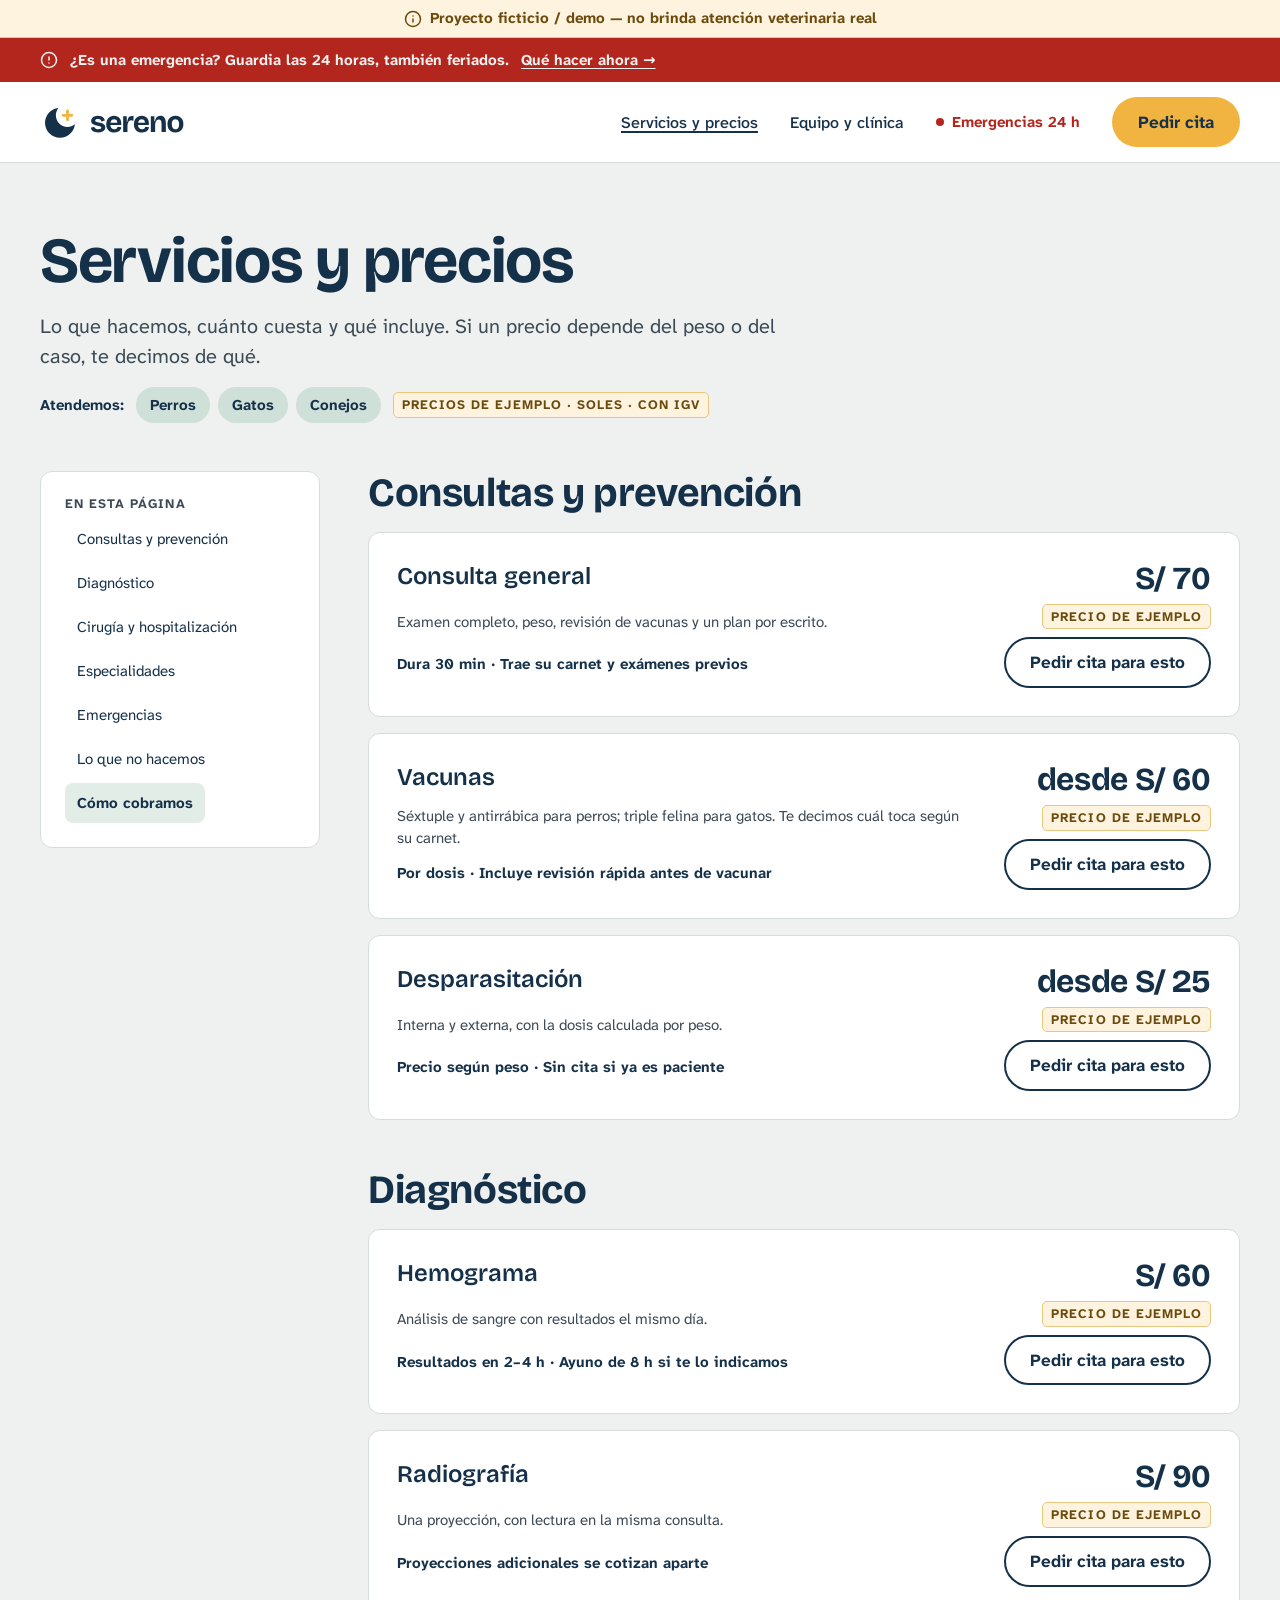
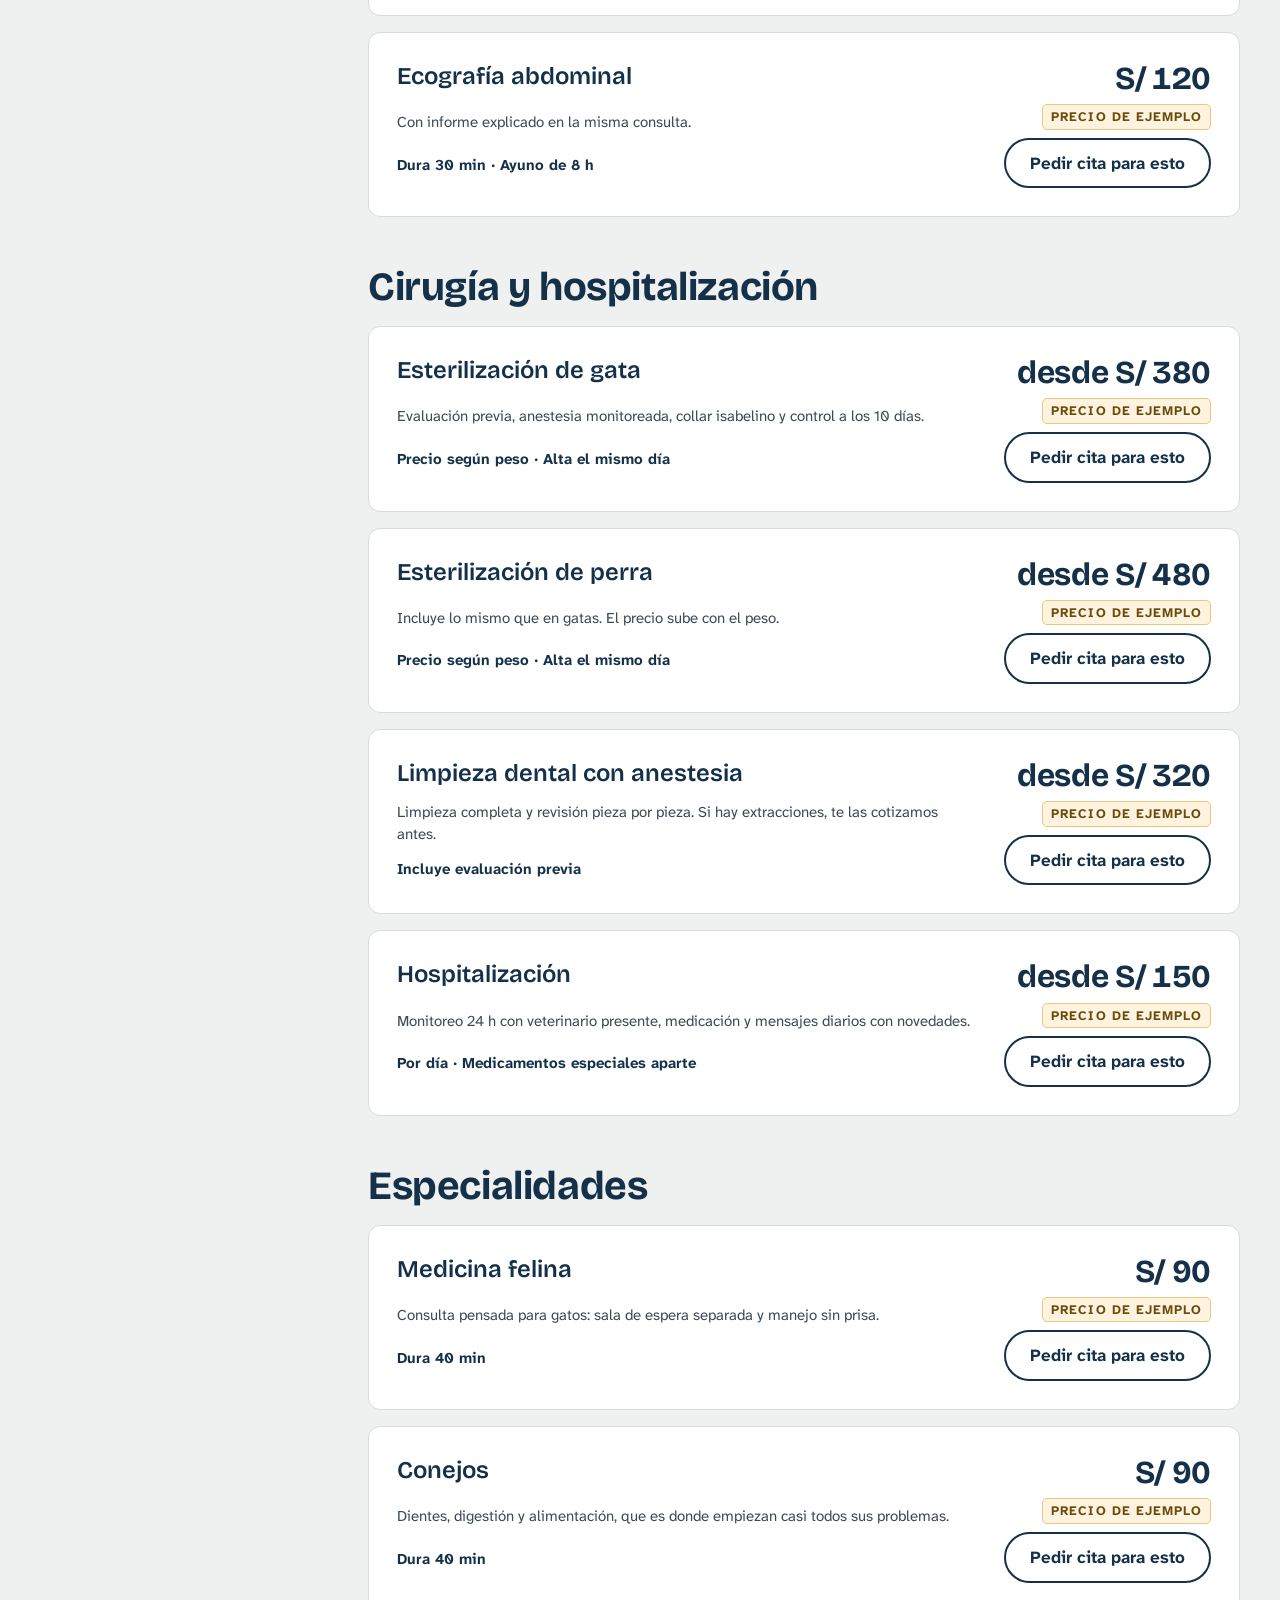
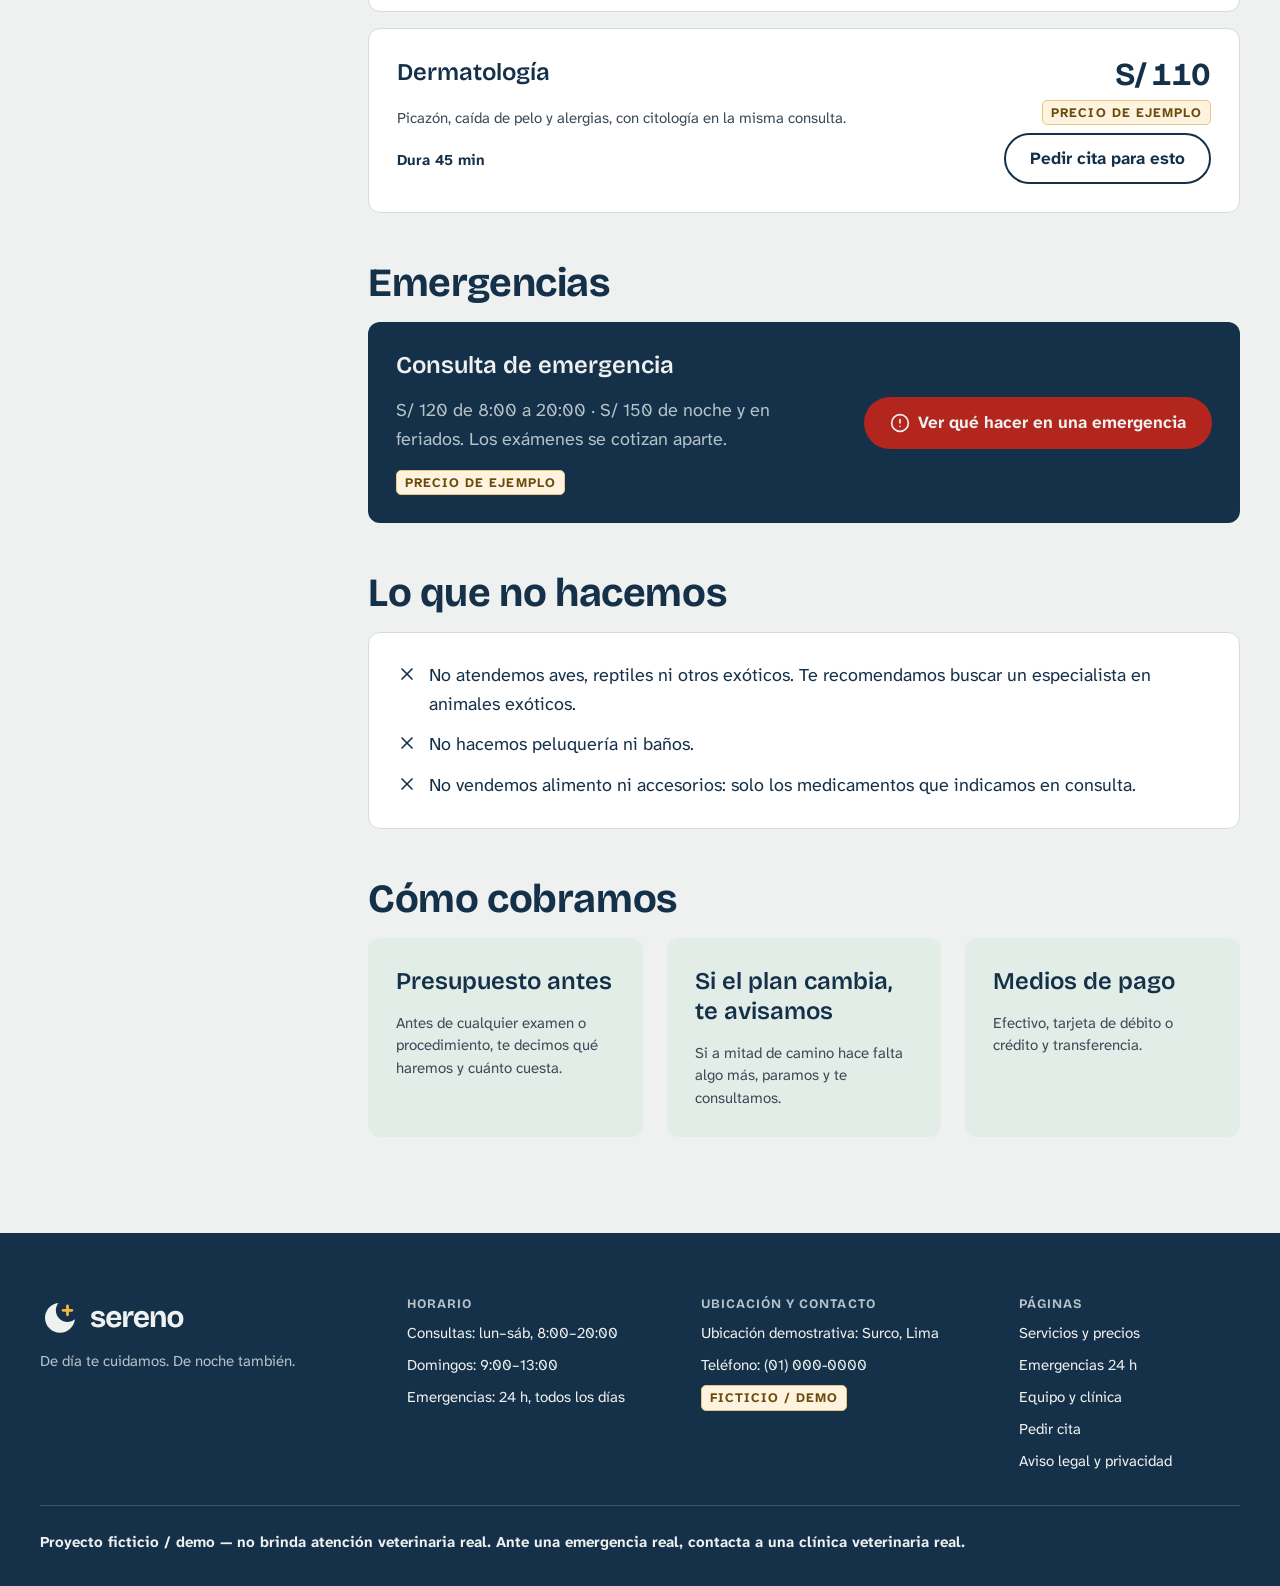
<file: servicios.html>
<!doctype html>
<html lang="es-PE">
<head>
<meta charset="utf-8">
<meta name="viewport" content="width=device-width, initial-scale=1, viewport-fit=cover">
<title>Servicios y precios · Sereno, veterinaria en Surco</title>
<meta name="description" content="Consulta desde S/ 70, vacunas, esterilización, ecografía y especialidades para perros, gatos y conejos. Precios de ejemplo publicados. Proyecto ficticio.">
<!-- Sitio ficticio de portafolio: no debe aparecer en buscadores (DECISIONS.md) -->
<meta name="robots" content="noindex, nofollow">
<link rel="canonical" href="https://rmsk563-creator.github.io/sereno/servicios.html">
<meta name="theme-color" content="#15314A">
<meta property="og:type" content="website">
<meta property="og:locale" content="es_PE">
<meta property="og:site_name" content="Sereno · clínica veterinaria ficticia">
<meta property="og:title" content="Servicios y precios · Sereno, veterinaria en Surco">
<meta property="og:description" content="Consulta desde S/ 70, vacunas, esterilización, ecografía y especialidades para perros, gatos y conejos. Precios de ejemplo publicados. Proyecto ficticio.">
<meta property="og:url" content="https://rmsk563-creator.github.io/sereno/servicios.html">
<meta property="og:image" content="https://rmsk563-creator.github.io/sereno/assets/og.png">
<meta name="twitter:card" content="summary_large_image">
<link rel="icon" href="favicon.svg" type="image/svg+xml">
<link rel="icon" href="assets/logos/icono-32.png" sizes="32x32" type="image/png">
<link rel="apple-touch-icon" href="assets/logos/icono-180.png">
<link rel="preconnect" href="https://fonts.googleapis.com">
<link rel="preconnect" href="https://fonts.gstatic.com" crossorigin>
<link rel="stylesheet" href="https://fonts.googleapis.com/css2?family=Bricolage+Grotesque:opsz,wght@12..96,500;12..96,600;12..96,700&amp;family=Atkinson+Hyperlegible+Next:wght@400;500;700&amp;display=swap">
<link rel="stylesheet" href="styles.css?v=1">
</head>
<body class="">
<a class="saltar" href="#contenido">Saltar al contenido</a>
<section class="aviso-demo" aria-label="Aviso"><svg class="icono icono--18" aria-hidden="true" focusable="false"><use href="assets/iconos/iconos.svg#info"></use></svg><p>Proyecto ficticio / demo — no brinda atención veterinaria real</p></section>
<nav aria-label="Acceso a emergencias"><a class="franja" href="emergencias.html">
  <span class="contenedor franja__fila"><svg class="icono icono--18" aria-hidden="true" focusable="false"><use href="assets/iconos/iconos.svg#alerta"></use></svg><span>¿Es una emergencia? Guardia las 24 horas, también feriados.</span> <span class="franja__accion">Qué hacer ahora →</span></span>
</a></nav>
<header class="cabecera">
  <div class="contenedor cabecera__fila">
    <a class="logo" href="index.html"><img src="assets/logos/logo-claro.svg" alt="Sereno, clínica veterinaria · Inicio" width="145" height="40"></a>
    <nav class="nav" aria-label="Principal">
      <ul class="nav__lista">
        <li><a class="nav__enlace" href="servicios.html" aria-current="page">Servicios y precios</a></li>
        <li><a class="nav__enlace" href="equipo.html">Equipo y clínica</a></li>
        <li><a class="nav__enlace nav__enlace--urgencia" href="emergencias.html">Emergencias 24&nbsp;h</a></li>
        <li><a class="boton boton--farol" href="cita.html">Pedir cita</a></li>
      </ul>
    </nav>
    <button class="boton-menu" type="button" data-abrir-menu aria-haspopup="dialog" aria-controls="menu" aria-expanded="false"><svg class="icono" aria-hidden="true" focusable="false"><use href="assets/iconos/iconos.svg#menu"></use></svg>Menú</button>
  </div>
</header>
<main id="contenido" tabindex="-1">
<div class="contenedor encabezado-pagina">
  <h1>Servicios y precios</h1>
  <p class="t-entradilla" style="max-width:760px">Lo que hacemos, cuánto cuesta y qué incluye. Si un precio depende del peso o del caso, te decimos de qué.</p>
  <div class="botones"><span class="t-pequeno-negrita">Atendemos:</span><ul class="fichas"><li class="ficha">Perros</li><li class="ficha">Gatos</li><li class="ficha">Conejos</li></ul><span class="etiqueta-demo">Precios de ejemplo · soles · con IGV</span></div>
</div>
<div class="contenedor servicios">
  <nav class="indice" aria-label="En esta página" data-indice>
    <p class="indice__titulo t-etiqueta">En esta página</p>
    <ul class="indice__lista"><li><a class="indice__enlace" href="#consultas"><span class="solo-escritorio">Consultas y prevención</span><span class="solo-movil">Consultas</span></a></li><li><a class="indice__enlace" href="#diagnostico"><span class="solo-escritorio">Diagnóstico</span><span class="solo-movil">Diagnóstico</span></a></li><li><a class="indice__enlace" href="#cirugia"><span class="solo-escritorio">Cirugía y hospitalización</span><span class="solo-movil">Cirugía</span></a></li><li><a class="indice__enlace" href="#especialidades"><span class="solo-escritorio">Especialidades</span><span class="solo-movil">Especialidades</span></a></li><li><a class="indice__enlace" href="#emergencias-precio"><span class="solo-escritorio">Emergencias</span><span class="solo-movil">Emergencias</span></a></li><li><a class="indice__enlace" href="#no-hacemos"><span class="solo-escritorio">Lo que no hacemos</span><span class="solo-movil">No hacemos</span></a></li><li><a class="indice__enlace" href="#como-cobramos"><span class="solo-escritorio">Cómo cobramos</span><span class="solo-movil">Cómo cobramos</span></a></li></ul>
  </nav>
  <div class="servicios__secciones">
<section class="categoria" id="consultas" aria-labelledby="t-consultas"><h2 id="t-consultas">Consultas y prevención</h2><article class="fila-precio" id="consulta-general">
  <div class="fila-precio__info"><h3>Consulta general</h3><p class="t-pequeno suave">Examen completo, peso, revisión de vacunas y un plan por escrito.</p><p class="t-pequeno-negrita">Dura 30 min · Trae su carnet y exámenes previos</p></div>
  <div class="fila-precio__accion"><p class="t-cifra">S/ 70</p><span class="etiqueta-demo">Precio de ejemplo</span><a class="boton boton--linea" href="cita.html?motivo=consulta">Pedir cita para esto<span class="visualmente-oculto">: Consulta general</span></a></div>
</article><article class="fila-precio" id="vacunas">
  <div class="fila-precio__info"><h3>Vacunas</h3><p class="t-pequeno suave">Séxtuple y antirrábica para perros; triple felina para gatos. Te decimos cuál toca según su carnet.</p><p class="t-pequeno-negrita">Por dosis · Incluye revisión rápida antes de vacunar</p></div>
  <div class="fila-precio__accion"><p class="t-cifra">desde S/ 60</p><span class="etiqueta-demo">Precio de ejemplo</span><a class="boton boton--linea" href="cita.html?motivo=vacunas">Pedir cita para esto<span class="visualmente-oculto">: Vacunas</span></a></div>
</article><article class="fila-precio" id="desparasitacion">
  <div class="fila-precio__info"><h3>Desparasitación</h3><p class="t-pequeno suave">Interna y externa, con la dosis calculada por peso.</p><p class="t-pequeno-negrita">Precio según peso · Sin cita si ya es paciente</p></div>
  <div class="fila-precio__accion"><p class="t-cifra">desde S/ 25</p><span class="etiqueta-demo">Precio de ejemplo</span><a class="boton boton--linea" href="cita.html?motivo=desparasitacion">Pedir cita para esto<span class="visualmente-oculto">: Desparasitación</span></a></div>
</article></section>
<section class="categoria" id="diagnostico" aria-labelledby="t-diagnostico"><h2 id="t-diagnostico">Diagnóstico</h2><article class="fila-precio" id="hemograma">
  <div class="fila-precio__info"><h3>Hemograma</h3><p class="t-pequeno suave">Análisis de sangre con resultados el mismo día.</p><p class="t-pequeno-negrita">Resultados en 2–4 h · Ayuno de 8 h si te lo indicamos</p></div>
  <div class="fila-precio__accion"><p class="t-cifra">S/ 60</p><span class="etiqueta-demo">Precio de ejemplo</span><a class="boton boton--linea" href="cita.html?motivo=examenes">Pedir cita para esto<span class="visualmente-oculto">: Hemograma</span></a></div>
</article><article class="fila-precio" id="radiografia">
  <div class="fila-precio__info"><h3>Radiografía</h3><p class="t-pequeno suave">Una proyección, con lectura en la misma consulta.</p><p class="t-pequeno-negrita">Proyecciones adicionales se cotizan aparte</p></div>
  <div class="fila-precio__accion"><p class="t-cifra">S/ 90</p><span class="etiqueta-demo">Precio de ejemplo</span><a class="boton boton--linea" href="cita.html?motivo=examenes">Pedir cita para esto<span class="visualmente-oculto">: Radiografía</span></a></div>
</article><article class="fila-precio" id="ecografia-abdominal">
  <div class="fila-precio__info"><h3>Ecografía abdominal</h3><p class="t-pequeno suave">Con informe explicado en la misma consulta.</p><p class="t-pequeno-negrita">Dura 30 min · Ayuno de 8 h</p></div>
  <div class="fila-precio__accion"><p class="t-cifra">S/ 120</p><span class="etiqueta-demo">Precio de ejemplo</span><a class="boton boton--linea" href="cita.html?motivo=examenes">Pedir cita para esto<span class="visualmente-oculto">: Ecografía abdominal</span></a></div>
</article></section>
<section class="categoria" id="cirugia" aria-labelledby="t-cirugia"><h2 id="t-cirugia">Cirugía y hospitalización</h2><article class="fila-precio" id="esterilizacion-gata">
  <div class="fila-precio__info"><h3>Esterilización de gata</h3><p class="t-pequeno suave">Evaluación previa, anestesia monitoreada, collar isabelino y control a los 10 días.</p><p class="t-pequeno-negrita">Precio según peso · Alta el mismo día</p></div>
  <div class="fila-precio__accion"><p class="t-cifra">desde S/ 380</p><span class="etiqueta-demo">Precio de ejemplo</span><a class="boton boton--linea" href="cita.html?motivo=esterilizacion">Pedir cita para esto<span class="visualmente-oculto">: Esterilización de gata</span></a></div>
</article><article class="fila-precio" id="esterilizacion-perra">
  <div class="fila-precio__info"><h3>Esterilización de perra</h3><p class="t-pequeno suave">Incluye lo mismo que en gatas. El precio sube con el peso.</p><p class="t-pequeno-negrita">Precio según peso · Alta el mismo día</p></div>
  <div class="fila-precio__accion"><p class="t-cifra">desde S/ 480</p><span class="etiqueta-demo">Precio de ejemplo</span><a class="boton boton--linea" href="cita.html?motivo=esterilizacion">Pedir cita para esto<span class="visualmente-oculto">: Esterilización de perra</span></a></div>
</article><article class="fila-precio" id="limpieza-dental">
  <div class="fila-precio__info"><h3>Limpieza dental con anestesia</h3><p class="t-pequeno suave">Limpieza completa y revisión pieza por pieza. Si hay extracciones, te las cotizamos antes.</p><p class="t-pequeno-negrita">Incluye evaluación previa</p></div>
  <div class="fila-precio__accion"><p class="t-cifra">desde S/ 320</p><span class="etiqueta-demo">Precio de ejemplo</span><a class="boton boton--linea" href="cita.html?motivo=dental">Pedir cita para esto<span class="visualmente-oculto">: Limpieza dental con anestesia</span></a></div>
</article><article class="fila-precio" id="hospitalizacion">
  <div class="fila-precio__info"><h3>Hospitalización</h3><p class="t-pequeno suave">Monitoreo 24&nbsp;h con veterinario presente, medicación y mensajes diarios con novedades.</p><p class="t-pequeno-negrita">Por día · Medicamentos especiales aparte</p></div>
  <div class="fila-precio__accion"><p class="t-cifra">desde S/ 150</p><span class="etiqueta-demo">Precio de ejemplo</span><a class="boton boton--linea" href="cita.html?motivo=consulta">Pedir cita para esto<span class="visualmente-oculto">: Hospitalización</span></a></div>
</article></section>
<section class="categoria" id="especialidades" aria-labelledby="t-especialidades"><h2 id="t-especialidades">Especialidades</h2><article class="fila-precio" id="medicina-felina">
  <div class="fila-precio__info"><h3>Medicina felina</h3><p class="t-pequeno suave">Consulta pensada para gatos: sala de espera separada y manejo sin prisa.</p><p class="t-pequeno-negrita">Dura 40 min</p></div>
  <div class="fila-precio__accion"><p class="t-cifra">S/ 90</p><span class="etiqueta-demo">Precio de ejemplo</span><a class="boton boton--linea" href="cita.html?motivo=especialidad">Pedir cita para esto<span class="visualmente-oculto">: Medicina felina</span></a></div>
</article><article class="fila-precio" id="conejos">
  <div class="fila-precio__info"><h3>Conejos</h3><p class="t-pequeno suave">Dientes, digestión y alimentación, que es donde empiezan casi todos sus problemas.</p><p class="t-pequeno-negrita">Dura 40 min</p></div>
  <div class="fila-precio__accion"><p class="t-cifra">S/ 90</p><span class="etiqueta-demo">Precio de ejemplo</span><a class="boton boton--linea" href="cita.html?motivo=especialidad">Pedir cita para esto<span class="visualmente-oculto">: Conejos</span></a></div>
</article><article class="fila-precio" id="dermatologia">
  <div class="fila-precio__info"><h3>Dermatología</h3><p class="t-pequeno suave">Picazón, caída de pelo y alergias, con citología en la misma consulta.</p><p class="t-pequeno-negrita">Dura 45 min</p></div>
  <div class="fila-precio__accion"><p class="t-cifra">S/ 110</p><span class="etiqueta-demo">Precio de ejemplo</span><a class="boton boton--linea" href="cita.html?motivo=especialidad">Pedir cita para esto<span class="visualmente-oculto">: Dermatología</span></a></div>
</article></section>

    <section class="categoria" id="emergencias-precio" aria-labelledby="t-emerg">
      <h2 id="t-emerg">Emergencias</h2>
      <div class="bloque bloque--noche bloque--compacto sobre-noche banda" style="padding:28px">
        <div class="pila"><h3>Consulta de emergencia</h3><p style="color:var(--texto-invertido-suave)">S/ 120 de 8:00 a 20:00 · S/ 150 de noche y en feriados. Los exámenes se cotizan aparte.</p><span class="etiqueta-demo">Precio de ejemplo</span></div>
        <a class="boton boton--urgencia" href="emergencias.html"><svg class="icono" aria-hidden="true" focusable="false"><use href="assets/iconos/iconos.svg#alerta"></use></svg>Ver qué hacer en una emergencia</a>
      </div>
    </section>
    <section class="categoria" id="no-hacemos" aria-labelledby="t-no">
      <h2 id="t-no">Lo que no hacemos</h2>
      <ul class="lista-iconos bloque bloque--superficie bloque--compacto">
        <li><svg class="icono" aria-hidden="true" focusable="false"><use href="assets/iconos/iconos.svg#cerrar"></use></svg>No atendemos aves, reptiles ni otros exóticos. Te recomendamos buscar un especialista en animales exóticos.</li>
        <li><svg class="icono" aria-hidden="true" focusable="false"><use href="assets/iconos/iconos.svg#cerrar"></use></svg>No hacemos peluquería ni baños.</li>
        <li><svg class="icono" aria-hidden="true" focusable="false"><use href="assets/iconos/iconos.svg#cerrar"></use></svg>No vendemos alimento ni accesorios: solo los medicamentos que indicamos en consulta.</li>
      </ul>
    </section>
    <section class="categoria" id="como-cobramos" aria-labelledby="t-cobro">
      <h2 id="t-cobro">Cómo cobramos</h2>
      <div class="rejilla rejilla--3">
        <div class="bloque bloque--salvia bloque--compacto"><h3>Presupuesto antes</h3><p class="t-pequeno suave">Antes de cualquier examen o procedimiento, te decimos qué haremos y cuánto cuesta.</p></div>
        <div class="bloque bloque--salvia bloque--compacto"><h3>Si el plan cambia, te avisamos</h3><p class="t-pequeno suave">Si a mitad de camino hace falta algo más, paramos y te consultamos.</p></div>
        <div class="bloque bloque--salvia bloque--compacto"><h3>Medios de pago</h3><p class="t-pequeno suave">Efectivo, tarjeta de débito o crédito y transferencia.</p></div>
      </div>
    </section>
  </div>
</div>
</main>
<footer class="pie sobre-noche">
  <div class="contenedor">
    <div class="pie__columnas">
      <div class="pie__marca">
        <img src="assets/logos/logo-oscuro.svg" alt="Sereno" width="145" height="40">
        <p class="pie__lema">De día te cuidamos. De noche también.</p>
      </div>
      <div>
        <h2 class="pie__titulo t-etiqueta">Horario</h2>
        <ul class="pie__lista"><li>Consultas: lun–sáb, 8:00–20:00</li><li>Domingos: 9:00–13:00</li><li>Emergencias: 24&nbsp;h, todos los días</li></ul>
      </div>
      <div>
        <h2 class="pie__titulo t-etiqueta">Ubicación y contacto</h2>
        <ul class="pie__lista"><li>Ubicación demostrativa: Surco, Lima</li><li>Teléfono: (01) 000-0000</li><li><span class="etiqueta-demo">Ficticio / demo</span></li></ul>
      </div>
      <nav aria-label="Pie de página">
        <h2 class="pie__titulo t-etiqueta">Páginas</h2>
        <ul class="pie__lista"><li><a href="servicios.html">Servicios y precios</a></li><li><a href="emergencias.html">Emergencias 24&nbsp;h</a></li><li><a href="equipo.html">Equipo y clínica</a></li><li><a href="cita.html">Pedir cita</a></li><li><a href="legal.html">Aviso legal y privacidad</a></li></ul>
      </nav>
    </div>
    <p class="pie__aviso">Proyecto ficticio / demo — no brinda atención veterinaria real. Ante una emergencia real, contacta a una clínica veterinaria real.</p>
  </div>
</footer>
<nav class="barra-inferior" aria-label="Acciones rápidas">
  <a class="boton boton--urgencia" href="emergencias.html"><svg class="icono" aria-hidden="true" focusable="false"><use href="assets/iconos/iconos.svg#alerta"></use></svg>Emergencia</a>
  <a class="boton boton--farol" href="cita.html">Pedir cita</a>
</nav>
<dialog class="menu" id="menu" aria-label="Menú">
  <p class="aviso-demo"><svg class="icono icono--18" aria-hidden="true" focusable="false"><use href="assets/iconos/iconos.svg#info"></use></svg><span>Proyecto ficticio / demo — no brinda atención veterinaria real</span></p>
  <div class="menu__cabecera">
    <img src="assets/logos/logo-claro.svg" alt="" width="145" height="40">
    <button class="boton-menu" type="button" data-cerrar-menu><svg class="icono" aria-hidden="true" focusable="false"><use href="assets/iconos/iconos.svg#cerrar"></use></svg>Cerrar</button>
  </div>
  <nav aria-label="Menú principal">
    <ul class="menu__lista">
      <li><a class="menu__enlace" href="index.html">Inicio</a></li>
      <li><a class="menu__enlace" href="servicios.html" aria-current="page">Servicios y precios <span class="etiqueta-demo">Página actual</span></a></li>
      <li><a class="menu__enlace menu__enlace--urgencia" href="emergencias.html">Emergencias 24&nbsp;h</a></li>
      <li><a class="menu__enlace" href="equipo.html">Equipo y clínica</a></li>
      <li><a class="menu__enlace" href="cita.html">Pedir cita</a></li>
    </ul>
  </nav>
  <p class="menu__hoy" data-horario-hoy><span class="t-etiqueta suave" data-dia>Horario</span><span data-horas>Consultas lun–sáb 8:00–20:00 · dom 9:00–13:00 · Emergencias 24&nbsp;h</span></p>
</dialog>
<p class="visualmente-oculto" id="anuncio-demo" role="status" aria-live="polite"></p>
<script src="app.js?v=1" defer></script>
</body>
</html>
</file>
<file: styles.css>
/* =========================================================================
   Sereno · estilos
   Clínica veterinaria FICTICIA. Fuente de verdad: MARCA.md, DISENO.md y el
   archivo de Figma «Sereno — Diseño v1».

   1. Tokens
   2. Base
   3. Utilidades de maquetación
   4. Componentes compartidos (aviso, franja, cabecera, menú, barra, pie)
   5. Componentes de contenido
   6. Páginas
   7. Movimiento
   ========================================================================= */

/* 1. Tokens ----------------------------------------------------------------
   Los nombres siguen las variables de Figma (colección Color, Espacio y
   Tipografía). Si algo necesita un valor que no está aquí, falta un token. */
:root {
  /* Color · marca */
  --noche: #15314A;
  --neblina: #EEF1EF;
  --farol: #F2B441;
  --farol-hover: #F5C15E;
  --salvia: #CFE0D8;
  --urgencia: #B3261E;
  --urgencia-hover: #9A1F18;

  /* Color · texto */
  --texto-principal: #15314A;
  --texto-suave: #3C4A56;
  --texto-invertido: #EEF1EF;
  --texto-invertido-suave: #B5C2C8;

  /* Color · fondos y bordes */
  --fondo-pagina: #EEF1EF;
  --fondo-superficie: #FFFFFF;
  --fondo-noche: #15314A;
  --fondo-salvia-suave: #E3EDE8;
  --fondo-urgencia-suave: #FBEAE8;
  --borde-suave: #D5DCD9;
  --borde-campo: #6F7D86;
  --linea-sobre-noche: rgb(255 255 255 / .16);

  /* Color · demo */
  --demo-fondo: #FDF3DF;
  --demo-texto: #6B4A0C;
  --demo-borde: #E9C77E;

  /* Espacio (base 4) */
  --esp-1: 4px;  --esp-2: 8px;  --esp-3: 12px; --esp-4: 16px;
  --esp-6: 24px; --esp-8: 32px; --esp-10: 40px; --esp-12: 48px; --esp-16: 64px; --esp-24: 96px;
  --margen: 20px;                 /* móvil: 20 · tablet: 40 · escritorio: centrado en 1200 */
  --ancho-max: 1200px;
  --seccion: var(--esp-12);       /* móvil 48 · escritorio 96 */

  /* Radios */
  --radio-campo: 8px;
  --radio-tarjeta: 12px;
  --radio-pildora: 999px;

  /* Tipografía · familias */
  --fuente-titulos: "Bricolage Grotesque", "Avenir Next", "Segoe UI", system-ui, sans-serif;
  --fuente-cuerpo: "Atkinson Hyperlegible Next", system-ui, -apple-system, "Segoe UI", sans-serif;

  /* Tipografía · escala (12 estilos, DISENO.md) */
  --tipo-titulo-1: clamp(2.5rem, 1.6rem + 3.2vw, 4rem);          /* 40 · 52 · 64 */
  --tipo-titulo-2: clamp(1.875rem, 1.5rem + 1.3vw, 2.5rem);      /* 30 · 34 · 40 */
  --tipo-titulo-3: clamp(1.3125rem, 1.2rem + .4vw, 1.5rem);      /* 21 · 22 · 24 */
  --tipo-entradilla: clamp(1.125rem, 1.05rem + .3vw, 1.25rem);   /* 18 · 19 · 20 */
  --tipo-cuerpo: clamp(1.0625rem, 1rem + .2vw, 1.125rem);        /* 17 · 18 · 18 */
  --tipo-cifra: 2rem;
  --tipo-pequeno: .9375rem;
  --tipo-navegacion: 1rem;
  --tipo-boton: 1.0625rem;
  --tipo-etiqueta: .8125rem;

  /* Sombras */
  --sombra-tarjeta: 0 8px 24px -4px rgb(21 49 74 / .08);
  --sombra-barra: 0 -4px 16px rgb(21 49 74 / .14);
  --sombra-dialogo: 0 16px 48px rgb(21 49 74 / .25);

  /* Movimiento (Emil: 120–200 ms, ease-out) */
  --curva-salida: cubic-bezier(.22, 1, .36, 1);
  --t-rapido: 120ms;
  --t-medio: 160ms;
  --t-lento: 200ms;

  /* Alturas de las piezas fijas */
  --alto-cabecera: 72px;
  --alto-barra: 80px;
}

@media (min-width: 600px) {
  :root { --margen: 40px; }
}
@media (min-width: 900px) {
  :root { --seccion: var(--esp-24); --alto-cabecera: 80px; }
}

/* 2. Base ------------------------------------------------------------------ */
*, *::before, *::after { box-sizing: border-box; }

/* Lo que lleva el atributo hidden no se ve nunca, aunque su clase le dé display: flex o grid */
[hidden] { display: none !important; }

html {
  -webkit-text-size-adjust: 100%;
  text-size-adjust: 100%;
  scroll-padding-top: calc(var(--alto-cabecera) + var(--esp-4));
}

body {
  margin: 0;
  background: var(--fondo-pagina);
  color: var(--texto-principal);
  font-family: var(--fuente-cuerpo);
  font-size: var(--tipo-cuerpo);
  line-height: 1.6;
  -webkit-font-smoothing: antialiased;
  text-rendering: optimizeLegibility;
}

img, svg { display: block; max-width: 100%; }
img { height: auto; }

h1, h2, h3 {
  margin: 0;
  font-family: var(--fuente-titulos);
  color: inherit;
  text-wrap: balance;
}
h1 { font-size: var(--tipo-titulo-1); line-height: 1.06; letter-spacing: -.02em; font-weight: 700; }
h2 { font-size: var(--tipo-titulo-2); line-height: 1.12; letter-spacing: -.01em; font-weight: 700; }
h3 { font-size: var(--tipo-titulo-3); line-height: 1.25; font-weight: 600; }

p { margin: 0; }
ul, ol { margin: 0; padding: 0; }

a { color: inherit; text-underline-offset: .18em; }

button, input, select, textarea { font: inherit; color: inherit; }

:focus-visible {
  outline: 3px solid var(--noche);
  outline-offset: 3px;
}
/* Sobre fondo noche el anillo pasa a neblina (DISENO.md) */
.sobre-noche :focus-visible { outline-color: var(--neblina); }

.visualmente-oculto {
  position: absolute !important;
  width: 1px; height: 1px;
  padding: 0; margin: -1px;
  overflow: hidden; clip: rect(0 0 0 0);
  white-space: nowrap; border: 0;
}

.saltar {
  position: absolute;
  left: var(--esp-4);
  top: var(--esp-2);
  z-index: 100;
  padding: var(--esp-3) var(--esp-4);
  background: var(--noche);
  color: var(--texto-invertido);
  font-weight: 700;
  border-radius: var(--radio-campo);
  transform: translateY(-200%);
}
.saltar:focus { transform: none; }

/* Estilos de texto con nombre (los 12 de Figma) */
.t-entradilla { font-size: var(--tipo-entradilla); line-height: 1.5; color: var(--texto-suave); }
.t-pequeno { font-size: var(--tipo-pequeno); line-height: 1.5; }
.t-pequeno-negrita { font-size: var(--tipo-pequeno); line-height: 1.5; font-weight: 700; }
.t-cuerpo-negrita { font-weight: 700; line-height: 1.5; }
.t-etiqueta {
  font-size: var(--tipo-etiqueta);
  line-height: 1.2;
  font-weight: 700;
  letter-spacing: .08em;
  text-transform: uppercase;
}
.t-cifra {
  font-family: var(--fuente-titulos);
  font-size: var(--tipo-cifra);
  line-height: 1.1;
  font-weight: 700;
  letter-spacing: -.01em;
  font-variant-numeric: tabular-nums;
}
.suave { color: var(--texto-suave); }
.solo-escritorio { display: none; }
@media (min-width: 900px) { .solo-escritorio { display: inline; } .solo-movil { display: none; } }

/* 3. Maquetación ----------------------------------------------------------- */
.contenedor {
  width: min(100% - 2 * var(--margen), var(--ancho-max));
  margin-inline: auto;
}
.seccion { padding-block: var(--seccion); }
.seccion--superficie { background: var(--fondo-superficie); }
.seccion--noche { background: var(--fondo-noche); color: var(--texto-invertido); }
.seccion__encabezado { display: grid; gap: var(--esp-3); max-width: 760px; margin-bottom: var(--esp-8); }
.seccion__encabezado--fila {
  max-width: none;
  display: flex; flex-wrap: wrap; align-items: flex-end; justify-content: space-between; gap: var(--esp-4);
}
.pila { display: grid; gap: var(--esp-4); }
.rejilla { display: grid; gap: var(--esp-6); }
@media (min-width: 600px) {
  .rejilla--2 { grid-template-columns: repeat(2, 1fr); }
}
@media (min-width: 900px) {
  .rejilla--3 { grid-template-columns: repeat(3, 1fr); }
  .rejilla--4 { grid-template-columns: repeat(4, 1fr); }
}
@media (min-width: 600px) and (max-width: 899px) {
  .rejilla--4 { grid-template-columns: repeat(2, 1fr); }
  .rejilla--3.rejilla--tablet-2 { grid-template-columns: repeat(2, 1fr); }
}

/* 4. Componentes compartidos ---------------------------------------------- */

/* Icono (sprite de Lucide) */
.icono { width: 20px; height: 20px; flex: none; }
.icono--18 { width: 18px; height: 18px; }
.icono--16 { width: 16px; height: 16px; }
.icono--22 { width: 22px; height: 22px; }
.icono--24 { width: 24px; height: 24px; }

/* Aviso demo: arriba de todas las páginas, sin botón para cerrarlo */
.aviso-demo {
  display: flex; align-items: center; justify-content: center; gap: var(--esp-2);
  padding: var(--esp-2) var(--margen);
  background: var(--demo-fondo);
  color: var(--demo-texto);
  border-bottom: 1px solid var(--demo-borde);
  font-size: var(--tipo-pequeno);
  font-weight: 700;
  line-height: 1.4;
}
@media (max-width: 599px) { .aviso-demo { justify-content: flex-start; } }

/* Etiqueta demo */
.etiqueta-demo {
  display: inline-flex; align-items: center;
  width: fit-content;
  padding: var(--esp-1) var(--esp-2);
  background: var(--demo-fondo);
  color: var(--demo-texto);
  border: 1px solid var(--demo-borde);
  border-radius: 5px;
  font-size: var(--tipo-etiqueta);
  font-weight: 700;
  letter-spacing: .08em;
  text-transform: uppercase;
  line-height: 1.2;
}

/* Franja de emergencia: solo escritorio, nunca en Emergencias */
.franja {
  display: none;
  background: var(--urgencia);
  color: var(--texto-invertido);
  text-decoration: none;
  font-size: var(--tipo-pequeno);
  font-weight: 700;
}
.franja__fila { display: flex; align-items: center; gap: var(--esp-3); padding-block: 10px; }
.franja__accion { text-decoration: underline; }
.franja:hover .franja__accion { text-decoration-thickness: 2px; }
.franja:focus-visible { outline-color: var(--noche); outline-offset: -3px; }
@media (min-width: 900px) { .franja { display: block; } }

/* Cabecera fija (sticky) */
.cabecera {
  position: sticky;
  top: 0;
  z-index: 50;
  background: var(--fondo-superficie);
  border-bottom: 1px solid var(--borde-suave);
}
.cabecera__fila {
  display: flex; align-items: center; justify-content: space-between; gap: var(--esp-6);
  min-height: var(--alto-cabecera);
}
.logo { display: inline-flex; border-radius: var(--radio-campo); }
.logo img { width: 145px; height: 40px; }

.nav { display: none; }
.nav__lista { display: flex; align-items: center; gap: var(--esp-8); list-style: none; }
.nav__enlace {
  font-size: var(--tipo-navegacion);
  font-weight: 500;
  text-decoration: none;
  padding-block: var(--esp-2);
}
.nav__enlace:hover, .nav__enlace[aria-current="page"] { text-decoration: underline; text-decoration-thickness: 2px; }
.nav__enlace--urgencia { display: inline-flex; align-items: center; gap: var(--esp-2); color: var(--urgencia); font-weight: 700; font-size: var(--tipo-pequeno); }
.nav__enlace--urgencia::before { content: ""; width: 8px; height: 8px; border-radius: 50%; background: var(--urgencia); }

.boton-menu {
  display: inline-flex; align-items: center; gap: var(--esp-2);
  min-height: 48px;
  padding: var(--esp-3) var(--esp-4);
  background: transparent;
  border: 1px solid var(--borde-suave);
  border-radius: var(--radio-pildora);
  font-size: var(--tipo-pequeno);
  font-weight: 700;
  cursor: pointer;
}
@media (min-width: 900px) {
  .nav { display: block; }
  .boton-menu { display: none; }
}

/* Menú móvil (dialog a pantalla completa) */
.menu {
  width: 100%; max-width: none;
  height: 100%; max-height: none;
  margin: 0; padding: 0;
  border: 0;
  background: var(--fondo-superficie);
  color: var(--texto-principal);
}
.menu::backdrop { background: rgb(21 49 74 / .4); }
.menu__cabecera {
  display: flex; align-items: center; justify-content: space-between;
  min-height: var(--alto-cabecera);
  padding-inline: var(--margen);
  border-bottom: 1px solid var(--borde-suave);
}
.menu__lista { list-style: none; padding: var(--esp-4) var(--margen) 0; }
.menu__enlace {
  display: flex; align-items: center; gap: 10px;
  padding-block: var(--esp-4);
  border-bottom: 1px solid var(--borde-suave);
  font-family: var(--fuente-titulos);
  font-size: var(--tipo-titulo-3);
  font-weight: 600;
  text-decoration: none;
}
.menu__enlace[aria-current="page"] { text-decoration: underline; text-decoration-thickness: 2px; }
.menu__enlace--urgencia { color: var(--urgencia); }
.menu__enlace--urgencia::before { content: ""; width: 10px; height: 10px; border-radius: 50%; background: var(--urgencia); }
.menu__hoy { display: grid; gap: 6px; padding: var(--esp-6) var(--margen); }

/* Barra inferior fija (móvil y tablet) */
.barra-inferior {
  position: fixed;
  inset: auto 0 0 0;
  z-index: 40;
  display: flex; gap: var(--esp-3);
  padding: var(--esp-3) var(--esp-4) calc(var(--esp-3) + env(safe-area-inset-bottom, 0px));
  background: var(--fondo-superficie);
  border-top: 1px solid var(--borde-suave);
  box-shadow: var(--sombra-barra);
}
.barra-inferior > * { flex: 1; }
body:has(.barra-inferior) { padding-bottom: calc(var(--alto-barra) + env(safe-area-inset-bottom, 0px)); }
@media (min-width: 900px) {
  .barra-inferior { display: none; }
  body:has(.barra-inferior) { padding-bottom: 0; }
}

/* Pie */
.pie { background: var(--fondo-noche); color: var(--texto-invertido); padding-block: var(--esp-12) var(--esp-8); }
.pie__columnas { display: grid; gap: var(--esp-8); }
.pie__marca img { width: 145px; height: 40px; margin-bottom: var(--esp-3); }
.pie__titulo { color: var(--texto-invertido-suave); margin-bottom: var(--esp-2); }
.pie__lista { list-style: none; display: grid; gap: var(--esp-2); font-size: var(--tipo-pequeno); }
.pie__lista a { text-decoration: none; }
.pie__lista a:hover { text-decoration: underline; }
.pie__lema { color: var(--texto-invertido-suave); font-size: var(--tipo-pequeno); }
.pie__aviso {
  margin-top: var(--esp-8); padding-top: var(--esp-6);
  border-top: 1px solid var(--linea-sobre-noche);
  font-size: var(--tipo-pequeno); font-weight: 700;
}
@media (min-width: 600px) {
  .pie__columnas { grid-template-columns: repeat(2, 1fr); }
}
@media (min-width: 900px) {
  .pie { padding-block: var(--esp-16) var(--esp-8); }
  .pie__columnas { grid-template-columns: 1.3fr 1fr 1.1fr .9fr; gap: var(--esp-12); }
}

/* Botones */
.boton {
  display: inline-flex; align-items: center; justify-content: center; gap: var(--esp-2);
  min-height: 48px;
  padding: 14px var(--esp-6);
  border: 2px solid transparent;
  border-radius: var(--radio-pildora);
  font-family: var(--fuente-cuerpo);
  font-size: var(--tipo-boton);
  font-weight: 700;
  line-height: 1.1;
  text-align: center;
  text-decoration: none;
  cursor: pointer;
  transition: background-color var(--t-medio) var(--curva-salida), transform var(--t-rapido) var(--curva-salida);
  -webkit-tap-highlight-color: transparent;
}
.boton:active { transform: scale(.97); }
.boton--farol { background: var(--farol); color: var(--noche); }
.boton--farol:hover { background: var(--farol-hover); }
.boton--urgencia { background: var(--urgencia); color: var(--texto-invertido); }
.boton--urgencia:hover { background: var(--urgencia-hover); }
.boton--linea { background: transparent; color: var(--noche); border-color: var(--noche); }
.boton--linea:hover { background: var(--fondo-salvia-suave); }
.boton--linea-clara { background: transparent; color: var(--neblina); border-color: var(--neblina); }
.boton--linea-clara:hover { background: rgb(255 255 255 / .08); }
.boton--linea:focus-visible, .boton--linea-clara:focus-visible { outline-color: var(--farol); }
.boton--ancho { width: 100%; }
.boton[aria-expanded="true"] { outline: 3px solid var(--neblina); outline-offset: 3px; }
.botones { display: flex; flex-wrap: wrap; gap: var(--esp-3); align-items: center; }
@media (max-width: 599px) {
  .botones--apiladas-movil { flex-direction: column; align-items: stretch; }
}

/* Enlace con flecha */
.enlace-flecha {
  display: inline-flex; align-items: center; gap: 6px;
  font-size: var(--tipo-pequeno); font-weight: 700;
  text-decoration: underline;
}

/* Mensaje demo */
.mensaje-demo {
  display: flex; gap: var(--esp-3);
  padding: var(--esp-4);
  background: var(--demo-fondo);
  color: var(--demo-texto);
  border: 1px solid var(--demo-borde);
  border-radius: var(--radio-campo);
  font-size: var(--tipo-pequeno);
  line-height: 1.5;
}
.mensaje-demo__titulo { font-weight: 700; }
.mensaje-demo .icono { margin-top: 2px; }

/* Ficha de especie */
.fichas { display: flex; flex-wrap: wrap; gap: var(--esp-2); list-style: none; }
.ficha {
  padding: 6px 14px;
  background: var(--salvia);
  border-radius: var(--radio-pildora);
  font-size: var(--tipo-pequeno);
  font-weight: 700;
}

/* 5. Componentes de contenido ---------------------------------------------- */

/* Tarjeta de servicio: toda la tarjeta lleva a su sección */
.tarjeta-servicio {
  position: relative;
  display: grid; gap: var(--esp-3); align-content: start;
  padding: var(--esp-6);
  background: var(--fondo-superficie);
  border: 1px solid var(--borde-suave);
  border-radius: var(--radio-tarjeta);
  transition: transform var(--t-lento) var(--curva-salida), box-shadow var(--t-lento) var(--curva-salida);
}
.tarjeta-servicio:hover { transform: translateY(-2px); box-shadow: var(--sombra-tarjeta); }
.tarjeta-servicio__enlace::after { content: ""; position: absolute; inset: 0; border-radius: inherit; }
.tarjeta-servicio:focus-within { outline: 3px solid var(--noche); outline-offset: 3px; }
.tarjeta-servicio__enlace:focus-visible { outline: none; }
.precio-fila { display: flex; flex-wrap: wrap; align-items: center; gap: var(--esp-2); }
.precio-medio { font-family: var(--fuente-titulos); font-size: var(--tipo-titulo-3); font-weight: 600; font-variant-numeric: tabular-nums; }

/* Fila de precio (servicios) */
.fila-precio {
  display: grid; gap: var(--esp-4);
  padding: 20px;
  background: var(--fondo-superficie);
  border: 1px solid var(--borde-suave);
  border-radius: var(--radio-tarjeta);
}
.fila-precio__info { display: grid; gap: var(--esp-2); }
.fila-precio__accion { display: grid; gap: var(--esp-2); justify-items: start; }
@media (min-width: 600px) {
  .fila-precio { grid-template-columns: 1fr auto; gap: var(--esp-8); padding: 28px; }
  .fila-precio__accion { justify-items: end; align-content: start; }
}
@media (max-width: 599px) { .fila-precio__accion .boton { width: 100%; } }

/* Señal de alarma */
.senales { list-style: none; }
.senal {
  display: flex; gap: var(--esp-3);
  padding-block: var(--esp-3);
  border-bottom: 1px solid var(--borde-suave);
}
.senal .icono { color: var(--urgencia); margin-top: 3px; }

/* Paso (proceso con orden real) */
.pasos { list-style: none; display: grid; gap: var(--esp-6); }
.paso { display: flex; gap: var(--esp-4); }
.paso__numero {
  display: grid; place-items: center; flex: none;
  width: 40px; height: 40px; border-radius: 50%;
  background: var(--fondo-noche); color: var(--texto-invertido);
  font-family: var(--fuente-titulos); font-size: 18px; font-weight: 700;
}
.paso__titulo { display: block; font-weight: 700; line-height: 1.4; }
.paso__texto { font-size: var(--tipo-pequeno); color: var(--texto-suave); }
@media (min-width: 600px) { .pasos--4 { grid-template-columns: repeat(2, 1fr); } .pasos--3 { grid-template-columns: repeat(3, 1fr); } }
@media (min-width: 900px) { .pasos--4 { grid-template-columns: repeat(4, 1fr); } }

/* Pregunta frecuente (details) */
.preguntas { display: grid; }
.pregunta { border-bottom: 1px solid var(--borde-suave); }
.pregunta summary {
  display: flex; align-items: center; justify-content: space-between; gap: var(--esp-4);
  padding-block: 20px;
  font-weight: 700;
  cursor: pointer;
  list-style: none;
}
.pregunta summary::-webkit-details-marker { display: none; }
.pregunta summary .icono { transition: transform var(--t-lento) var(--curva-salida); }
.pregunta[open] summary .icono { transform: rotate(180deg); }
.pregunta__respuesta { padding-bottom: 20px; font-size: var(--tipo-pequeno); color: var(--texto-suave); max-width: 66ch; }

/* Tarjeta de veterinario */
.tarjeta-vet { display: grid; gap: var(--esp-3); align-content: start; }
.tarjeta-vet__foto { width: 100%; aspect-ratio: 4 / 5; object-fit: cover; border-radius: var(--radio-tarjeta); background: var(--salvia); }
.tarjeta-vet__enfoque { font-size: var(--tipo-pequeno); color: var(--texto-suave); }
.tarjeta-vet__dias { font-size: var(--tipo-pequeno); font-weight: 700; color: var(--texto-suave); }

/* Tarjeta de espacio */
.tarjeta-espacio { display: grid; gap: var(--esp-3); align-content: start; }
.tarjeta-espacio img { width: 100%; aspect-ratio: 3 / 2; object-fit: cover; border-radius: var(--radio-tarjeta); background: var(--salvia); }

/* Tarjetas de color (caminos, compromisos, listas sí/no) */
.bloque {
  display: grid; gap: var(--esp-4); align-content: start;
  padding: var(--esp-6) 20px;
  border-radius: var(--radio-tarjeta);
}
.bloque--noche { background: var(--fondo-noche); color: var(--texto-invertido); }
.bloque--salvia { background: var(--fondo-salvia-suave); }
.bloque--urgencia-suave { background: var(--fondo-urgencia-suave); }
.bloque--superficie { background: var(--fondo-superficie); border: 1px solid var(--borde-suave); }
@media (min-width: 900px) { .bloque { padding: var(--esp-10); } .bloque--compacto { padding: 28px; } }
.bloque > .boton { justify-self: start; }
@media (max-width: 599px) { .bloque > .boton { justify-self: stretch; } }
.lista-iconos { list-style: none; display: grid; gap: var(--esp-3); }
.lista-iconos li { display: flex; gap: var(--esp-3); }
.lista-iconos .icono { margin-top: 3px; }

/* Formulario */
.campo { display: grid; gap: var(--esp-2); }
.campo__rotulo { font-size: var(--tipo-pequeno); font-weight: 700; }
.campo__obligatorio { color: var(--urgencia); margin-left: 2px; }
.campo__control {
  width: 100%;
  min-height: 52px;
  padding: 14px var(--esp-4);
  background: var(--fondo-superficie);
  border: 1px solid var(--borde-campo);
  border-radius: var(--radio-campo);
  font-size: var(--tipo-cuerpo);   /* ≥16 px: iOS no hace zoom */
  line-height: 1.4;
}
.campo__control::placeholder { color: var(--texto-suave); opacity: 1; }
.campo__control:focus-visible { outline: none; border: 2px solid var(--noche); padding: 13px 15px; }
.campo__control[aria-invalid="true"] { border: 2px solid var(--urgencia); padding: 13px 15px; }
textarea.campo__control { min-height: 120px; resize: vertical; }
select.campo__control {
  appearance: none;
  background-image: url("data:image/svg+xml,%3Csvg xmlns='http://www.w3.org/2000/svg' width='20' height='20' viewBox='0 0 24 24' fill='none' stroke='%2315314A' stroke-width='2' stroke-linecap='round' stroke-linejoin='round'%3E%3Cpath d='m6 9 6 6 6-6'/%3E%3C/svg%3E");
  background-repeat: no-repeat;
  background-position: right 16px center;
  padding-right: 48px;
}
.campo__ayuda { font-size: var(--tipo-pequeno); color: var(--texto-suave); }
.campo__error {
  display: flex; gap: 6px; align-items: flex-start;
  color: var(--urgencia);
  font-size: var(--tipo-pequeno); font-weight: 700;
}
.campo__error[hidden] { display: none; }
.campo__error .icono { margin-top: 2px; }

.opciones { border: 0; margin: 0; padding: 0; min-width: 0; display: grid; gap: var(--esp-2); }
.opciones legend { padding: 0; margin-bottom: var(--esp-2); font-size: var(--tipo-pequeno); font-weight: 700; }
.opciones__fila { display: flex; flex-wrap: wrap; gap: var(--esp-2); }
.opcion { position: relative; }
.opcion input { position: absolute; opacity: 0; inset: 0; width: 100%; height: 100%; margin: 0; cursor: pointer; }
.opcion span {
  display: inline-flex; align-items: center; gap: var(--esp-2);
  min-height: 48px;
  padding: var(--esp-3) 18px;
  background: var(--fondo-superficie);
  border: 1px solid var(--borde-campo);
  border-radius: var(--radio-pildora);
  font-size: var(--tipo-pequeno); font-weight: 700;
}
.opcion span .icono { display: none; }
.opcion input:checked + span { background: var(--fondo-noche); border-color: var(--noche); color: var(--texto-invertido); }
.opcion input:checked + span .icono { display: block; }
.opcion input:focus-visible + span { outline: 3px solid var(--noche); outline-offset: 3px; }
.opciones[aria-invalid="true"] .opcion span { border-color: var(--urgencia); }

.vista-previa {
  margin: 0;
  padding: var(--esp-4) 20px;
  background: var(--fondo-salvia-suave);
  border-radius: 16px 16px 16px 4px;
  font-family: var(--fuente-cuerpo);
  font-size: var(--tipo-pequeno);
  line-height: 1.6;
  white-space: pre-wrap;
  overflow-wrap: anywhere;
}

.resumen-errores {
  display: flex; gap: 10px;
  padding: 14px;
  background: var(--fondo-urgencia-suave);
  border: 1px solid var(--urgencia);
  border-radius: var(--radio-campo);
  font-size: var(--tipo-pequeno); font-weight: 700;
}
.resumen-errores .icono { color: var(--urgencia); margin-top: 2px; }
.estado-listo {
  display: flex; gap: var(--esp-3);
  padding: 14px var(--esp-4);
  background: var(--fondo-salvia-suave);
  border-radius: var(--radio-campo);
  font-size: var(--tipo-pequeno);
}

/* 6. Páginas -------------------------------------------------------------- */

/* Encabezado de página */
.encabezado-pagina { padding-block: var(--esp-8) var(--esp-6); display: grid; gap: var(--esp-3); }
.encabezado-pagina__titulo { display: flex; flex-wrap: wrap; align-items: center; gap: var(--esp-3) var(--esp-4); }
@media (min-width: 900px) { .encabezado-pagina { padding-block: var(--esp-16) var(--esp-12); gap: var(--esp-4); } }

/* Inicio · portada */
.portada { display: grid; gap: var(--esp-6); padding-block: var(--esp-8) var(--esp-12); }
.portada__texto { display: grid; gap: 20px; align-content: center; }
.portada__antetitulo { display: flex; flex-wrap: wrap; align-items: center; gap: var(--esp-2) 10px; color: var(--texto-suave); }
.portada__foto { width: 100%; aspect-ratio: 7 / 6; object-fit: cover; border-radius: var(--radio-tarjeta); }
.dato { display: flex; align-items: center; gap: var(--esp-2); font-size: var(--tipo-pequeno); font-weight: 700; }
@media (min-width: 600px) { .portada__foto { aspect-ratio: 16 / 10; } }
@media (min-width: 900px) {
  .portada { grid-template-columns: 1fr 1fr; gap: var(--esp-16); align-items: center; padding-block: var(--esp-16) var(--esp-24); }
  .portada__foto { aspect-ratio: 49 / 50; }
}

.caminos { display: grid; gap: var(--esp-4); padding-bottom: var(--seccion); }
@media (min-width: 600px) { .caminos { grid-template-columns: 1fr 1fr; gap: var(--esp-6); } }
.bloque__antetitulo { display: flex; align-items: center; gap: var(--esp-2); }
.punto-urgencia { width: 10px; height: 10px; border-radius: 50%; background: var(--urgencia); flex: none; }

.por-que { display: grid; gap: var(--esp-6); }
.por-que img { width: 100%; aspect-ratio: 4 / 3; object-fit: cover; border-radius: var(--radio-tarjeta); }
.razon { padding-block: 20px; border-bottom: 1px solid var(--borde-suave); display: grid; gap: 6px; }
@media (min-width: 900px) {
  .por-que { grid-template-columns: 488px 1fr; gap: var(--esp-16); align-items: center; }
  .por-que img { aspect-ratio: 87 / 100; }
}

/* Carrusel del equipo en móvil: fila deslizable */
.carrusel {
  display: grid; grid-auto-flow: column; grid-auto-columns: min(260px, 72%);
  gap: var(--esp-4);
  overflow-x: auto;
  overscroll-behavior-x: contain;
  scroll-snap-type: x mandatory;
  padding-bottom: var(--esp-2);
  margin-right: calc(-1 * var(--margen));
  padding-right: var(--margen);
}
.carrusel > * { scroll-snap-align: start; }
@media (min-width: 900px) {
  .carrusel { grid-auto-flow: row; grid-template-columns: repeat(3, 1fr); overflow: visible; margin-right: 0; padding-right: 0; gap: var(--esp-6); }
}

.horario-faq { display: grid; gap: var(--esp-8); padding-bottom: var(--seccion); }
@media (min-width: 900px) { .horario-faq { grid-template-columns: 384px 1fr; gap: var(--esp-16); align-items: start; } }

/* Servicios */
.servicios { display: grid; grid-template-columns: minmax(0, 1fr); gap: var(--esp-12); padding-bottom: var(--seccion); }
.servicios > * { min-width: 0; }
.indice {
  position: sticky; top: var(--alto-cabecera); z-index: 10;
  margin-inline: calc(-1 * var(--margen));
  padding: var(--esp-3) var(--margen);
  background: var(--fondo-pagina);
  border-block: 1px solid var(--borde-suave);
}
.indice__titulo { display: none; }
.indice__lista { list-style: none; display: flex; gap: var(--esp-2); overflow-x: auto; scrollbar-width: none; }
.indice__lista::-webkit-scrollbar { display: none; }
.indice__enlace {
  display: inline-flex; align-items: center; min-height: 44px;
  padding: 10px var(--esp-4);
  background: var(--fondo-superficie);
  border: 1px solid var(--borde-campo);
  border-radius: var(--radio-pildora);
  font-size: var(--tipo-pequeno); font-weight: 700;
  text-decoration: none; white-space: nowrap;
}
.indice__enlace[aria-current="true"] { background: var(--fondo-noche); color: var(--texto-invertido); border-color: var(--noche); }
.categoria { display: grid; gap: var(--esp-4); }
@media (min-width: 900px) {
  .servicios { grid-template-columns: 280px minmax(0, 1fr); gap: var(--esp-12); align-items: start; }
  .indice {
    top: calc(var(--alto-cabecera) + var(--esp-6));
    margin: 0; padding: var(--esp-6);
    background: var(--fondo-superficie);
    border: 1px solid var(--borde-suave);
    border-radius: var(--radio-tarjeta);
  }
  .indice__titulo { display: block; color: var(--texto-suave); margin-bottom: var(--esp-2); }
  .indice__lista { display: grid; gap: var(--esp-1); overflow: visible; }
  .indice__enlace { background: none; border: 0; border-radius: var(--radio-campo); padding: var(--esp-2) var(--esp-3); min-height: 40px; font-weight: 400; white-space: normal; }
  .indice__enlace[aria-current="true"] { background: var(--fondo-salvia-suave); color: var(--texto-principal); font-weight: 700; }
  .servicios__secciones { display: grid; gap: var(--esp-16); }
}
.servicios__secciones { display: grid; gap: var(--esp-12); }

/* Emergencias */
.emergencia-portada { background: var(--fondo-noche); color: var(--texto-invertido); padding-block: var(--esp-6) var(--esp-8); }
.emergencia-portada__rejilla { display: grid; gap: var(--esp-6); }
.emergencia-portada__principal { display: grid; gap: 20px; align-content: start; }
.emergencia-portada .t-entradilla, .emergencia-portada .suave { color: var(--texto-invertido-suave); }
.telefono { display: flex; flex-wrap: wrap; align-items: center; gap: 10px var(--esp-3); }
.telefono__numero { font-family: var(--fuente-titulos); font-size: var(--tipo-titulo-2); font-weight: 700; line-height: 1.1; letter-spacing: -.01em; font-variant-numeric: tabular-nums; }
.acciones-demo { display: flex; flex-direction: column; gap: var(--esp-3); }
.acciones-demo .mensaje-demo[hidden] { display: none; }
@media (min-width: 600px) {
  .acciones-demo { flex-direction: row; flex-wrap: wrap; align-items: center; }
  .acciones-demo .mensaje-demo { order: 1; flex-basis: 100%; }
}
.costo { align-self: start; border: 1px solid var(--linea-sobre-noche); border-radius: var(--radio-tarjeta); padding: var(--esp-6) 20px; display: grid; gap: var(--esp-4); align-content: start; }
.costo__fila { display: flex; justify-content: space-between; align-items: center; gap: var(--esp-3); padding-bottom: var(--esp-3); border-bottom: 1px solid var(--linea-sobre-noche); }
.costo__fila dd { margin: 0; font-family: var(--fuente-titulos); font-size: var(--tipo-titulo-3); font-weight: 600; font-variant-numeric: tabular-nums; }
.costo dl { margin: 0; display: grid; gap: var(--esp-4); }
@media (min-width: 900px) {
  .emergencia-portada { padding-block: var(--esp-16) 72px; }
  .emergencia-portada__rejilla { grid-template-columns: 680px 1fr; gap: var(--esp-16); }
  .costo { padding: var(--esp-8); }
}
@media (min-width: 900px) { .senales--2col { display: grid; grid-template-columns: 1fr 1fr; column-gap: var(--esp-6); } }

/* Pedir cita */
.cita { display: grid; gap: var(--esp-8); padding-bottom: var(--seccion); }
.tarjeta-formulario {
  display: grid; gap: var(--esp-8);
  padding: var(--esp-6) 20px;
  margin-inline: calc(-1 * var(--margen));
  background: var(--fondo-superficie);
  border-block: 1px solid var(--borde-suave);
}
.grupo-campos { border: 0; margin: 0; padding: 0; min-width: 0; display: grid; gap: 20px; }
.grupo-campos > legend { padding: 0; margin-bottom: 20px; font-family: var(--fuente-titulos); font-size: var(--tipo-titulo-3); font-weight: 600; }
.fila-campos { display: grid; gap: 20px; }
@media (min-width: 600px) {
  .tarjeta-formulario { margin-inline: 0; padding: var(--esp-10); border: 1px solid var(--borde-suave); border-radius: var(--radio-tarjeta); }
  .fila-campos { grid-template-columns: 1fr 1fr; gap: var(--esp-4); align-items: end; }
}
.aviso-urgencia {
  display: flex; flex-wrap: wrap; align-items: center; gap: var(--esp-1) var(--esp-3);
  width: fit-content; max-width: 100%;
  padding: var(--esp-3) var(--esp-4);
  background: var(--fondo-urgencia-suave);
  border-radius: var(--radio-campo);
  font-size: var(--tipo-pequeno); font-weight: 700;
}
.aviso-urgencia .icono { color: var(--urgencia); }
.aviso-urgencia a { color: var(--urgencia); }
.informacion { display: grid; gap: var(--esp-6); align-content: start; }
.informacion__bloque { display: flex; gap: var(--esp-3); padding-bottom: var(--esp-6); border-bottom: 1px solid var(--borde-suave); }
@media (min-width: 600px) and (max-width: 899px) { .informacion { grid-template-columns: repeat(2, 1fr); } }
@media (min-width: 900px) { .cita { grid-template-columns: 792px 1fr; gap: var(--esp-12); align-items: start; } }

/* Equipo */
.clinica img { background: var(--salvia); }

/* Legal */
.lectura { max-width: 760px; display: grid; gap: var(--esp-12); padding-bottom: var(--seccion); }
.lectura section { display: grid; gap: var(--esp-4); }
.creditos { background: var(--fondo-superficie); border: 1px solid var(--borde-suave); border-radius: var(--radio-tarjeta); padding: var(--esp-2) var(--esp-6); margin: 0; }
.creditos div { display: grid; gap: var(--esp-1); padding-block: var(--esp-4); border-bottom: 1px solid var(--borde-suave); font-size: var(--tipo-pequeno); }
.creditos div:last-child { border-bottom: 0; }
.creditos dt { font-weight: 700; }
.creditos dd { margin: 0; color: var(--texto-suave); }
@media (min-width: 600px) { .creditos div { grid-template-columns: 200px 1fr; gap: var(--esp-6); } }

/* 404 */
.error-404 { display: grid; gap: var(--esp-8); padding-block: var(--esp-12) var(--seccion); }
@media (min-width: 900px) { .error-404 { grid-template-columns: 680px 1fr; gap: var(--esp-16); align-items: center; padding-block: var(--esp-24) 120px; } }

/* Llamada a la acción en banda noche */
.banda { display: grid; gap: var(--esp-6); align-items: center; }
@media (min-width: 900px) { .banda { grid-template-columns: 1fr auto; padding: var(--esp-12); } }

/* 7. Movimiento ------------------------------------------------------------ */
.mensaje-demo--entra { animation: aparecer var(--t-medio) var(--curva-salida); }
@keyframes aparecer { from { opacity: 0; } to { opacity: 1; } }

/* Aparición suave: solo en Inicio, y solo si hay JS (sin JS todo se ve) */
.js .revelar { opacity: 0; transform: translateY(12px); transition: opacity 500ms var(--curva-salida), transform 500ms var(--curva-salida); }
.js .revelar.visible { opacity: 1; transform: none; }

@media (prefers-reduced-motion: reduce) {
  *, *::before, *::after { transition-duration: 0ms !important; animation-duration: 0ms !important; scroll-behavior: auto !important; }
  .js .revelar { opacity: 1; transform: none; }
  .boton:active { transform: none; }
  .tarjeta-servicio:hover { transform: none; }
}
</file>
